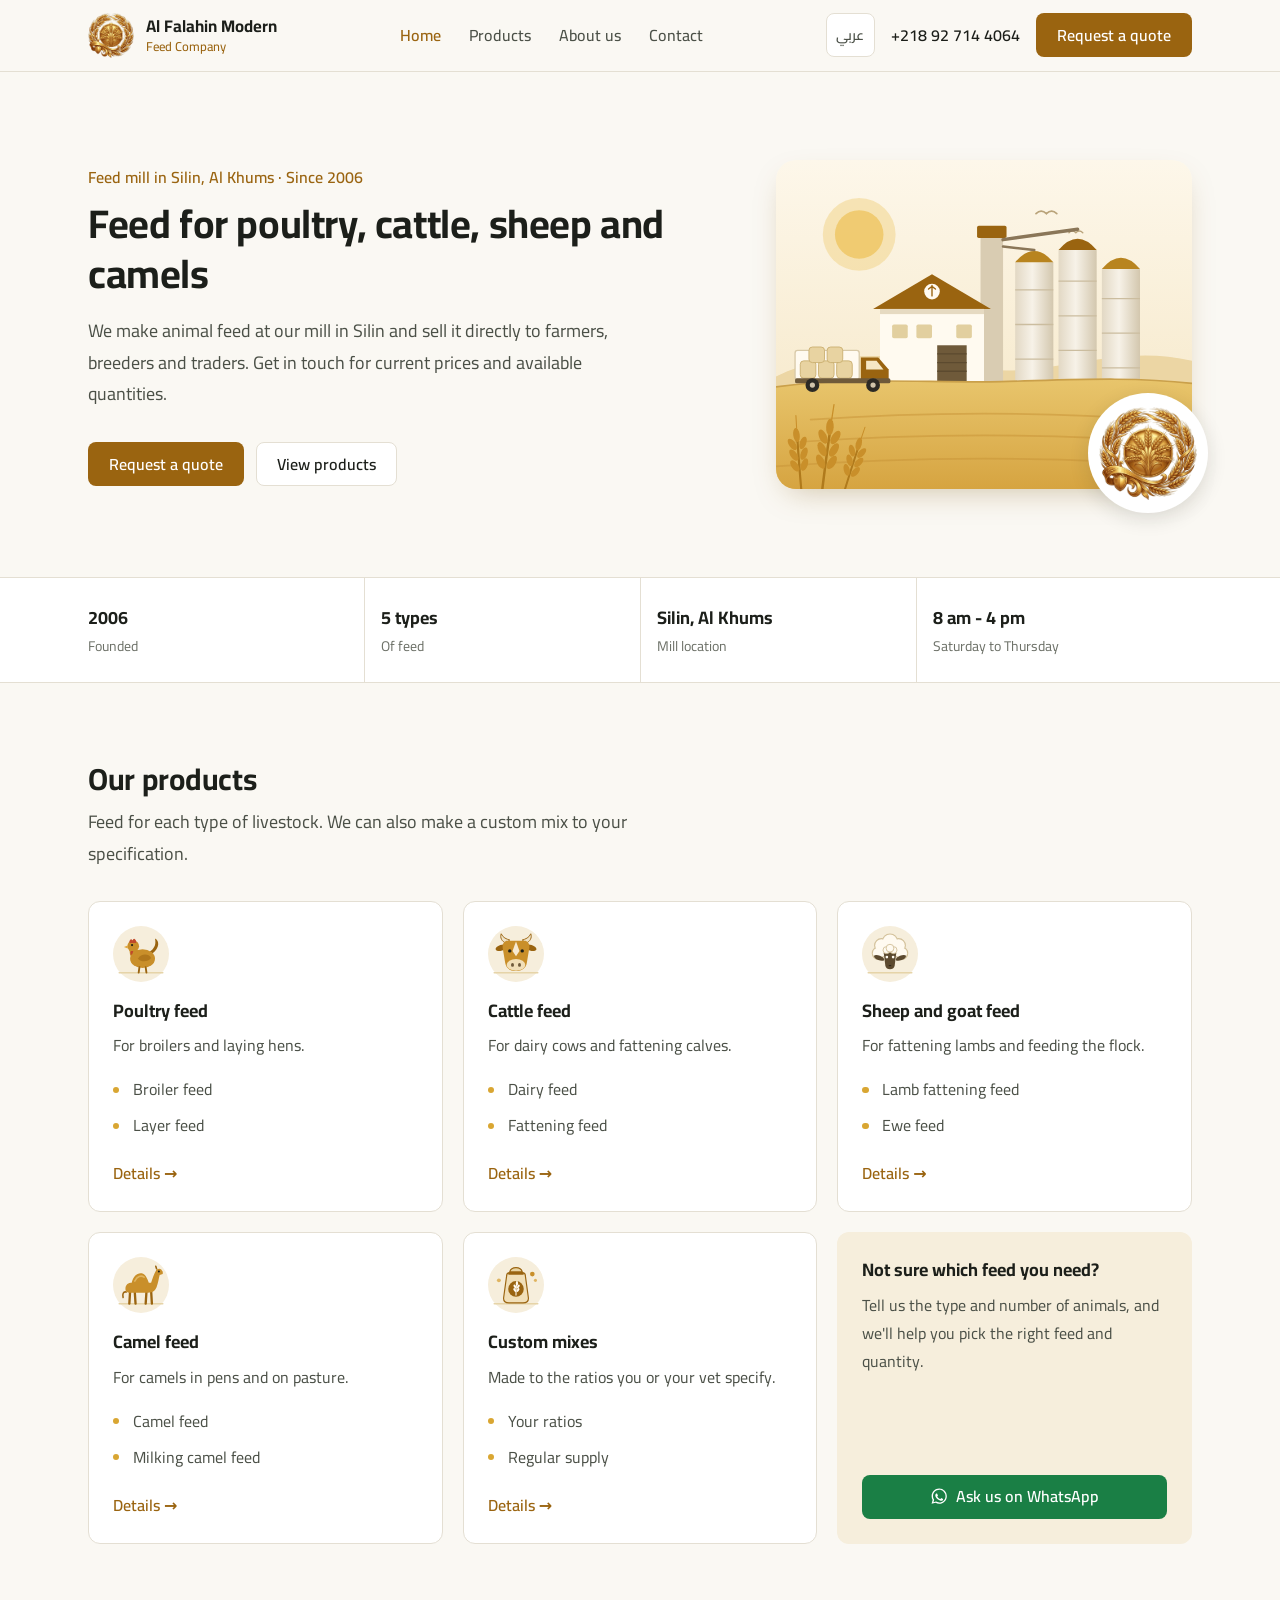
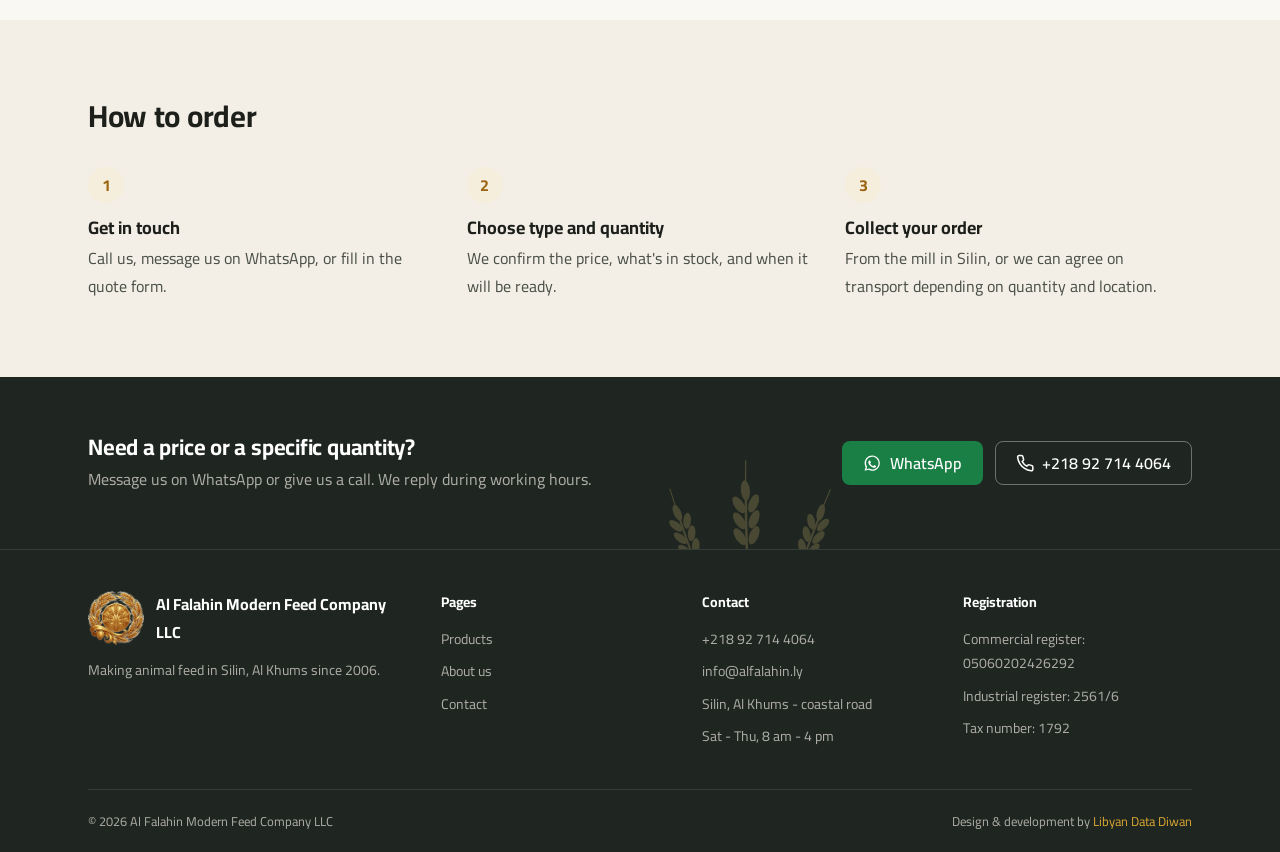
<file: index.html>
<!DOCTYPE html>
<html lang="ar" dir="rtl">
<head>
  <meta charset="UTF-8">
  <meta name="viewport" content="width=device-width, initial-scale=1, viewport-fit=cover">
  <title>شركة الفلاحين الحديثة لصناعة الأعلاف | سيلين - الخمس</title>
  <meta name="description" content="مصنع أعلاف في سيلين - الخمس منذ 2006. أعلاف للدواجن والأبقار والأغنام والإبل، وخلطات حسب الطلب">
  <script src="assets/js/language.js"></script>
  <meta name="theme-color" content="#faf8f3">
  <link rel="canonical" href="https://www.alfalahin.ly/">
  <link rel="alternate" hreflang="ar" href="https://www.alfalahin.ly/">
  <link rel="alternate" hreflang="en" href="https://www.alfalahin.ly/en/">
  <link rel="alternate" hreflang="x-default" href="https://www.alfalahin.ly/">
  <link rel="manifest" href="site.webmanifest">
  <link rel="icon" href="favicon.ico" sizes="any">
  <link rel="apple-touch-icon" href="apple-touch-icon.png">
  <meta property="og:type" content="website">
  <meta property="og:locale" content="ar_LY">
  <meta property="og:url" content="https://www.alfalahin.ly/">
  <meta property="og:title" content="شركة الفلاحين الحديثة لصناعة الأعلاف | سيلين - الخمس">
  <meta property="og:description" content="مصنع أعلاف في سيلين - الخمس منذ 2006. أعلاف للدواجن والأبقار والأغنام والإبل، وخلطات حسب الطلب">
  <meta property="og:image" content="https://www.alfalahin.ly/assets/img/icon-512.png">
  <link rel="preload" href="assets/fonts/cairo-arabic.woff2" as="font" type="font/woff2" crossorigin>
  <link rel="stylesheet" href="assets/css/base.css">
  <link rel="stylesheet" href="assets/css/components.css">
  <script type="application/ld+json">
  {
    "@context": "https://schema.org",
    "@type": "LocalBusiness",
    "name": "شركة الفلاحين الحديثة لصناعة الأعلاف ذ.م.م",
    "alternateName": "Al Falahin Modern Feed Company",
    "image": "https://www.alfalahin.ly/assets/img/icon-512.png",
    "telephone": "+218927144064",
    "email": "info@alfalahin.ly",
    "url": "https://www.alfalahin.ly/",
    "foundingDate": "2006-11-29",
    "address": {
      "@type": "PostalAddress",
      "streetAddress": "سيلين، الطريق الساحلي",
      "addressLocality": "الخمس",
      "addressCountry": "LY"
    },
    "geo": { "@type": "GeoCoordinates", "latitude": 32.638081, "longitude": 14.155843 },
    "openingHoursSpecification": {
      "@type": "OpeningHoursSpecification",
      "dayOfWeek": ["Saturday", "Sunday", "Monday", "Tuesday", "Wednesday", "Thursday"],
      "opens": "08:00",
      "closes": "16:00"
    }
  }
  </script>
</head>

<body>
  <a class="skip-link" href="#main">تخطَّ إلى المحتوى</a>

  <header class="header">
    <div class="container header__inner">
      <a class="brand" href="index.html" aria-label="شركة الفلاحين الحديثة لصناعة الأعلاف - الصفحة الرئيسية">
        <img class="brand__mark" src="assets/img/logo-128.png" alt="" width="128" height="123">
        <span class="brand__text">
          <span class="brand__name">شركة الفلاحين الحديثة</span>
          <span class="brand__sub">لصناعة الأعلاف</span>
        </span>
      </a>

      <nav class="nav" aria-label="القائمة الرئيسية">
        <ul class="nav__list">
          <li><a class="nav__link" href="index.html" aria-current="page">الرئيسية</a></li>
          <li><a class="nav__link" href="products.html">المنتجات</a></li>
          <li><a class="nav__link" href="about.html">عن الشركة</a></li>
          <li><a class="nav__link" href="contact.html">تواصل معنا</a></li>
        </ul>
      </nav>

      <div class="header__actions">
        <a class="lang-link" href="en/index.html?lang=en" hreflang="en" lang="en" title="English" aria-label="التبديل إلى الإنجليزية">EN</a>
        <a class="header__phone num" href="tel:+218927144064">092 714 4064</a>
        <a class="btn btn--primary" href="contact.html">اطلب عرض سعر</a>
        <a class="icon-btn" href="tel:+218927144064" aria-label="اتصل بنا"><svg viewBox="0 0 24 24" fill="none" stroke="currentColor" stroke-width="2" stroke-linecap="round" stroke-linejoin="round" aria-hidden="true"><path d="M22 16.92v3a2 2 0 0 1-2.18 2 19.79 19.79 0 0 1-8.63-3.07 19.5 19.5 0 0 1-6-6 19.79 19.79 0 0 1-3.07-8.67A2 2 0 0 1 4.11 2h3a2 2 0 0 1 2 1.72 12.84 12.84 0 0 0 .7 2.81 2 2 0 0 1-.45 2.11L8.09 9.91a16 16 0 0 0 6 6l1.27-1.27a2 2 0 0 1 2.11-.45 12.84 12.84 0 0 0 2.81.7A2 2 0 0 1 22 16.92z"/></svg></a>
        <a class="icon-btn icon-btn--wa" href="https://wa.me/218927144064" target="_blank" rel="noopener" aria-label="راسلنا على واتساب"><svg viewBox="0 0 24 24" fill="currentColor" aria-hidden="true"><path d="M12.04 2c-5.46 0-9.91 4.45-9.91 9.91 0 1.75.46 3.45 1.32 4.95L2.05 22l5.25-1.38c1.45.79 3.08 1.21 4.74 1.21 5.46 0 9.91-4.45 9.91-9.91 0-2.65-1.03-5.14-2.9-7.01A9.82 9.82 0 0 0 12.04 2zm.01 1.67c2.2 0 4.26.86 5.82 2.42a8.18 8.18 0 0 1 2.41 5.82c0 4.54-3.7 8.24-8.24 8.24-1.42 0-2.82-.37-4.06-1.07l-.29-.16-3.12.82.83-3.04-.19-.3a8.18 8.18 0 0 1-1.26-4.49c0-4.54 3.7-8.24 8.24-8.24zm4.52 11.66c-.25-.13-1.47-.72-1.7-.81-.23-.08-.39-.13-.56.13-.17.25-.64.81-.79.97-.14.17-.29.19-.54.06-.25-.13-1.06-.39-2.02-1.25-.75-.67-1.25-1.5-1.4-1.75-.14-.25-.02-.39.11-.51.11-.11.25-.29.38-.44.13-.14.17-.25.25-.42.08-.17.04-.31-.02-.44-.06-.13-.56-1.35-.77-1.85-.2-.49-.41-.42-.56-.43h-.48c-.17 0-.44.06-.67.31-.23.25-.88.86-.88 2.1s.9 2.44 1.03 2.61c.13.17 1.77 2.7 4.28 3.79.6.26 1.07.41 1.43.53.6.19 1.15.16 1.58.1.48-.07 1.47-.6 1.68-1.18.21-.58.21-1.07.15-1.18-.06-.1-.23-.16-.48-.28z"/></svg></a>
      </div>
    </div>
  </header>

  <main id="main">

    <section class="hero">
      <div class="container hero__inner">
        <div>
          <p class="hero__kicker">مصنع أعلاف في سيلين - الخمس، منذ 2006</p>
          <h1>أعلاف للدواجن والأبقار والأغنام والإبل</h1>
          <p class="hero__desc">نصنع الأعلاف في مصنعنا بسيلين ونبيعها مباشرة للمربين وأصحاب المزارع والتجار. تواصل معنا لمعرفة الأسعار والكميات المتوفرة</p>
          <div class="btn-group">
            <a class="btn btn--primary" href="contact.html">اطلب عرض سعر</a>
            <a class="btn btn--outline" href="products.html">تصفح المنتجات</a>
          </div>
        </div>
        <div class="hero__art">
          <img src="assets/img/hero-mill.svg" alt="" width="480" height="380">
          <div class="hero__badge">
            <img src="assets/img/logo-480.png" alt="شعار شركة الفلاحين الحديثة لصناعة الأعلاف" width="480" height="459">
          </div>
        </div>
      </div>
    </section>

    <section class="facts" aria-label="معلومات سريعة">
      <div class="container">
        <ul class="facts__list">
          <li class="facts__item"><div class="facts__value">2006</div><div class="facts__label">سنة التأسيس</div></li>
          <li class="facts__item"><div class="facts__value">5 أصناف</div><div class="facts__label">من الأعلاف</div></li>
          <li class="facts__item"><div class="facts__value">سيلين - الخمس</div><div class="facts__label">موقع المصنع</div></li>
          <li class="facts__item"><div class="facts__value">8 ص - 4 م</div><div class="facts__label">من السبت إلى الخميس</div></li>
        </ul>
      </div>
    </section>

    <section class="section">
      <div class="container">
        <div class="section-head">
          <h2>منتجاتنا</h2>
          <p>ننتج أعلاف الدواجن والأبقار والأغنام والإبل، ونوفر خلطات خاصة حسب الطلب</p>
        </div>
        <div class="cards">
          <article class="card">
            <img class="card__icon" src="assets/img/icon-poultry.svg" alt="" width="72" height="72" loading="lazy">
            <h3>أعلاف الدواجن</h3>
            <p>لدجاج اللحم والدجاج البيّاض</p>
            <ul class="ticks">
              <li>علف دجاج لاحم</li>
              <li>علف بيّاض</li>
            </ul>
            <a class="link-arrow" href="products.html#poultry">التفاصيل ←</a>
          </article>
          <article class="card">
            <img class="card__icon" src="assets/img/icon-cattle.svg" alt="" width="72" height="72" loading="lazy">
            <h3>أعلاف الأبقار</h3>
            <p>للأبقار الحلوب وعجول التسمين</p>
            <ul class="ticks">
              <li>علف حلّاب</li>
              <li>علف تسمين</li>
            </ul>
            <a class="link-arrow" href="products.html#cattle">التفاصيل ←</a>
          </article>
          <article class="card">
            <img class="card__icon" src="assets/img/icon-sheep.svg" alt="" width="72" height="72" loading="lazy">
            <h3>أعلاف الأغنام والماعز</h3>
            <p>لتسمين الخراف وتغذية القطيع</p>
            <ul class="ticks">
              <li>علف تسمين خراف</li>
              <li>علف أمهات</li>
            </ul>
            <a class="link-arrow" href="products.html#sheep">التفاصيل ←</a>
          </article>
          <article class="card">
            <img class="card__icon" src="assets/img/icon-camel.svg" alt="" width="72" height="72" loading="lazy">
            <h3>أعلاف الإبل</h3>
            <p>للإبل والنوق في الحظائر والمراعي</p>
            <ul class="ticks">
              <li>علف إبل</li>
              <li>علف نوق</li>
            </ul>
            <a class="link-arrow" href="products.html#camel">التفاصيل ←</a>
          </article>
          <article class="card">
            <img class="card__icon" src="assets/img/icon-custom.svg" alt="" width="72" height="72" loading="lazy">
            <h3>خلطات حسب الطلب</h3>
            <p>خلطة بالنسب التي تحددها أنت أو طبيبك البيطري</p>
            <ul class="ticks">
              <li>نسب تحددها أنت</li>
              <li>توريد منتظم</li>
            </ul>
            <a class="link-arrow" href="products.html#custom">التفاصيل ←</a>
          </article>
          <article class="card" style="background: var(--gold-soft); border-color: transparent;">
            <h3>لست متأكداً أي علف تحتاج؟</h3>
            <p>أخبرنا بنوع الحيوانات وعددها، ونساعدك في اختيار العلف المناسب والكمية</p>
            <a class="btn btn--wa" style="margin-top: auto;" href="https://wa.me/218927144064?text=%D8%A7%D9%84%D8%B3%D9%84%D8%A7%D9%85%20%D8%B9%D9%84%D9%8A%D9%83%D9%85%D8%8C%20%D8%A3%D8%AD%D8%AA%D8%A7%D8%AC%20%D9%85%D8%B3%D8%A7%D8%B9%D8%AF%D8%A9%20%D9%81%D9%8A%20%D8%A7%D8%AE%D8%AA%D9%8A%D8%A7%D8%B1%20%D8%A7%D9%84%D8%B9%D9%84%D9%81%20%D8%A7%D9%84%D9%85%D9%86%D8%A7%D8%B3%D8%A8" target="_blank" rel="noopener"><svg viewBox="0 0 24 24" fill="currentColor" aria-hidden="true"><path d="M12.04 2c-5.46 0-9.91 4.45-9.91 9.91 0 1.75.46 3.45 1.32 4.95L2.05 22l5.25-1.38c1.45.79 3.08 1.21 4.74 1.21 5.46 0 9.91-4.45 9.91-9.91 0-2.65-1.03-5.14-2.9-7.01A9.82 9.82 0 0 0 12.04 2zm.01 1.67c2.2 0 4.26.86 5.82 2.42a8.18 8.18 0 0 1 2.41 5.82c0 4.54-3.7 8.24-8.24 8.24-1.42 0-2.82-.37-4.06-1.07l-.29-.16-3.12.82.83-3.04-.19-.3a8.18 8.18 0 0 1-1.26-4.49c0-4.54 3.7-8.24 8.24-8.24zm4.52 11.66c-.25-.13-1.47-.72-1.7-.81-.23-.08-.39-.13-.56.13-.17.25-.64.81-.79.97-.14.17-.29.19-.54.06-.25-.13-1.06-.39-2.02-1.25-.75-.67-1.25-1.5-1.4-1.75-.14-.25-.02-.39.11-.51.11-.11.25-.29.38-.44.13-.14.17-.25.25-.42.08-.17.04-.31-.02-.44-.06-.13-.56-1.35-.77-1.85-.2-.49-.41-.42-.56-.43h-.48c-.17 0-.44.06-.67.31-.23.25-.88.86-.88 2.1s.9 2.44 1.03 2.61c.13.17 1.77 2.7 4.28 3.79.6.26 1.07.41 1.43.53.6.19 1.15.16 1.58.1.48-.07 1.47-.6 1.68-1.18.21-.58.21-1.07.15-1.18-.06-.1-.23-.16-.48-.28z"/></svg><span>اسألنا على واتساب</span></a>
          </article>
        </div>
      </div>
    </section>

    <section class="section section--sand">
      <div class="container">
        <div class="section-head">
          <h2>كيف تطلب؟</h2>
        </div>
        <ol class="steps">
          <li class="step">
            <h3>تواصل معنا</h3>
            <p>اتصل بنا أو راسلنا على واتساب، أو املأ نموذج الطلب</p>
          </li>
          <li class="step">
            <h3>حدد النوع والكمية</h3>
            <p>نؤكد لك السعر والكمية المتوفرة وموعد التجهيز</p>
          </li>
          <li class="step">
            <h3>استلم طلبك</h3>
            <p>من المصنع في سيلين، أو نتفق معك على النقل حسب الكمية والمنطقة</p>
          </li>
        </ol>
      </div>
    </section>

    <section class="cta">
      <div class="container cta__inner">
        <div>
          <h2>تحتاج سعراً أو كمية معينة؟</h2>
          <p>راسلنا على واتساب أو اتصل بنا، ونرد عليك خلال أوقات العمل</p>
        </div>
        <div class="btn-group">
          <a class="btn btn--wa" href="https://wa.me/218927144064" target="_blank" rel="noopener"><svg viewBox="0 0 24 24" fill="currentColor" aria-hidden="true"><path d="M12.04 2c-5.46 0-9.91 4.45-9.91 9.91 0 1.75.46 3.45 1.32 4.95L2.05 22l5.25-1.38c1.45.79 3.08 1.21 4.74 1.21 5.46 0 9.91-4.45 9.91-9.91 0-2.65-1.03-5.14-2.9-7.01A9.82 9.82 0 0 0 12.04 2zm.01 1.67c2.2 0 4.26.86 5.82 2.42a8.18 8.18 0 0 1 2.41 5.82c0 4.54-3.7 8.24-8.24 8.24-1.42 0-2.82-.37-4.06-1.07l-.29-.16-3.12.82.83-3.04-.19-.3a8.18 8.18 0 0 1-1.26-4.49c0-4.54 3.7-8.24 8.24-8.24zm4.52 11.66c-.25-.13-1.47-.72-1.7-.81-.23-.08-.39-.13-.56.13-.17.25-.64.81-.79.97-.14.17-.29.19-.54.06-.25-.13-1.06-.39-2.02-1.25-.75-.67-1.25-1.5-1.4-1.75-.14-.25-.02-.39.11-.51.11-.11.25-.29.38-.44.13-.14.17-.25.25-.42.08-.17.04-.31-.02-.44-.06-.13-.56-1.35-.77-1.85-.2-.49-.41-.42-.56-.43h-.48c-.17 0-.44.06-.67.31-.23.25-.88.86-.88 2.1s.9 2.44 1.03 2.61c.13.17 1.77 2.7 4.28 3.79.6.26 1.07.41 1.43.53.6.19 1.15.16 1.58.1.48-.07 1.47-.6 1.68-1.18.21-.58.21-1.07.15-1.18-.06-.1-.23-.16-.48-.28z"/></svg><span>واتساب</span></a>
          <a class="btn btn--on-dark" href="tel:+218927144064"><svg viewBox="0 0 24 24" fill="none" stroke="currentColor" stroke-width="2" stroke-linecap="round" stroke-linejoin="round" aria-hidden="true"><path d="M22 16.92v3a2 2 0 0 1-2.18 2 19.79 19.79 0 0 1-8.63-3.07 19.5 19.5 0 0 1-6-6 19.79 19.79 0 0 1-3.07-8.67A2 2 0 0 1 4.11 2h3a2 2 0 0 1 2 1.72 12.84 12.84 0 0 0 .7 2.81 2 2 0 0 1-.45 2.11L8.09 9.91a16 16 0 0 0 6 6l1.27-1.27a2 2 0 0 1 2.11-.45 12.84 12.84 0 0 0 2.81.7A2 2 0 0 1 22 16.92z"/></svg><span class="num">092 714 4064</span></a>
        </div>
      </div>
    </section>
  </main>

  <footer class="footer">
    <div class="container">
      <div class="footer__grid">
        <div>
          <div class="footer__brand">
            <img src="assets/img/logo-128.png" alt="" width="128" height="123" loading="lazy">
            <span class="footer__name">شركة الفلاحين الحديثة لصناعة الأعلاف ذ.م.م</span>
          </div>
          <p>نصنع الأعلاف في سيلين - الخمس منذ 2006</p>
        </div>

        <div>
          <div class="footer__title">الصفحات</div>
          <div class="footer__links">
            <a href="products.html">المنتجات</a>
            <a href="about.html">عن الشركة</a>
            <a href="contact.html">تواصل معنا</a>
          </div>
        </div>

        <div>
          <div class="footer__title">التواصل</div>
          <div class="footer__links">
            <a class="num" href="tel:+218927144064">092 714 4064</a>
            <a href="mailto:info@alfalahin.ly">info@alfalahin.ly</a>
            <a href="https://maps.app.goo.gl/Mk593WjEitY1s3hG9" target="_blank" rel="noopener">سيلين - الخمس، الطريق الساحلي</a>
            <span>السبت - الخميس، 8 ص - 4 م</span>
          </div>
        </div>

        <div>
          <div class="footer__title">بيانات التسجيل</div>
          <div class="footer__links">
            <span>السجل التجاري: <span class="num">05060202426292</span></span>
            <span>السجل الصناعي: <span class="num">2561/6</span></span>
            <span>الرقم الضريبي: <span class="num">1792</span></span>
          </div>
        </div>
      </div>

      <div class="footer__bottom">
        <p>© 2026 شركة الفلاحين الحديثة لصناعة الأعلاف ذ.م.م</p>
        <p>تصميم وتطوير <a href="https://ldd.ly" target="_blank" rel="noopener">ديوان البيانات الليبي</a></p>
      </div>
    </div>
  </footer>

  <nav class="tabbar" aria-label="التنقل في الهاتف">
    <div class="tabbar__inner">
      <a class="tab" href="index.html" aria-current="page">
        <svg viewBox="0 0 24 24" fill="none" stroke="currentColor" stroke-linecap="round" stroke-linejoin="round" aria-hidden="true"><path d="M3 10.5 12 3l9 7.5"/><path d="M5.5 9.5V20a1 1 0 0 0 1 1H10v-6h4v6h3.5a1 1 0 0 0 1-1V9.5"/></svg>
        <span>الرئيسية</span>
      </a>
      <a class="tab" href="products.html">
        <svg viewBox="0 0 24 24" fill="none" stroke="currentColor" stroke-linecap="round" stroke-linejoin="round" aria-hidden="true"><path d="M21 16V8a2 2 0 0 0-1-1.73l-7-4a2 2 0 0 0-2 0l-7 4A2 2 0 0 0 3 8v8a2 2 0 0 0 1 1.73l7 4a2 2 0 0 0 2 0l7-4A2 2 0 0 0 21 16z"/><path d="M3.27 6.96 12 12.01l8.73-5.05M12 22.08V12"/></svg>
        <span>المنتجات</span>
      </a>
      <a class="tab" href="about.html">
        <svg viewBox="0 0 24 24" fill="none" stroke="currentColor" stroke-linecap="round" stroke-linejoin="round" aria-hidden="true"><circle cx="12" cy="12" r="10"/><path d="M12 16v-4M12 8h.01"/></svg>
        <span>عن الشركة</span>
      </a>
      <a class="tab" href="contact.html">
        <svg viewBox="0 0 24 24" fill="none" stroke="currentColor" stroke-linecap="round" stroke-linejoin="round" aria-hidden="true"><path d="M21 12a8.5 8.5 0 0 1-12.3 7.6L3.5 21l1.4-5A8.5 8.5 0 1 1 21 12z"/></svg>
        <span>تواصل</span>
      </a>
    </div>
  </nav>

  <script src="assets/js/main.js" defer></script>
</body>
</html>
</file>
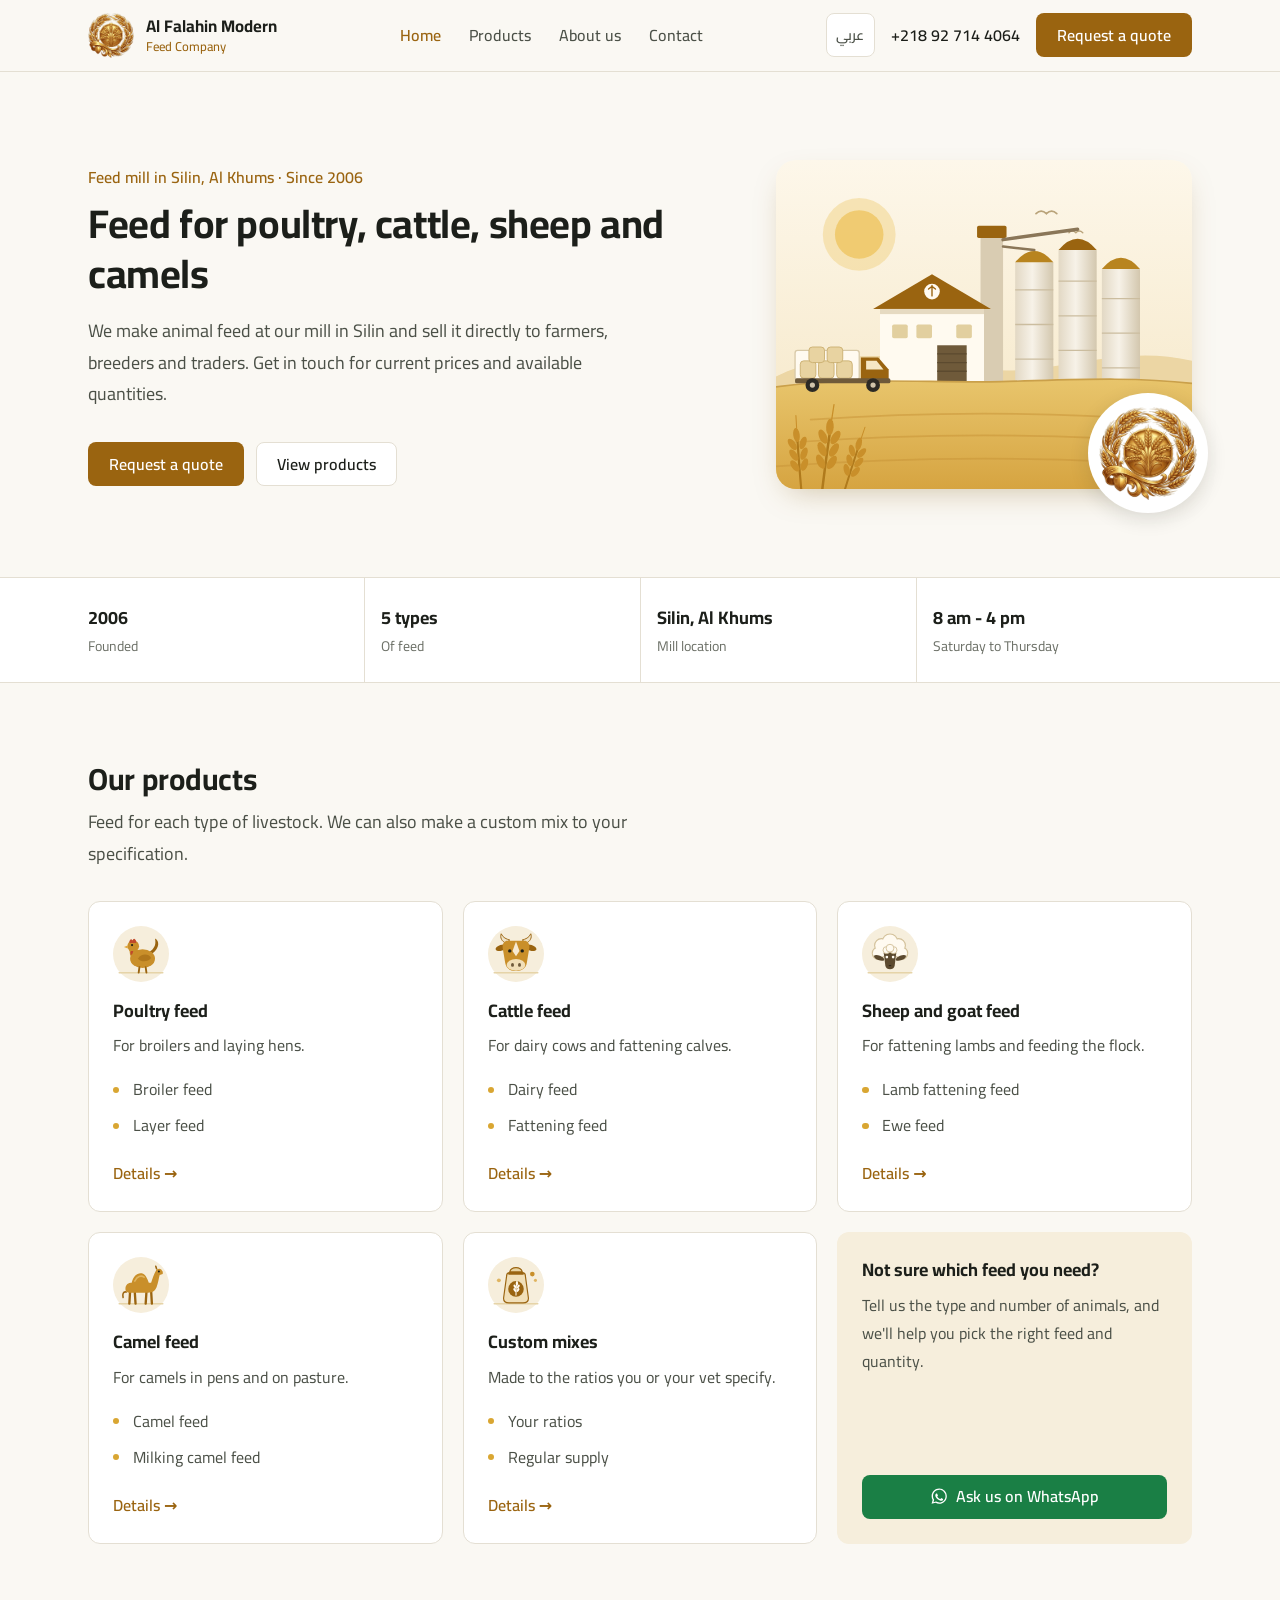
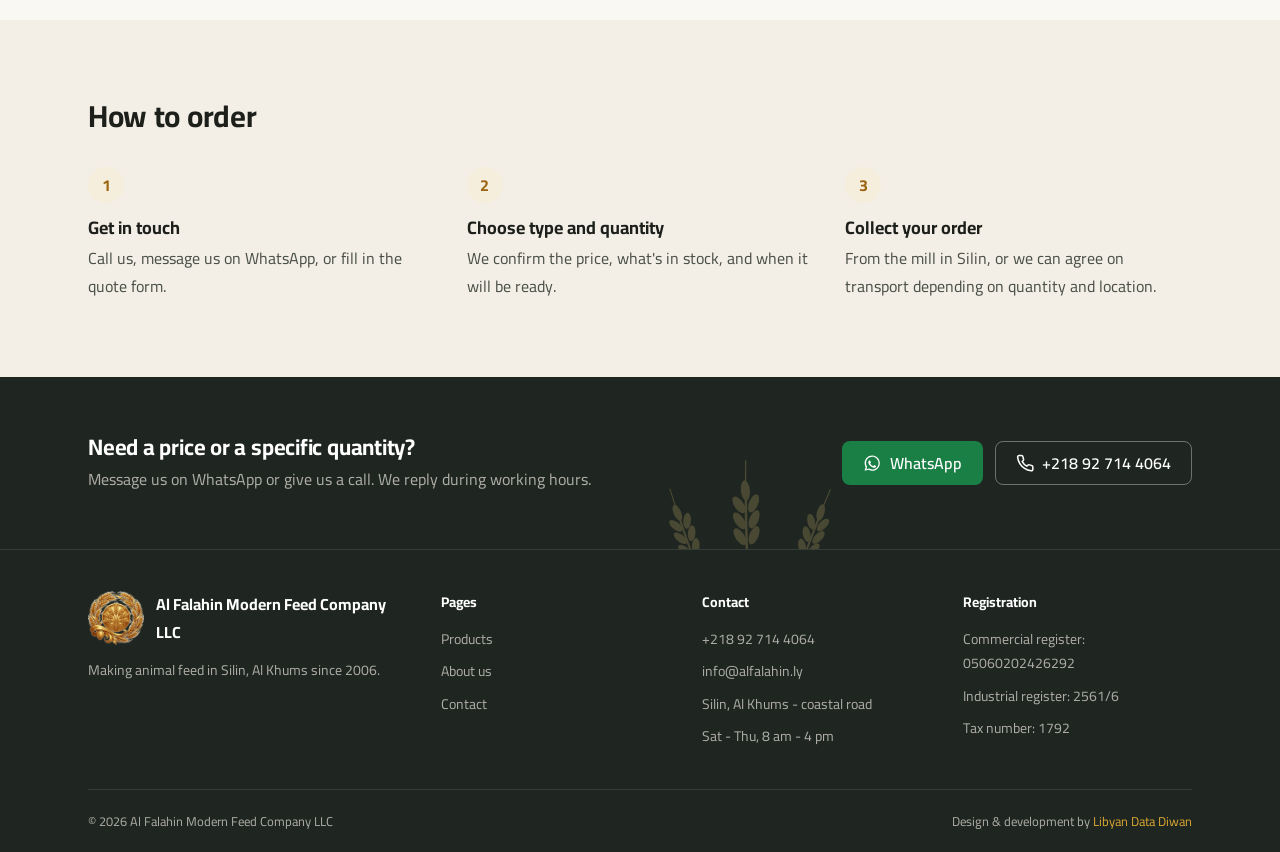
<file: en/index.html>
<!DOCTYPE html>
<html lang="en" dir="ltr">
<head>
  <meta charset="UTF-8">
  <meta name="viewport" content="width=device-width, initial-scale=1, viewport-fit=cover">
  <title>Al Falahin Modern Feed Company | Silin, Al Khums, Libya</title>
  <meta name="description" content="Feed mill in Silin, Al Khums, Libya, since 2006. Feed for poultry, cattle, sheep, goats and camels, plus custom mixes.">
  <meta name="theme-color" content="#faf8f3">
  <link rel="canonical" href="https://www.alfalahin.ly/en/">
  <link rel="alternate" hreflang="ar" href="https://www.alfalahin.ly/">
  <link rel="alternate" hreflang="en" href="https://www.alfalahin.ly/en/">
  <link rel="alternate" hreflang="x-default" href="https://www.alfalahin.ly/">
  <link rel="manifest" href="../site.webmanifest">
  <link rel="icon" href="../favicon.ico" sizes="any">
  <link rel="apple-touch-icon" href="../apple-touch-icon.png">
  <meta property="og:type" content="website">
  <meta property="og:locale" content="en_US">
  <meta property="og:url" content="https://www.alfalahin.ly/en/">
  <meta property="og:title" content="Al Falahin Modern Feed Company | Silin, Al Khums, Libya">
  <meta property="og:description" content="Feed mill in Silin, Al Khums, Libya, since 2006. Feed for poultry, cattle, sheep, goats and camels, plus custom mixes.">
  <meta property="og:image" content="https://www.alfalahin.ly/assets/img/icon-512.png">
  <link rel="preload" href="../assets/fonts/cairo-latin.woff2" as="font" type="font/woff2" crossorigin>
  <link rel="stylesheet" href="../assets/css/base.css">
  <link rel="stylesheet" href="../assets/css/components.css">
  <script type="application/ld+json">
  {
    "@context": "https://schema.org",
    "@type": "LocalBusiness",
    "name": "شركة الفلاحين الحديثة لصناعة الأعلاف ذ.م.م",
    "alternateName": "Al Falahin Modern Feed Company",
    "image": "https://www.alfalahin.ly/assets/img/icon-512.png",
    "telephone": "+218927144064",
    "email": "info@alfalahin.ly",
    "url": "https://www.alfalahin.ly/en/",
    "foundingDate": "2006-11-29",
    "address": {
      "@type": "PostalAddress",
      "streetAddress": "Silin, coastal road",
      "addressLocality": "Al Khums",
      "addressCountry": "LY"
    },
    "geo": { "@type": "GeoCoordinates", "latitude": 32.638081, "longitude": 14.155843 },
    "openingHoursSpecification": {
      "@type": "OpeningHoursSpecification",
      "dayOfWeek": ["Saturday", "Sunday", "Monday", "Tuesday", "Wednesday", "Thursday"],
      "opens": "08:00",
      "closes": "16:00"
    }
  }
  </script>
</head>

<body>
  <a class="skip-link" href="#main">Skip to content</a>

  <header class="header">
    <div class="container header__inner">
      <a class="brand" href="index.html" aria-label="Al Falahin Modern Feed Company - home">
        <img class="brand__mark" src="../assets/img/logo-128.png" alt="" width="128" height="123">
        <span class="brand__text">
          <span class="brand__name">Al Falahin Modern</span>
          <span class="brand__sub">Feed Company</span>
        </span>
      </a>

      <nav class="nav" aria-label="Main menu">
        <ul class="nav__list">
          <li><a class="nav__link" href="index.html" aria-current="page">Home</a></li>
          <li><a class="nav__link" href="products.html">Products</a></li>
          <li><a class="nav__link" href="about.html">About us</a></li>
          <li><a class="nav__link" href="contact.html">Contact</a></li>
        </ul>
      </nav>

      <div class="header__actions">
        <a class="lang-link" href="../index.html?lang=ar" hreflang="ar" lang="ar" title="العربية" aria-label="Switch to Arabic">عربي</a>
        <a class="header__phone num" href="tel:+218927144064">+218 92 714 4064</a>
        <a class="btn btn--primary" href="contact.html">Request a quote</a>
        <a class="icon-btn" href="tel:+218927144064" aria-label="Call us"><svg viewBox="0 0 24 24" fill="none" stroke="currentColor" stroke-width="2" stroke-linecap="round" stroke-linejoin="round" aria-hidden="true"><path d="M22 16.92v3a2 2 0 0 1-2.18 2 19.79 19.79 0 0 1-8.63-3.07 19.5 19.5 0 0 1-6-6 19.79 19.79 0 0 1-3.07-8.67A2 2 0 0 1 4.11 2h3a2 2 0 0 1 2 1.72 12.84 12.84 0 0 0 .7 2.81 2 2 0 0 1-.45 2.11L8.09 9.91a16 16 0 0 0 6 6l1.27-1.27a2 2 0 0 1 2.11-.45 12.84 12.84 0 0 0 2.81.7A2 2 0 0 1 22 16.92z"/></svg></a>
        <a class="icon-btn icon-btn--wa" href="https://wa.me/218927144064" target="_blank" rel="noopener" aria-label="Message us on WhatsApp"><svg viewBox="0 0 24 24" fill="currentColor" aria-hidden="true"><path d="M12.04 2c-5.46 0-9.91 4.45-9.91 9.91 0 1.75.46 3.45 1.32 4.95L2.05 22l5.25-1.38c1.45.79 3.08 1.21 4.74 1.21 5.46 0 9.91-4.45 9.91-9.91 0-2.65-1.03-5.14-2.9-7.01A9.82 9.82 0 0 0 12.04 2zm.01 1.67c2.2 0 4.26.86 5.82 2.42a8.18 8.18 0 0 1 2.41 5.82c0 4.54-3.7 8.24-8.24 8.24-1.42 0-2.82-.37-4.06-1.07l-.29-.16-3.12.82.83-3.04-.19-.3a8.18 8.18 0 0 1-1.26-4.49c0-4.54 3.7-8.24 8.24-8.24zm4.52 11.66c-.25-.13-1.47-.72-1.7-.81-.23-.08-.39-.13-.56.13-.17.25-.64.81-.79.97-.14.17-.29.19-.54.06-.25-.13-1.06-.39-2.02-1.25-.75-.67-1.25-1.5-1.4-1.75-.14-.25-.02-.39.11-.51.11-.11.25-.29.38-.44.13-.14.17-.25.25-.42.08-.17.04-.31-.02-.44-.06-.13-.56-1.35-.77-1.85-.2-.49-.41-.42-.56-.43h-.48c-.17 0-.44.06-.67.31-.23.25-.88.86-.88 2.1s.9 2.44 1.03 2.61c.13.17 1.77 2.7 4.28 3.79.6.26 1.07.41 1.43.53.6.19 1.15.16 1.58.1.48-.07 1.47-.6 1.68-1.18.21-.58.21-1.07.15-1.18-.06-.1-.23-.16-.48-.28z"/></svg></a>
      </div>
    </div>
  </header>

  <main id="main">

    <section class="hero">
      <div class="container hero__inner">
        <div>
          <p class="hero__kicker">Feed mill in Silin, Al Khums · Since 2006</p>
          <h1>Feed for poultry, cattle, sheep and camels</h1>
          <p class="hero__desc">We make animal feed at our mill in Silin and sell it directly to farmers, breeders and traders. Get in touch for current prices and available quantities.</p>
          <div class="btn-group">
            <a class="btn btn--primary" href="contact.html">Request a quote</a>
            <a class="btn btn--outline" href="products.html">View products</a>
          </div>
        </div>
        <div class="hero__art">
          <img src="../assets/img/hero-mill.svg" alt="" width="480" height="380">
          <div class="hero__badge">
            <img src="../assets/img/logo-480.png" alt="Al Falahin Modern Feed Company logo" width="480" height="459">
          </div>
        </div>
      </div>
    </section>

    <section class="facts" aria-label="Key facts">
      <div class="container">
        <ul class="facts__list">
          <li class="facts__item"><div class="facts__value">2006</div><div class="facts__label">Founded</div></li>
          <li class="facts__item"><div class="facts__value">5 types</div><div class="facts__label">Of feed</div></li>
          <li class="facts__item"><div class="facts__value">Silin, Al Khums</div><div class="facts__label">Mill location</div></li>
          <li class="facts__item"><div class="facts__value">8 am - 4 pm</div><div class="facts__label">Saturday to Thursday</div></li>
        </ul>
      </div>
    </section>

    <section class="section">
      <div class="container">
        <div class="section-head">
          <h2>Our products</h2>
          <p>Feed for each type of livestock. We can also make a custom mix to your specification.</p>
        </div>
        <div class="cards">
          <article class="card">
            <img class="card__icon" src="../assets/img/icon-poultry.svg" alt="" width="72" height="72" loading="lazy">
            <h3>Poultry feed</h3>
            <p>For broilers and laying hens.</p>
            <ul class="ticks">
              <li>Broiler feed</li>
              <li>Layer feed</li>
            </ul>
            <a class="link-arrow" href="products.html#poultry">Details →</a>
          </article>
          <article class="card">
            <img class="card__icon" src="../assets/img/icon-cattle.svg" alt="" width="72" height="72" loading="lazy">
            <h3>Cattle feed</h3>
            <p>For dairy cows and fattening calves.</p>
            <ul class="ticks">
              <li>Dairy feed</li>
              <li>Fattening feed</li>
            </ul>
            <a class="link-arrow" href="products.html#cattle">Details →</a>
          </article>
          <article class="card">
            <img class="card__icon" src="../assets/img/icon-sheep.svg" alt="" width="72" height="72" loading="lazy">
            <h3>Sheep and goat feed</h3>
            <p>For fattening lambs and feeding the flock.</p>
            <ul class="ticks">
              <li>Lamb fattening feed</li>
              <li>Ewe feed</li>
            </ul>
            <a class="link-arrow" href="products.html#sheep">Details →</a>
          </article>
          <article class="card">
            <img class="card__icon" src="../assets/img/icon-camel.svg" alt="" width="72" height="72" loading="lazy">
            <h3>Camel feed</h3>
            <p>For camels in pens and on pasture.</p>
            <ul class="ticks">
              <li>Camel feed</li>
              <li>Milking camel feed</li>
            </ul>
            <a class="link-arrow" href="products.html#camel">Details →</a>
          </article>
          <article class="card">
            <img class="card__icon" src="../assets/img/icon-custom.svg" alt="" width="72" height="72" loading="lazy">
            <h3>Custom mixes</h3>
            <p>Made to the ratios you or your vet specify.</p>
            <ul class="ticks">
              <li>Your ratios</li>
              <li>Regular supply</li>
            </ul>
            <a class="link-arrow" href="products.html#custom">Details →</a>
          </article>
          <article class="card" style="background: var(--gold-soft); border-color: transparent;">
            <h3>Not sure which feed you need?</h3>
            <p>Tell us the type and number of animals, and we'll help you pick the right feed and quantity.</p>
            <a class="btn btn--wa" style="margin-top: auto;" href="https://wa.me/218927144064?text=Hello%2C%20I%20need%20help%20choosing%20the%20right%20feed" target="_blank" rel="noopener"><svg viewBox="0 0 24 24" fill="currentColor" aria-hidden="true"><path d="M12.04 2c-5.46 0-9.91 4.45-9.91 9.91 0 1.75.46 3.45 1.32 4.95L2.05 22l5.25-1.38c1.45.79 3.08 1.21 4.74 1.21 5.46 0 9.91-4.45 9.91-9.91 0-2.65-1.03-5.14-2.9-7.01A9.82 9.82 0 0 0 12.04 2zm.01 1.67c2.2 0 4.26.86 5.82 2.42a8.18 8.18 0 0 1 2.41 5.82c0 4.54-3.7 8.24-8.24 8.24-1.42 0-2.82-.37-4.06-1.07l-.29-.16-3.12.82.83-3.04-.19-.3a8.18 8.18 0 0 1-1.26-4.49c0-4.54 3.7-8.24 8.24-8.24zm4.52 11.66c-.25-.13-1.47-.72-1.7-.81-.23-.08-.39-.13-.56.13-.17.25-.64.81-.79.97-.14.17-.29.19-.54.06-.25-.13-1.06-.39-2.02-1.25-.75-.67-1.25-1.5-1.4-1.75-.14-.25-.02-.39.11-.51.11-.11.25-.29.38-.44.13-.14.17-.25.25-.42.08-.17.04-.31-.02-.44-.06-.13-.56-1.35-.77-1.85-.2-.49-.41-.42-.56-.43h-.48c-.17 0-.44.06-.67.31-.23.25-.88.86-.88 2.1s.9 2.44 1.03 2.61c.13.17 1.77 2.7 4.28 3.79.6.26 1.07.41 1.43.53.6.19 1.15.16 1.58.1.48-.07 1.47-.6 1.68-1.18.21-.58.21-1.07.15-1.18-.06-.1-.23-.16-.48-.28z"/></svg><span>Ask us on WhatsApp</span></a>
          </article>
        </div>
      </div>
    </section>

    <section class="section section--sand">
      <div class="container">
        <div class="section-head">
          <h2>How to order</h2>
        </div>
        <ol class="steps">
          <li class="step">
            <h3>Get in touch</h3>
            <p>Call us, message us on WhatsApp, or fill in the quote form.</p>
          </li>
          <li class="step">
            <h3>Choose type and quantity</h3>
            <p>We confirm the price, what's in stock, and when it will be ready.</p>
          </li>
          <li class="step">
            <h3>Collect your order</h3>
            <p>From the mill in Silin, or we can agree on transport depending on quantity and location.</p>
          </li>
        </ol>
      </div>
    </section>

    <section class="cta">
      <div class="container cta__inner">
        <div>
          <h2>Need a price or a specific quantity?</h2>
          <p>Message us on WhatsApp or give us a call. We reply during working hours.</p>
        </div>
        <div class="btn-group">
          <a class="btn btn--wa" href="https://wa.me/218927144064" target="_blank" rel="noopener"><svg viewBox="0 0 24 24" fill="currentColor" aria-hidden="true"><path d="M12.04 2c-5.46 0-9.91 4.45-9.91 9.91 0 1.75.46 3.45 1.32 4.95L2.05 22l5.25-1.38c1.45.79 3.08 1.21 4.74 1.21 5.46 0 9.91-4.45 9.91-9.91 0-2.65-1.03-5.14-2.9-7.01A9.82 9.82 0 0 0 12.04 2zm.01 1.67c2.2 0 4.26.86 5.82 2.42a8.18 8.18 0 0 1 2.41 5.82c0 4.54-3.7 8.24-8.24 8.24-1.42 0-2.82-.37-4.06-1.07l-.29-.16-3.12.82.83-3.04-.19-.3a8.18 8.18 0 0 1-1.26-4.49c0-4.54 3.7-8.24 8.24-8.24zm4.52 11.66c-.25-.13-1.47-.72-1.7-.81-.23-.08-.39-.13-.56.13-.17.25-.64.81-.79.97-.14.17-.29.19-.54.06-.25-.13-1.06-.39-2.02-1.25-.75-.67-1.25-1.5-1.4-1.75-.14-.25-.02-.39.11-.51.11-.11.25-.29.38-.44.13-.14.17-.25.25-.42.08-.17.04-.31-.02-.44-.06-.13-.56-1.35-.77-1.85-.2-.49-.41-.42-.56-.43h-.48c-.17 0-.44.06-.67.31-.23.25-.88.86-.88 2.1s.9 2.44 1.03 2.61c.13.17 1.77 2.7 4.28 3.79.6.26 1.07.41 1.43.53.6.19 1.15.16 1.58.1.48-.07 1.47-.6 1.68-1.18.21-.58.21-1.07.15-1.18-.06-.1-.23-.16-.48-.28z"/></svg><span>WhatsApp</span></a>
          <a class="btn btn--on-dark" href="tel:+218927144064"><svg viewBox="0 0 24 24" fill="none" stroke="currentColor" stroke-width="2" stroke-linecap="round" stroke-linejoin="round" aria-hidden="true"><path d="M22 16.92v3a2 2 0 0 1-2.18 2 19.79 19.79 0 0 1-8.63-3.07 19.5 19.5 0 0 1-6-6 19.79 19.79 0 0 1-3.07-8.67A2 2 0 0 1 4.11 2h3a2 2 0 0 1 2 1.72 12.84 12.84 0 0 0 .7 2.81 2 2 0 0 1-.45 2.11L8.09 9.91a16 16 0 0 0 6 6l1.27-1.27a2 2 0 0 1 2.11-.45 12.84 12.84 0 0 0 2.81.7A2 2 0 0 1 22 16.92z"/></svg><span class="num">+218 92 714 4064</span></a>
        </div>
      </div>
    </section>
  </main>

  <footer class="footer">
    <div class="container">
      <div class="footer__grid">
        <div>
          <div class="footer__brand">
            <img src="../assets/img/logo-128.png" alt="" width="128" height="123" loading="lazy">
            <span class="footer__name">Al Falahin Modern Feed Company LLC</span>
          </div>
          <p>Making animal feed in Silin, Al Khums since 2006.</p>
        </div>

        <div>
          <div class="footer__title">Pages</div>
          <div class="footer__links">
            <a href="products.html">Products</a>
            <a href="about.html">About us</a>
            <a href="contact.html">Contact</a>
          </div>
        </div>

        <div>
          <div class="footer__title">Contact</div>
          <div class="footer__links">
            <a class="num" href="tel:+218927144064">+218 92 714 4064</a>
            <a href="mailto:info@alfalahin.ly">info@alfalahin.ly</a>
            <a href="https://maps.app.goo.gl/Mk593WjEitY1s3hG9" target="_blank" rel="noopener">Silin, Al Khums - coastal road</a>
            <span>Sat - Thu, 8 am - 4 pm</span>
          </div>
        </div>

        <div>
          <div class="footer__title">Registration</div>
          <div class="footer__links">
            <span>Commercial register: <span class="num">05060202426292</span></span>
            <span>Industrial register: <span class="num">2561/6</span></span>
            <span>Tax number: <span class="num">1792</span></span>
          </div>
        </div>
      </div>

      <div class="footer__bottom">
        <p>© 2026 Al Falahin Modern Feed Company LLC</p>
        <p>Design &amp; development by <a href="https://ldd.ly" target="_blank" rel="noopener">Libyan Data Diwan</a></p>
      </div>
    </div>
  </footer>

  <nav class="tabbar" aria-label="Mobile navigation">
    <div class="tabbar__inner">
      <a class="tab" href="index.html" aria-current="page">
        <svg viewBox="0 0 24 24" fill="none" stroke="currentColor" stroke-linecap="round" stroke-linejoin="round" aria-hidden="true"><path d="M3 10.5 12 3l9 7.5"/><path d="M5.5 9.5V20a1 1 0 0 0 1 1H10v-6h4v6h3.5a1 1 0 0 0 1-1V9.5"/></svg>
        <span>Home</span>
      </a>
      <a class="tab" href="products.html">
        <svg viewBox="0 0 24 24" fill="none" stroke="currentColor" stroke-linecap="round" stroke-linejoin="round" aria-hidden="true"><path d="M21 16V8a2 2 0 0 0-1-1.73l-7-4a2 2 0 0 0-2 0l-7 4A2 2 0 0 0 3 8v8a2 2 0 0 0 1 1.73l7 4a2 2 0 0 0 2 0l7-4A2 2 0 0 0 21 16z"/><path d="M3.27 6.96 12 12.01l8.73-5.05M12 22.08V12"/></svg>
        <span>Products</span>
      </a>
      <a class="tab" href="about.html">
        <svg viewBox="0 0 24 24" fill="none" stroke="currentColor" stroke-linecap="round" stroke-linejoin="round" aria-hidden="true"><circle cx="12" cy="12" r="10"/><path d="M12 16v-4M12 8h.01"/></svg>
        <span>About</span>
      </a>
      <a class="tab" href="contact.html">
        <svg viewBox="0 0 24 24" fill="none" stroke="currentColor" stroke-linecap="round" stroke-linejoin="round" aria-hidden="true"><path d="M21 12a8.5 8.5 0 0 1-12.3 7.6L3.5 21l1.4-5A8.5 8.5 0 1 1 21 12z"/></svg>
        <span>Contact</span>
      </a>
    </div>
  </nav>

  <script src="../assets/js/main.js" defer></script>
</body>
</html>
</file>
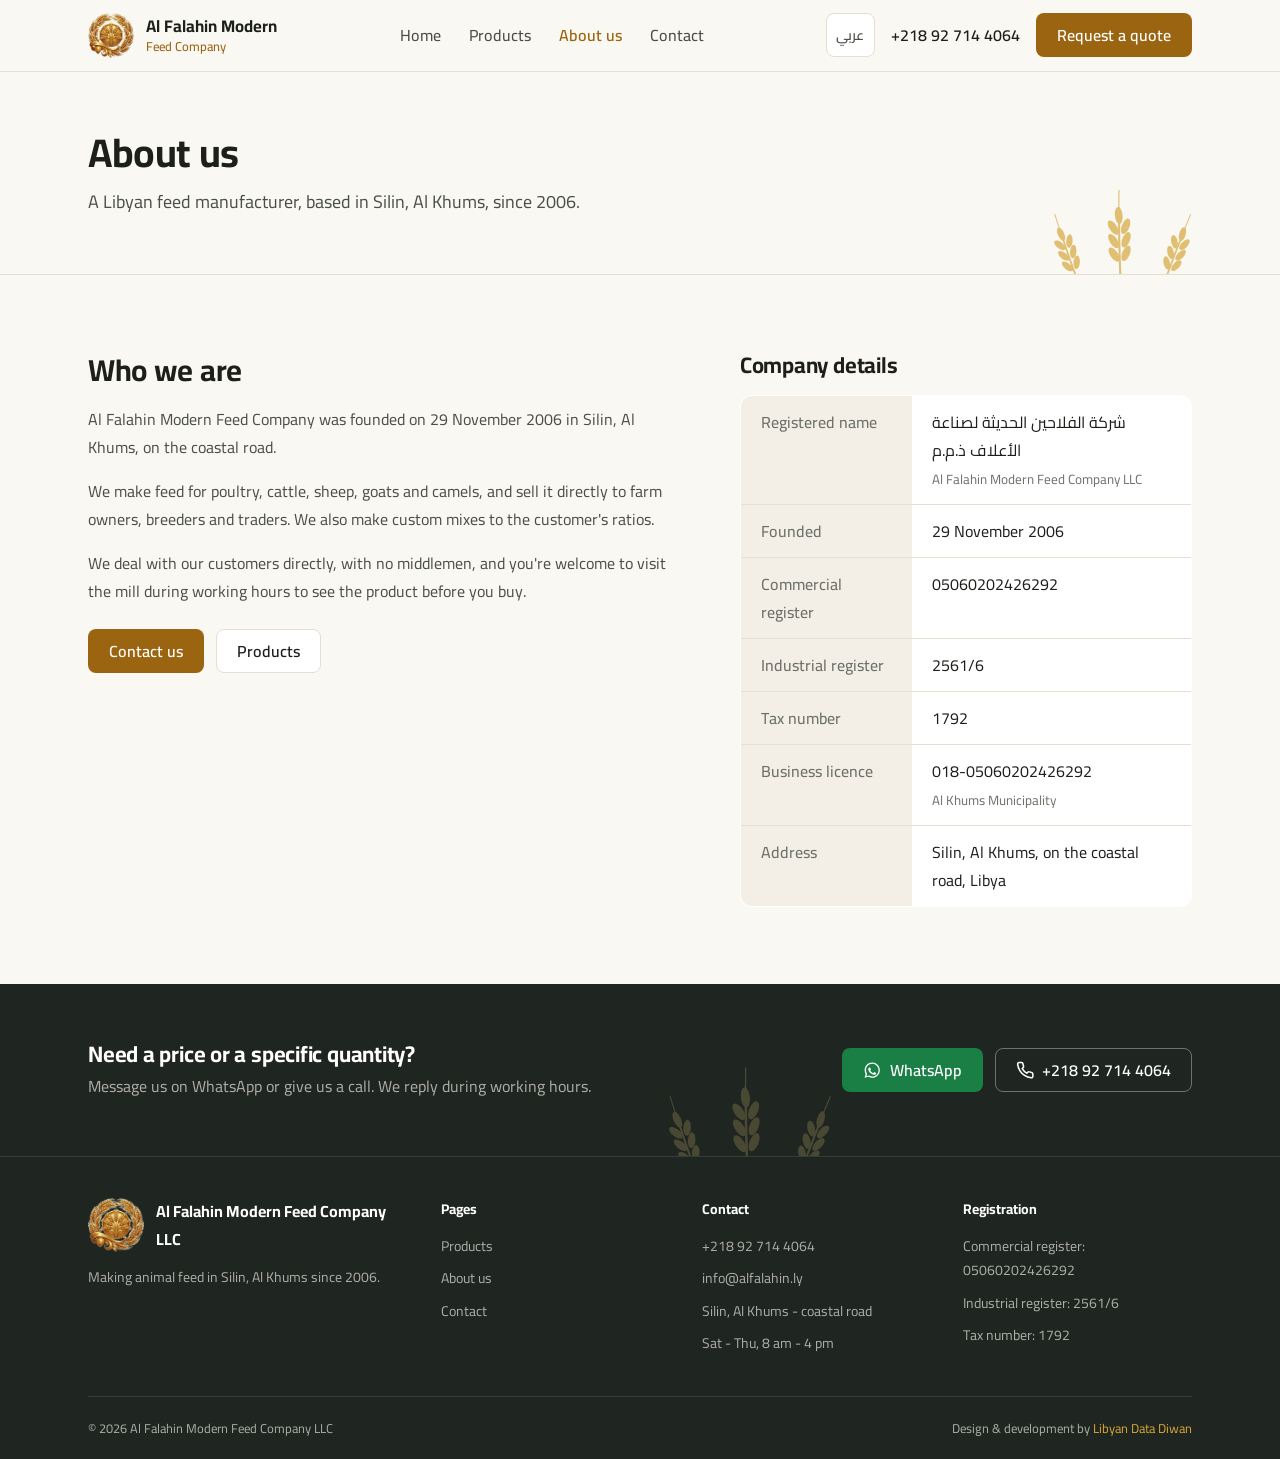
<file: about.html>
<!DOCTYPE html>
<html lang="ar" dir="rtl">
<head>
  <meta charset="UTF-8">
  <meta name="viewport" content="width=device-width, initial-scale=1, viewport-fit=cover">
  <title>عن الشركة | شركة الفلاحين الحديثة لصناعة الأعلاف</title>
  <meta name="description" content="شركة الفلاحين الحديثة لصناعة الأعلاف ذ.م.م، تأسست عام 2006 في سيلين - الخمس. بيانات الشركة والتسجيل">
  <script src="assets/js/language.js"></script>
  <meta name="theme-color" content="#faf8f3">
  <link rel="canonical" href="https://www.alfalahin.ly/about.html">
  <link rel="alternate" hreflang="ar" href="https://www.alfalahin.ly/about.html">
  <link rel="alternate" hreflang="en" href="https://www.alfalahin.ly/en/about.html">
  <link rel="alternate" hreflang="x-default" href="https://www.alfalahin.ly/about.html">
  <link rel="manifest" href="site.webmanifest">
  <link rel="icon" href="favicon.ico" sizes="any">
  <link rel="apple-touch-icon" href="apple-touch-icon.png">
  <meta property="og:type" content="website">
  <meta property="og:locale" content="ar_LY">
  <meta property="og:url" content="https://www.alfalahin.ly/about.html">
  <meta property="og:title" content="عن الشركة | شركة الفلاحين الحديثة لصناعة الأعلاف">
  <meta property="og:description" content="شركة الفلاحين الحديثة لصناعة الأعلاف ذ.م.م، تأسست عام 2006 في سيلين - الخمس. بيانات الشركة والتسجيل">
  <meta property="og:image" content="https://www.alfalahin.ly/assets/img/icon-512.png">
  <link rel="preload" href="assets/fonts/cairo-arabic.woff2" as="font" type="font/woff2" crossorigin>
  <link rel="stylesheet" href="assets/css/base.css">
  <link rel="stylesheet" href="assets/css/components.css">
</head>

<body>
  <a class="skip-link" href="#main">تخطَّ إلى المحتوى</a>

  <header class="header">
    <div class="container header__inner">
      <a class="brand" href="index.html" aria-label="شركة الفلاحين الحديثة لصناعة الأعلاف - الصفحة الرئيسية">
        <img class="brand__mark" src="assets/img/logo-128.png" alt="" width="128" height="123">
        <span class="brand__text">
          <span class="brand__name">شركة الفلاحين الحديثة</span>
          <span class="brand__sub">لصناعة الأعلاف</span>
        </span>
      </a>

      <nav class="nav" aria-label="القائمة الرئيسية">
        <ul class="nav__list">
          <li><a class="nav__link" href="index.html">الرئيسية</a></li>
          <li><a class="nav__link" href="products.html">المنتجات</a></li>
          <li><a class="nav__link" href="about.html" aria-current="page">عن الشركة</a></li>
          <li><a class="nav__link" href="contact.html">تواصل معنا</a></li>
        </ul>
      </nav>

      <div class="header__actions">
        <a class="lang-link" href="en/about.html?lang=en" hreflang="en" lang="en" title="English" aria-label="التبديل إلى الإنجليزية">EN</a>
        <a class="header__phone num" href="tel:+218927144064">092 714 4064</a>
        <a class="btn btn--primary" href="contact.html">اطلب عرض سعر</a>
        <a class="icon-btn" href="tel:+218927144064" aria-label="اتصل بنا"><svg viewBox="0 0 24 24" fill="none" stroke="currentColor" stroke-width="2" stroke-linecap="round" stroke-linejoin="round" aria-hidden="true"><path d="M22 16.92v3a2 2 0 0 1-2.18 2 19.79 19.79 0 0 1-8.63-3.07 19.5 19.5 0 0 1-6-6 19.79 19.79 0 0 1-3.07-8.67A2 2 0 0 1 4.11 2h3a2 2 0 0 1 2 1.72 12.84 12.84 0 0 0 .7 2.81 2 2 0 0 1-.45 2.11L8.09 9.91a16 16 0 0 0 6 6l1.27-1.27a2 2 0 0 1 2.11-.45 12.84 12.84 0 0 0 2.81.7A2 2 0 0 1 22 16.92z"/></svg></a>
        <a class="icon-btn icon-btn--wa" href="https://wa.me/218927144064" target="_blank" rel="noopener" aria-label="راسلنا على واتساب"><svg viewBox="0 0 24 24" fill="currentColor" aria-hidden="true"><path d="M12.04 2c-5.46 0-9.91 4.45-9.91 9.91 0 1.75.46 3.45 1.32 4.95L2.05 22l5.25-1.38c1.45.79 3.08 1.21 4.74 1.21 5.46 0 9.91-4.45 9.91-9.91 0-2.65-1.03-5.14-2.9-7.01A9.82 9.82 0 0 0 12.04 2zm.01 1.67c2.2 0 4.26.86 5.82 2.42a8.18 8.18 0 0 1 2.41 5.82c0 4.54-3.7 8.24-8.24 8.24-1.42 0-2.82-.37-4.06-1.07l-.29-.16-3.12.82.83-3.04-.19-.3a8.18 8.18 0 0 1-1.26-4.49c0-4.54 3.7-8.24 8.24-8.24zm4.52 11.66c-.25-.13-1.47-.72-1.7-.81-.23-.08-.39-.13-.56.13-.17.25-.64.81-.79.97-.14.17-.29.19-.54.06-.25-.13-1.06-.39-2.02-1.25-.75-.67-1.25-1.5-1.4-1.75-.14-.25-.02-.39.11-.51.11-.11.25-.29.38-.44.13-.14.17-.25.25-.42.08-.17.04-.31-.02-.44-.06-.13-.56-1.35-.77-1.85-.2-.49-.41-.42-.56-.43h-.48c-.17 0-.44.06-.67.31-.23.25-.88.86-.88 2.1s.9 2.44 1.03 2.61c.13.17 1.77 2.7 4.28 3.79.6.26 1.07.41 1.43.53.6.19 1.15.16 1.58.1.48-.07 1.47-.6 1.68-1.18.21-.58.21-1.07.15-1.18-.06-.1-.23-.16-.48-.28z"/></svg></a>
      </div>
    </div>
  </header>

  <main id="main">

    <section class="page-head">
      <div class="container">
        <h1>عن الشركة</h1>
        <p>شركة ليبية لصناعة الأعلاف، تأسست عام 2006</p>
      </div>
    </section>

    <section class="section">
      <div class="container two-col">
        <div class="prose">
          <h2 style="margin-bottom: var(--sp-4);">من نحن</h2>
          <p>تأسست شركة الفلاحين الحديثة لصناعة الأعلاف في 29 نوفمبر 2006، في منطقة سيلين بالخمس، على الطريق الساحلي</p>
          <p>نصنع أعلاف الدواجن والأبقار والأغنام والماعز والإبل، ونبيعها مباشرة لأصحاب المزارع والمربين والتجار. كما نوفر خلطات خاصة حسب النسب المطلوبة</p>
          <p>نتعامل مع عملائنا مباشرة دون وسطاء، ويمكنك زيارة المصنع خلال أوقات العمل لرؤية المنتج قبل الشراء</p>
          <div class="btn-group" style="margin-top: var(--sp-6);">
            <a class="btn btn--primary" href="contact.html">تواصل معنا</a>
            <a class="btn btn--outline" href="products.html">المنتجات</a>
          </div>
        </div>

        <div>
          <h2 style="font-size: var(--step-2); margin-bottom: var(--sp-4);">بيانات الشركة</h2>
          <table class="info-table">
            <tbody>
              <tr><th>الاسم المسجل</th><td>شركة الفلاحين الحديثة لصناعة الأعلاف ذ.م.م</td></tr>
              <tr><th>تاريخ التأسيس</th><td>29 نوفمبر 2006</td></tr>
              <tr><th>السجل التجاري</th><td><span class="num">05060202426292</span></td></tr>
              <tr><th>السجل الصناعي</th><td><span class="num">2561/6</span></td></tr>
              <tr><th>الرقم الضريبي</th><td><span class="num">1792</span></td></tr>
              <tr><th>رخصة مزاولة النشاط</th><td><span class="num">018-05060202426292</span><br><small style="color: var(--ink-muted);">بلدية الخمس</small></td></tr>
              <tr><th>العنوان</th><td>سيلين - الخمس، على الطريق الساحلي</td></tr>
            </tbody>
          </table>
        </div>
      </div>
    </section>

    <section class="cta">
      <div class="container cta__inner">
        <div>
          <h2>تحتاج سعراً أو كمية معينة؟</h2>
          <p>راسلنا على واتساب أو اتصل بنا، ونرد عليك خلال أوقات العمل</p>
        </div>
        <div class="btn-group">
          <a class="btn btn--wa" href="https://wa.me/218927144064" target="_blank" rel="noopener"><svg viewBox="0 0 24 24" fill="currentColor" aria-hidden="true"><path d="M12.04 2c-5.46 0-9.91 4.45-9.91 9.91 0 1.75.46 3.45 1.32 4.95L2.05 22l5.25-1.38c1.45.79 3.08 1.21 4.74 1.21 5.46 0 9.91-4.45 9.91-9.91 0-2.65-1.03-5.14-2.9-7.01A9.82 9.82 0 0 0 12.04 2zm.01 1.67c2.2 0 4.26.86 5.82 2.42a8.18 8.18 0 0 1 2.41 5.82c0 4.54-3.7 8.24-8.24 8.24-1.42 0-2.82-.37-4.06-1.07l-.29-.16-3.12.82.83-3.04-.19-.3a8.18 8.18 0 0 1-1.26-4.49c0-4.54 3.7-8.24 8.24-8.24zm4.52 11.66c-.25-.13-1.47-.72-1.7-.81-.23-.08-.39-.13-.56.13-.17.25-.64.81-.79.97-.14.17-.29.19-.54.06-.25-.13-1.06-.39-2.02-1.25-.75-.67-1.25-1.5-1.4-1.75-.14-.25-.02-.39.11-.51.11-.11.25-.29.38-.44.13-.14.17-.25.25-.42.08-.17.04-.31-.02-.44-.06-.13-.56-1.35-.77-1.85-.2-.49-.41-.42-.56-.43h-.48c-.17 0-.44.06-.67.31-.23.25-.88.86-.88 2.1s.9 2.44 1.03 2.61c.13.17 1.77 2.7 4.28 3.79.6.26 1.07.41 1.43.53.6.19 1.15.16 1.58.1.48-.07 1.47-.6 1.68-1.18.21-.58.21-1.07.15-1.18-.06-.1-.23-.16-.48-.28z"/></svg><span>واتساب</span></a>
          <a class="btn btn--on-dark" href="tel:+218927144064"><svg viewBox="0 0 24 24" fill="none" stroke="currentColor" stroke-width="2" stroke-linecap="round" stroke-linejoin="round" aria-hidden="true"><path d="M22 16.92v3a2 2 0 0 1-2.18 2 19.79 19.79 0 0 1-8.63-3.07 19.5 19.5 0 0 1-6-6 19.79 19.79 0 0 1-3.07-8.67A2 2 0 0 1 4.11 2h3a2 2 0 0 1 2 1.72 12.84 12.84 0 0 0 .7 2.81 2 2 0 0 1-.45 2.11L8.09 9.91a16 16 0 0 0 6 6l1.27-1.27a2 2 0 0 1 2.11-.45 12.84 12.84 0 0 0 2.81.7A2 2 0 0 1 22 16.92z"/></svg><span class="num">092 714 4064</span></a>
        </div>
      </div>
    </section>
  </main>

  <footer class="footer">
    <div class="container">
      <div class="footer__grid">
        <div>
          <div class="footer__brand">
            <img src="assets/img/logo-128.png" alt="" width="128" height="123" loading="lazy">
            <span class="footer__name">شركة الفلاحين الحديثة لصناعة الأعلاف ذ.م.م</span>
          </div>
          <p>نصنع الأعلاف في سيلين - الخمس منذ 2006</p>
        </div>

        <div>
          <div class="footer__title">الصفحات</div>
          <div class="footer__links">
            <a href="products.html">المنتجات</a>
            <a href="about.html">عن الشركة</a>
            <a href="contact.html">تواصل معنا</a>
          </div>
        </div>

        <div>
          <div class="footer__title">التواصل</div>
          <div class="footer__links">
            <a class="num" href="tel:+218927144064">092 714 4064</a>
            <a href="mailto:info@alfalahin.ly">info@alfalahin.ly</a>
            <a href="https://maps.app.goo.gl/Mk593WjEitY1s3hG9" target="_blank" rel="noopener">سيلين - الخمس، الطريق الساحلي</a>
            <span>السبت - الخميس، 8 ص - 4 م</span>
          </div>
        </div>

        <div>
          <div class="footer__title">بيانات التسجيل</div>
          <div class="footer__links">
            <span>السجل التجاري: <span class="num">05060202426292</span></span>
            <span>السجل الصناعي: <span class="num">2561/6</span></span>
            <span>الرقم الضريبي: <span class="num">1792</span></span>
          </div>
        </div>
      </div>

      <div class="footer__bottom">
        <p>© 2026 شركة الفلاحين الحديثة لصناعة الأعلاف ذ.م.م</p>
        <p>تصميم وتطوير <a href="https://ldd.ly" target="_blank" rel="noopener">ديوان البيانات الليبي</a></p>
      </div>
    </div>
  </footer>

  <nav class="tabbar" aria-label="التنقل في الهاتف">
    <div class="tabbar__inner">
      <a class="tab" href="index.html">
        <svg viewBox="0 0 24 24" fill="none" stroke="currentColor" stroke-linecap="round" stroke-linejoin="round" aria-hidden="true"><path d="M3 10.5 12 3l9 7.5"/><path d="M5.5 9.5V20a1 1 0 0 0 1 1H10v-6h4v6h3.5a1 1 0 0 0 1-1V9.5"/></svg>
        <span>الرئيسية</span>
      </a>
      <a class="tab" href="products.html">
        <svg viewBox="0 0 24 24" fill="none" stroke="currentColor" stroke-linecap="round" stroke-linejoin="round" aria-hidden="true"><path d="M21 16V8a2 2 0 0 0-1-1.73l-7-4a2 2 0 0 0-2 0l-7 4A2 2 0 0 0 3 8v8a2 2 0 0 0 1 1.73l7 4a2 2 0 0 0 2 0l7-4A2 2 0 0 0 21 16z"/><path d="M3.27 6.96 12 12.01l8.73-5.05M12 22.08V12"/></svg>
        <span>المنتجات</span>
      </a>
      <a class="tab" href="about.html" aria-current="page">
        <svg viewBox="0 0 24 24" fill="none" stroke="currentColor" stroke-linecap="round" stroke-linejoin="round" aria-hidden="true"><circle cx="12" cy="12" r="10"/><path d="M12 16v-4M12 8h.01"/></svg>
        <span>عن الشركة</span>
      </a>
      <a class="tab" href="contact.html">
        <svg viewBox="0 0 24 24" fill="none" stroke="currentColor" stroke-linecap="round" stroke-linejoin="round" aria-hidden="true"><path d="M21 12a8.5 8.5 0 0 1-12.3 7.6L3.5 21l1.4-5A8.5 8.5 0 1 1 21 12z"/></svg>
        <span>تواصل</span>
      </a>
    </div>
  </nav>

  <script src="assets/js/main.js" defer></script>
</body>
</html>
</file>
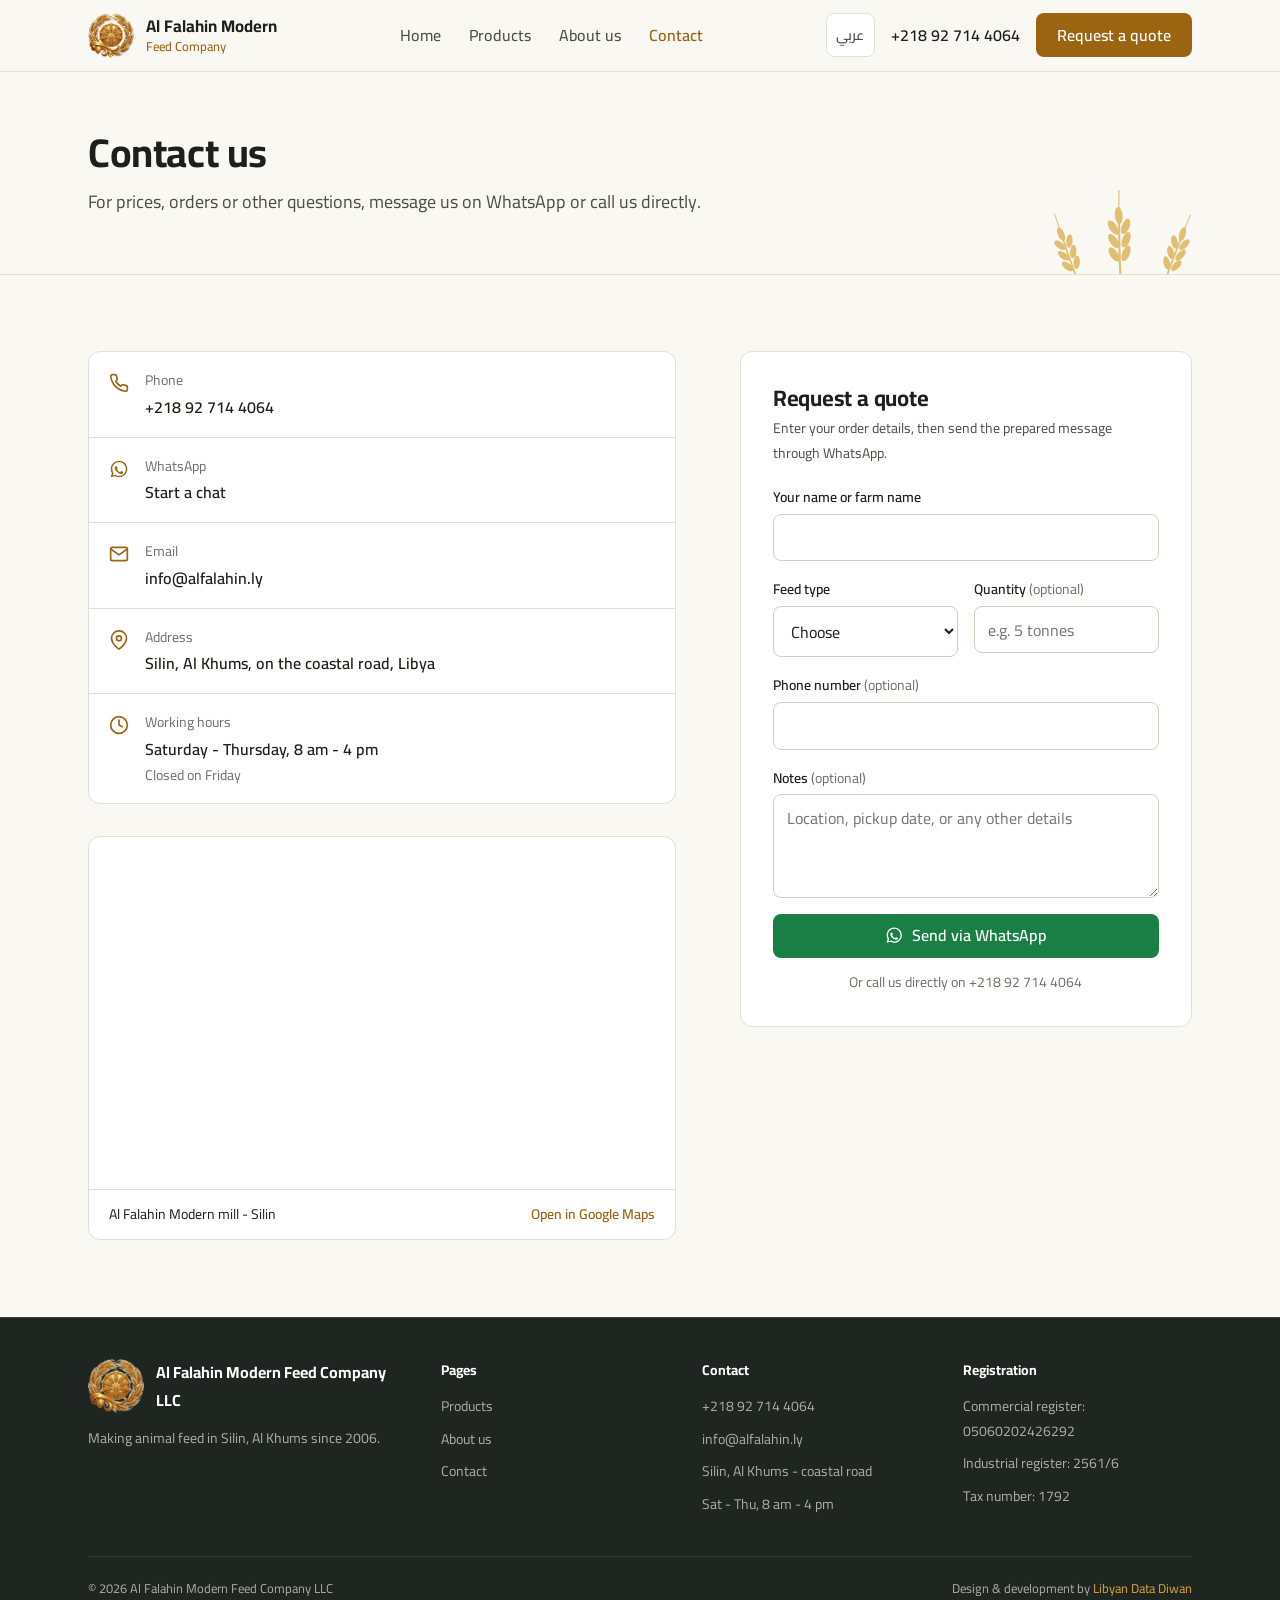
<file: contact.html>
<!DOCTYPE html>
<html lang="ar" dir="rtl">
<head>
  <meta charset="UTF-8">
  <meta name="viewport" content="width=device-width, initial-scale=1, viewport-fit=cover">
  <title>تواصل معنا | شركة الفلاحين الحديثة لصناعة الأعلاف</title>
  <meta name="description" content="هاتف وواتساب وعنوان مصنع الفلاحين الحديثة للأعلاف في سيلين - الخمس، ونموذج طلب عرض سعر">
  <script src="assets/js/language.js"></script>
  <meta name="theme-color" content="#faf8f3">
  <link rel="canonical" href="https://www.alfalahin.ly/contact.html">
  <link rel="alternate" hreflang="ar" href="https://www.alfalahin.ly/contact.html">
  <link rel="alternate" hreflang="en" href="https://www.alfalahin.ly/en/contact.html">
  <link rel="alternate" hreflang="x-default" href="https://www.alfalahin.ly/contact.html">
  <link rel="manifest" href="site.webmanifest">
  <link rel="icon" href="favicon.ico" sizes="any">
  <link rel="apple-touch-icon" href="apple-touch-icon.png">
  <meta property="og:type" content="website">
  <meta property="og:locale" content="ar_LY">
  <meta property="og:url" content="https://www.alfalahin.ly/contact.html">
  <meta property="og:title" content="تواصل معنا | شركة الفلاحين الحديثة لصناعة الأعلاف">
  <meta property="og:description" content="هاتف وواتساب وعنوان مصنع الفلاحين الحديثة للأعلاف في سيلين - الخمس، ونموذج طلب عرض سعر">
  <meta property="og:image" content="https://www.alfalahin.ly/assets/img/icon-512.png">
  <link rel="preload" href="assets/fonts/cairo-arabic.woff2" as="font" type="font/woff2" crossorigin>
  <link rel="stylesheet" href="assets/css/base.css">
  <link rel="stylesheet" href="assets/css/components.css">
</head>

<body>
  <a class="skip-link" href="#main">تخطَّ إلى المحتوى</a>

  <header class="header">
    <div class="container header__inner">
      <a class="brand" href="index.html" aria-label="شركة الفلاحين الحديثة لصناعة الأعلاف - الصفحة الرئيسية">
        <img class="brand__mark" src="assets/img/logo-128.png" alt="" width="128" height="123">
        <span class="brand__text">
          <span class="brand__name">شركة الفلاحين الحديثة</span>
          <span class="brand__sub">لصناعة الأعلاف</span>
        </span>
      </a>

      <nav class="nav" aria-label="القائمة الرئيسية">
        <ul class="nav__list">
          <li><a class="nav__link" href="index.html">الرئيسية</a></li>
          <li><a class="nav__link" href="products.html">المنتجات</a></li>
          <li><a class="nav__link" href="about.html">عن الشركة</a></li>
          <li><a class="nav__link" href="contact.html" aria-current="page">تواصل معنا</a></li>
        </ul>
      </nav>

      <div class="header__actions">
        <a class="lang-link" href="en/contact.html?lang=en" hreflang="en" lang="en" title="English" aria-label="التبديل إلى الإنجليزية">EN</a>
        <a class="header__phone num" href="tel:+218927144064">092 714 4064</a>
        <a class="btn btn--primary" href="contact.html">اطلب عرض سعر</a>
        <a class="icon-btn" href="tel:+218927144064" aria-label="اتصل بنا"><svg viewBox="0 0 24 24" fill="none" stroke="currentColor" stroke-width="2" stroke-linecap="round" stroke-linejoin="round" aria-hidden="true"><path d="M22 16.92v3a2 2 0 0 1-2.18 2 19.79 19.79 0 0 1-8.63-3.07 19.5 19.5 0 0 1-6-6 19.79 19.79 0 0 1-3.07-8.67A2 2 0 0 1 4.11 2h3a2 2 0 0 1 2 1.72 12.84 12.84 0 0 0 .7 2.81 2 2 0 0 1-.45 2.11L8.09 9.91a16 16 0 0 0 6 6l1.27-1.27a2 2 0 0 1 2.11-.45 12.84 12.84 0 0 0 2.81.7A2 2 0 0 1 22 16.92z"/></svg></a>
        <a class="icon-btn icon-btn--wa" href="https://wa.me/218927144064" target="_blank" rel="noopener" aria-label="راسلنا على واتساب"><svg viewBox="0 0 24 24" fill="currentColor" aria-hidden="true"><path d="M12.04 2c-5.46 0-9.91 4.45-9.91 9.91 0 1.75.46 3.45 1.32 4.95L2.05 22l5.25-1.38c1.45.79 3.08 1.21 4.74 1.21 5.46 0 9.91-4.45 9.91-9.91 0-2.65-1.03-5.14-2.9-7.01A9.82 9.82 0 0 0 12.04 2zm.01 1.67c2.2 0 4.26.86 5.82 2.42a8.18 8.18 0 0 1 2.41 5.82c0 4.54-3.7 8.24-8.24 8.24-1.42 0-2.82-.37-4.06-1.07l-.29-.16-3.12.82.83-3.04-.19-.3a8.18 8.18 0 0 1-1.26-4.49c0-4.54 3.7-8.24 8.24-8.24zm4.52 11.66c-.25-.13-1.47-.72-1.7-.81-.23-.08-.39-.13-.56.13-.17.25-.64.81-.79.97-.14.17-.29.19-.54.06-.25-.13-1.06-.39-2.02-1.25-.75-.67-1.25-1.5-1.4-1.75-.14-.25-.02-.39.11-.51.11-.11.25-.29.38-.44.13-.14.17-.25.25-.42.08-.17.04-.31-.02-.44-.06-.13-.56-1.35-.77-1.85-.2-.49-.41-.42-.56-.43h-.48c-.17 0-.44.06-.67.31-.23.25-.88.86-.88 2.1s.9 2.44 1.03 2.61c.13.17 1.77 2.7 4.28 3.79.6.26 1.07.41 1.43.53.6.19 1.15.16 1.58.1.48-.07 1.47-.6 1.68-1.18.21-.58.21-1.07.15-1.18-.06-.1-.23-.16-.48-.28z"/></svg></a>
      </div>
    </div>
  </header>

  <main id="main">

    <section class="page-head">
      <div class="container">
        <h1>تواصل معنا</h1>
        <p>للاستفسار عن الأسعار أو الطلبات، راسلنا على واتساب أو اتصل بنا مباشرة</p>
      </div>
    </section>

    <section class="section">
      <div class="container two-col">
        <div>
          <div class="contact-list">
            <div class="contact-item">
              <svg viewBox="0 0 24 24" fill="none" stroke="currentColor" stroke-width="2" stroke-linecap="round" stroke-linejoin="round" aria-hidden="true"><path d="M22 16.92v3a2 2 0 0 1-2.18 2 19.79 19.79 0 0 1-8.63-3.07 19.5 19.5 0 0 1-6-6 19.79 19.79 0 0 1-3.07-8.67A2 2 0 0 1 4.11 2h3a2 2 0 0 1 2 1.72 12.84 12.84 0 0 0 .7 2.81 2 2 0 0 1-.45 2.11L8.09 9.91a16 16 0 0 0 6 6l1.27-1.27a2 2 0 0 1 2.11-.45 12.84 12.84 0 0 0 2.81.7A2 2 0 0 1 22 16.92z"/></svg>
              <div>
                <div class="contact-item__label">الهاتف</div>
                <a class="contact-item__value num" href="tel:+218927144064">092 714 4064</a>
              </div>
            </div>
            <div class="contact-item">
              <svg viewBox="0 0 24 24" fill="currentColor" aria-hidden="true"><path d="M12.04 2c-5.46 0-9.91 4.45-9.91 9.91 0 1.75.46 3.45 1.32 4.95L2.05 22l5.25-1.38c1.45.79 3.08 1.21 4.74 1.21 5.46 0 9.91-4.45 9.91-9.91 0-2.65-1.03-5.14-2.9-7.01A9.82 9.82 0 0 0 12.04 2zm.01 1.67c2.2 0 4.26.86 5.82 2.42a8.18 8.18 0 0 1 2.41 5.82c0 4.54-3.7 8.24-8.24 8.24-1.42 0-2.82-.37-4.06-1.07l-.29-.16-3.12.82.83-3.04-.19-.3a8.18 8.18 0 0 1-1.26-4.49c0-4.54 3.7-8.24 8.24-8.24zm4.52 11.66c-.25-.13-1.47-.72-1.7-.81-.23-.08-.39-.13-.56.13-.17.25-.64.81-.79.97-.14.17-.29.19-.54.06-.25-.13-1.06-.39-2.02-1.25-.75-.67-1.25-1.5-1.4-1.75-.14-.25-.02-.39.11-.51.11-.11.25-.29.38-.44.13-.14.17-.25.25-.42.08-.17.04-.31-.02-.44-.06-.13-.56-1.35-.77-1.85-.2-.49-.41-.42-.56-.43h-.48c-.17 0-.44.06-.67.31-.23.25-.88.86-.88 2.1s.9 2.44 1.03 2.61c.13.17 1.77 2.7 4.28 3.79.6.26 1.07.41 1.43.53.6.19 1.15.16 1.58.1.48-.07 1.47-.6 1.68-1.18.21-.58.21-1.07.15-1.18-.06-.1-.23-.16-.48-.28z"/></svg>
              <div>
                <div class="contact-item__label">واتساب</div>
                <a class="contact-item__value" href="https://wa.me/218927144064" target="_blank" rel="noopener">ابدأ محادثة</a>
              </div>
            </div>
            <div class="contact-item">
              <svg viewBox="0 0 24 24" fill="none" stroke="currentColor" stroke-width="2" stroke-linecap="round" stroke-linejoin="round" aria-hidden="true"><rect x="2" y="4" width="20" height="16" rx="2"/><path d="m22 6-10 7L2 6"/></svg>
              <div>
                <div class="contact-item__label">البريد الإلكتروني</div>
                <a class="contact-item__value" href="mailto:info@alfalahin.ly">info@alfalahin.ly</a>
              </div>
            </div>
            <div class="contact-item">
              <svg viewBox="0 0 24 24" fill="none" stroke="currentColor" stroke-width="2" stroke-linecap="round" stroke-linejoin="round" aria-hidden="true"><path d="M21 10c0 7-9 13-9 13s-9-6-9-13a9 9 0 0 1 18 0z"/><circle cx="12" cy="10" r="3"/></svg>
              <div>
                <div class="contact-item__label">العنوان</div>
                <div class="contact-item__value">سيلين - الخمس، على الطريق الساحلي</div>
              </div>
            </div>
            <div class="contact-item">
              <svg viewBox="0 0 24 24" fill="none" stroke="currentColor" stroke-width="2" stroke-linecap="round" stroke-linejoin="round" aria-hidden="true"><circle cx="12" cy="12" r="10"/><path d="M12 6v6l4 2"/></svg>
              <div>
                <div class="contact-item__label">أوقات العمل</div>
                <div class="contact-item__value">السبت - الخميس، 8 صباحاً - 4 مساءً</div>
                <div class="contact-item__label">الجمعة عطلة</div>
              </div>
            </div>
          </div>

          <div class="map">
            <iframe src="https://maps.google.com/maps?q=32.638081,14.155843&amp;z=15&amp;hl=ar&amp;output=embed" title="موقع المصنع على الخريطة" loading="lazy" referrerpolicy="no-referrer-when-downgrade"></iframe>
            <div class="map__bar">
              <span>مصنع الفلاحين الحديثة - سيلين</span>
              <a class="link-arrow" href="https://maps.app.goo.gl/Mk593WjEitY1s3hG9" target="_blank" rel="noopener">افتح في خرائط Google</a>
            </div>
          </div>
        </div>

        <div class="form-box">
          <h2>طلب عرض سعر</h2>
          <p>أدخل بيانات الطلب، ثم أرسل الرسالة الجاهزة عبر واتساب</p>
          <form id="quoteForm">
            <div class="form-group">
              <label for="qName">الاسم أو اسم المزرعة</label>
              <input class="form-input" type="text" id="qName" required autocomplete="name">
            </div>
            <div class="form-row">
              <div class="form-group">
                <label for="qFeedType">نوع العلف</label>
                <select class="form-select" id="qFeedType" required>
                  <option value="" disabled selected>اختر</option>
                  <option value="أعلاف الدواجن">أعلاف الدواجن</option>
                  <option value="أعلاف الأبقار">أعلاف الأبقار</option>
                  <option value="أعلاف الأغنام والماعز">أعلاف الأغنام والماعز</option>
                  <option value="أعلاف الإبل">أعلاف الإبل</option>
                  <option value="خلطات حسب الطلب">خلطات حسب الطلب</option>
                  <option value="غير متأكد">غير متأكد</option>
                </select>
              </div>
              <div class="form-group">
                <label for="qQuantity">الكمية <span class="optional">(اختياري)</span></label>
                <input class="form-input" type="text" id="qQuantity" placeholder="مثلاً: 5 طن">
              </div>
            </div>
            <div class="form-group">
              <label for="qPhone">رقم الهاتف <span class="optional">(اختياري)</span></label>
              <input class="form-input" type="tel" id="qPhone" dir="ltr" autocomplete="tel" inputmode="tel">
            </div>
            <div class="form-group">
              <label for="qNotes">ملاحظات <span class="optional">(اختياري)</span></label>
              <textarea class="form-textarea" id="qNotes" rows="3" placeholder="المنطقة، موعد الاستلام، أو أي تفاصيل أخرى"></textarea>
            </div>
            <button class="btn btn--wa btn--block" type="submit"><svg viewBox="0 0 24 24" fill="currentColor" aria-hidden="true"><path d="M12.04 2c-5.46 0-9.91 4.45-9.91 9.91 0 1.75.46 3.45 1.32 4.95L2.05 22l5.25-1.38c1.45.79 3.08 1.21 4.74 1.21 5.46 0 9.91-4.45 9.91-9.91 0-2.65-1.03-5.14-2.9-7.01A9.82 9.82 0 0 0 12.04 2zm.01 1.67c2.2 0 4.26.86 5.82 2.42a8.18 8.18 0 0 1 2.41 5.82c0 4.54-3.7 8.24-8.24 8.24-1.42 0-2.82-.37-4.06-1.07l-.29-.16-3.12.82.83-3.04-.19-.3a8.18 8.18 0 0 1-1.26-4.49c0-4.54 3.7-8.24 8.24-8.24zm4.52 11.66c-.25-.13-1.47-.72-1.7-.81-.23-.08-.39-.13-.56.13-.17.25-.64.81-.79.97-.14.17-.29.19-.54.06-.25-.13-1.06-.39-2.02-1.25-.75-.67-1.25-1.5-1.4-1.75-.14-.25-.02-.39.11-.51.11-.11.25-.29.38-.44.13-.14.17-.25.25-.42.08-.17.04-.31-.02-.44-.06-.13-.56-1.35-.77-1.85-.2-.49-.41-.42-.56-.43h-.48c-.17 0-.44.06-.67.31-.23.25-.88.86-.88 2.1s.9 2.44 1.03 2.61c.13.17 1.77 2.7 4.28 3.79.6.26 1.07.41 1.43.53.6.19 1.15.16 1.58.1.48-.07 1.47-.6 1.68-1.18.21-.58.21-1.07.15-1.18-.06-.1-.23-.16-.48-.28z"/></svg><span>إرسال عبر واتساب</span></button>
            <p class="form-note">أو اتصل بنا مباشرة على <a class="num" href="tel:+218927144064">092 714 4064</a></p>
          </form>
        </div>
      </div>
    </section>
  </main>

  <footer class="footer">
    <div class="container">
      <div class="footer__grid">
        <div>
          <div class="footer__brand">
            <img src="assets/img/logo-128.png" alt="" width="128" height="123" loading="lazy">
            <span class="footer__name">شركة الفلاحين الحديثة لصناعة الأعلاف ذ.م.م</span>
          </div>
          <p>نصنع الأعلاف في سيلين - الخمس منذ 2006</p>
        </div>

        <div>
          <div class="footer__title">الصفحات</div>
          <div class="footer__links">
            <a href="products.html">المنتجات</a>
            <a href="about.html">عن الشركة</a>
            <a href="contact.html">تواصل معنا</a>
          </div>
        </div>

        <div>
          <div class="footer__title">التواصل</div>
          <div class="footer__links">
            <a class="num" href="tel:+218927144064">092 714 4064</a>
            <a href="mailto:info@alfalahin.ly">info@alfalahin.ly</a>
            <a href="https://maps.app.goo.gl/Mk593WjEitY1s3hG9" target="_blank" rel="noopener">سيلين - الخمس، الطريق الساحلي</a>
            <span>السبت - الخميس، 8 ص - 4 م</span>
          </div>
        </div>

        <div>
          <div class="footer__title">بيانات التسجيل</div>
          <div class="footer__links">
            <span>السجل التجاري: <span class="num">05060202426292</span></span>
            <span>السجل الصناعي: <span class="num">2561/6</span></span>
            <span>الرقم الضريبي: <span class="num">1792</span></span>
          </div>
        </div>
      </div>

      <div class="footer__bottom">
        <p>© 2026 شركة الفلاحين الحديثة لصناعة الأعلاف ذ.م.م</p>
        <p>تصميم وتطوير <a href="https://ldd.ly" target="_blank" rel="noopener">ديوان البيانات الليبي</a></p>
      </div>
    </div>
  </footer>

  <nav class="tabbar" aria-label="التنقل في الهاتف">
    <div class="tabbar__inner">
      <a class="tab" href="index.html">
        <svg viewBox="0 0 24 24" fill="none" stroke="currentColor" stroke-linecap="round" stroke-linejoin="round" aria-hidden="true"><path d="M3 10.5 12 3l9 7.5"/><path d="M5.5 9.5V20a1 1 0 0 0 1 1H10v-6h4v6h3.5a1 1 0 0 0 1-1V9.5"/></svg>
        <span>الرئيسية</span>
      </a>
      <a class="tab" href="products.html">
        <svg viewBox="0 0 24 24" fill="none" stroke="currentColor" stroke-linecap="round" stroke-linejoin="round" aria-hidden="true"><path d="M21 16V8a2 2 0 0 0-1-1.73l-7-4a2 2 0 0 0-2 0l-7 4A2 2 0 0 0 3 8v8a2 2 0 0 0 1 1.73l7 4a2 2 0 0 0 2 0l7-4A2 2 0 0 0 21 16z"/><path d="M3.27 6.96 12 12.01l8.73-5.05M12 22.08V12"/></svg>
        <span>المنتجات</span>
      </a>
      <a class="tab" href="about.html">
        <svg viewBox="0 0 24 24" fill="none" stroke="currentColor" stroke-linecap="round" stroke-linejoin="round" aria-hidden="true"><circle cx="12" cy="12" r="10"/><path d="M12 16v-4M12 8h.01"/></svg>
        <span>عن الشركة</span>
      </a>
      <a class="tab" href="contact.html" aria-current="page">
        <svg viewBox="0 0 24 24" fill="none" stroke="currentColor" stroke-linecap="round" stroke-linejoin="round" aria-hidden="true"><path d="M21 12a8.5 8.5 0 0 1-12.3 7.6L3.5 21l1.4-5A8.5 8.5 0 1 1 21 12z"/></svg>
        <span>تواصل</span>
      </a>
    </div>
  </nav>

  <script src="assets/js/main.js" defer></script>
</body>
</html>
</file>
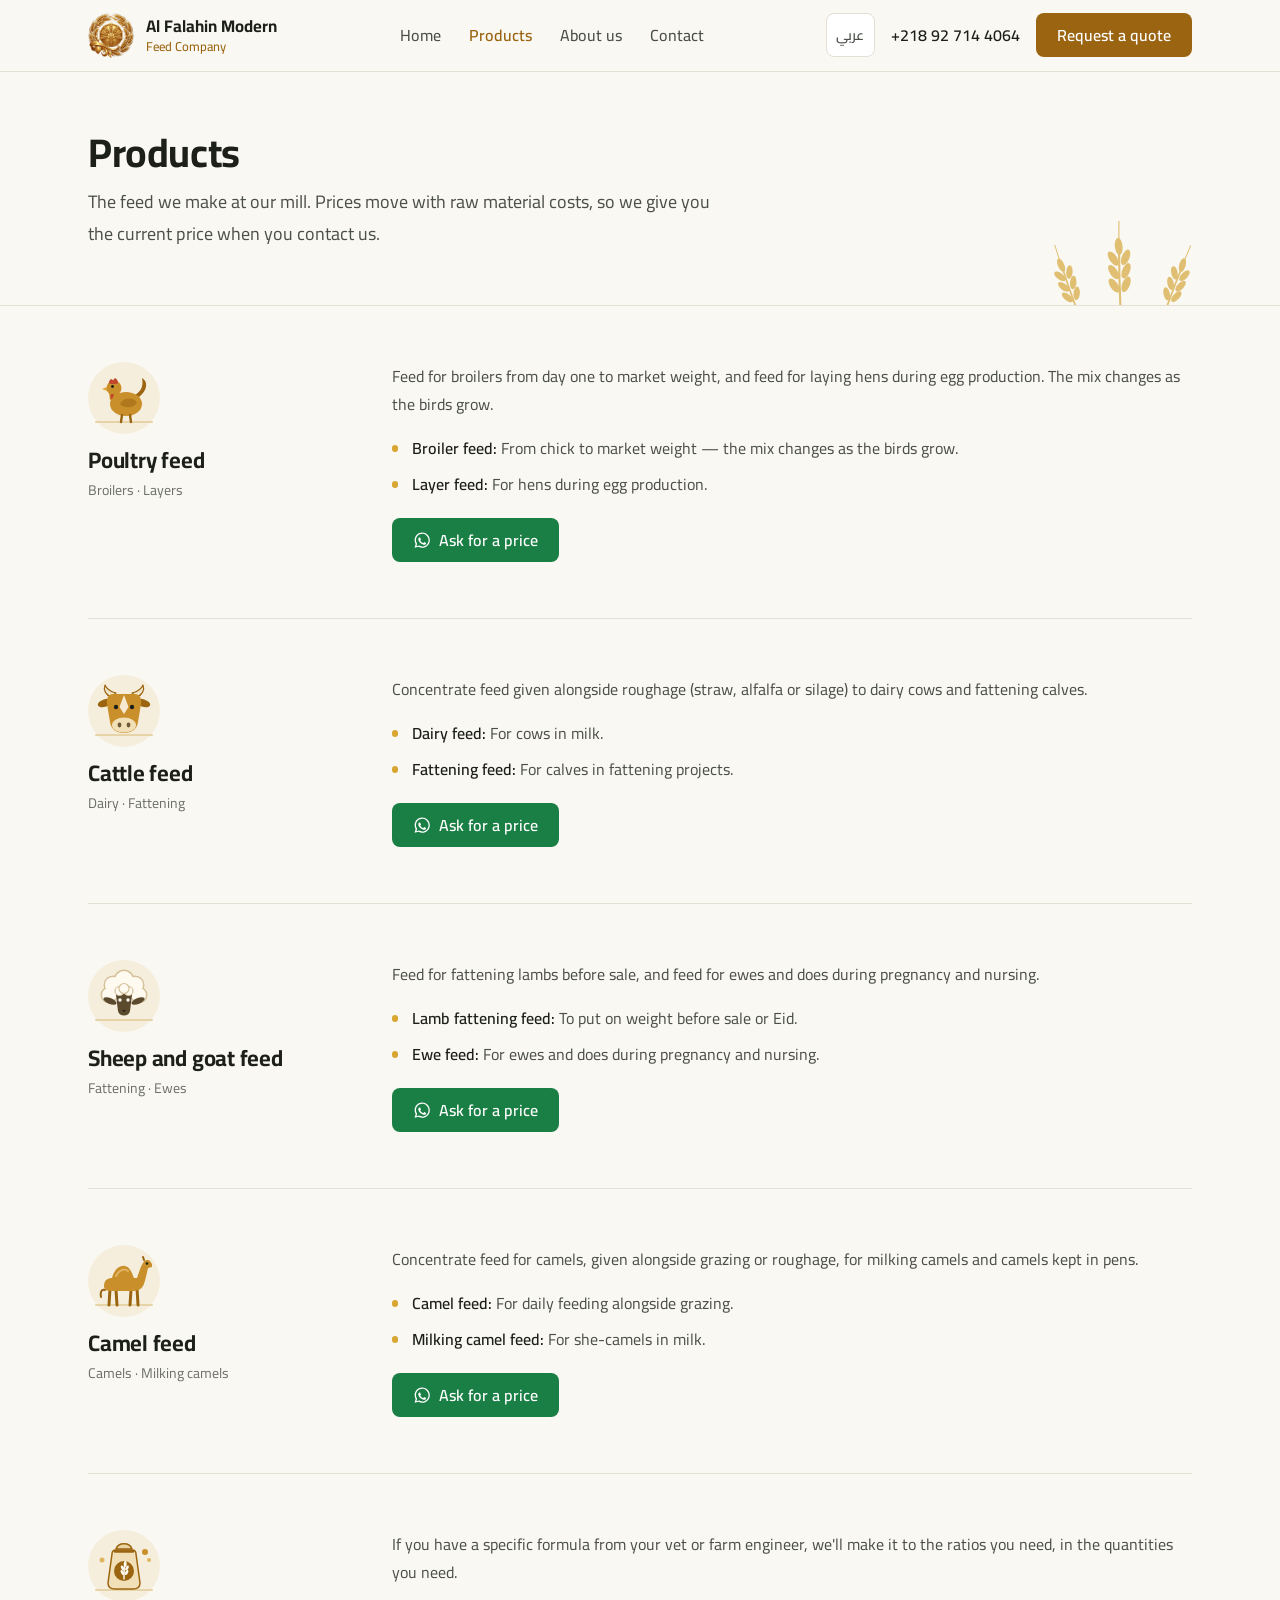
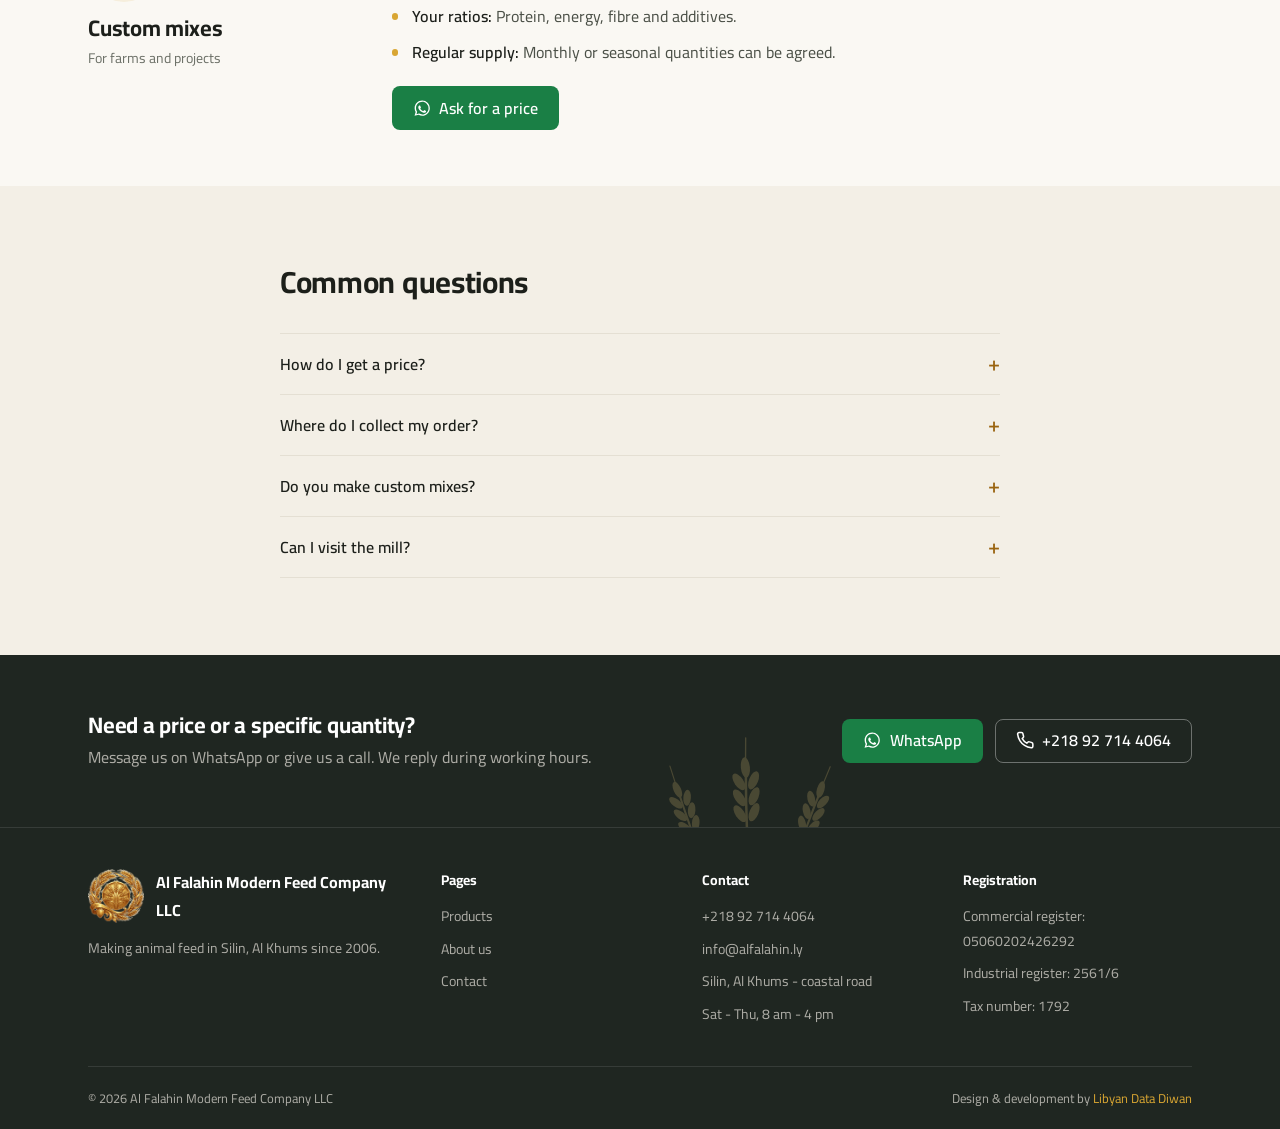
<file: products.html>
<!DOCTYPE html>
<html lang="ar" dir="rtl">
<head>
  <meta charset="UTF-8">
  <meta name="viewport" content="width=device-width, initial-scale=1, viewport-fit=cover">
  <title>المنتجات | شركة الفلاحين الحديثة لصناعة الأعلاف</title>
  <meta name="description" content="أعلاف الدواجن والأبقار والأغنام والماعز والإبل، وخلطات حسب الطلب، من مصنع الفلاحين الحديثة في سيلين - الخمس">
  <script src="assets/js/language.js"></script>
  <meta name="theme-color" content="#faf8f3">
  <link rel="canonical" href="https://www.alfalahin.ly/products.html">
  <link rel="alternate" hreflang="ar" href="https://www.alfalahin.ly/products.html">
  <link rel="alternate" hreflang="en" href="https://www.alfalahin.ly/en/products.html">
  <link rel="alternate" hreflang="x-default" href="https://www.alfalahin.ly/products.html">
  <link rel="manifest" href="site.webmanifest">
  <link rel="icon" href="favicon.ico" sizes="any">
  <link rel="apple-touch-icon" href="apple-touch-icon.png">
  <meta property="og:type" content="website">
  <meta property="og:locale" content="ar_LY">
  <meta property="og:url" content="https://www.alfalahin.ly/products.html">
  <meta property="og:title" content="المنتجات | شركة الفلاحين الحديثة لصناعة الأعلاف">
  <meta property="og:description" content="أعلاف الدواجن والأبقار والأغنام والماعز والإبل، وخلطات حسب الطلب، من مصنع الفلاحين الحديثة في سيلين - الخمس">
  <meta property="og:image" content="https://www.alfalahin.ly/assets/img/icon-512.png">
  <link rel="preload" href="assets/fonts/cairo-arabic.woff2" as="font" type="font/woff2" crossorigin>
  <link rel="stylesheet" href="assets/css/base.css">
  <link rel="stylesheet" href="assets/css/components.css">
</head>

<body>
  <a class="skip-link" href="#main">تخطَّ إلى المحتوى</a>

  <header class="header">
    <div class="container header__inner">
      <a class="brand" href="index.html" aria-label="شركة الفلاحين الحديثة لصناعة الأعلاف - الصفحة الرئيسية">
        <img class="brand__mark" src="assets/img/logo-128.png" alt="" width="128" height="123">
        <span class="brand__text">
          <span class="brand__name">شركة الفلاحين الحديثة</span>
          <span class="brand__sub">لصناعة الأعلاف</span>
        </span>
      </a>

      <nav class="nav" aria-label="القائمة الرئيسية">
        <ul class="nav__list">
          <li><a class="nav__link" href="index.html">الرئيسية</a></li>
          <li><a class="nav__link" href="products.html" aria-current="page">المنتجات</a></li>
          <li><a class="nav__link" href="about.html">عن الشركة</a></li>
          <li><a class="nav__link" href="contact.html">تواصل معنا</a></li>
        </ul>
      </nav>

      <div class="header__actions">
        <a class="lang-link" href="en/products.html?lang=en" hreflang="en" lang="en" title="English" aria-label="التبديل إلى الإنجليزية">EN</a>
        <a class="header__phone num" href="tel:+218927144064">092 714 4064</a>
        <a class="btn btn--primary" href="contact.html">اطلب عرض سعر</a>
        <a class="icon-btn" href="tel:+218927144064" aria-label="اتصل بنا"><svg viewBox="0 0 24 24" fill="none" stroke="currentColor" stroke-width="2" stroke-linecap="round" stroke-linejoin="round" aria-hidden="true"><path d="M22 16.92v3a2 2 0 0 1-2.18 2 19.79 19.79 0 0 1-8.63-3.07 19.5 19.5 0 0 1-6-6 19.79 19.79 0 0 1-3.07-8.67A2 2 0 0 1 4.11 2h3a2 2 0 0 1 2 1.72 12.84 12.84 0 0 0 .7 2.81 2 2 0 0 1-.45 2.11L8.09 9.91a16 16 0 0 0 6 6l1.27-1.27a2 2 0 0 1 2.11-.45 12.84 12.84 0 0 0 2.81.7A2 2 0 0 1 22 16.92z"/></svg></a>
        <a class="icon-btn icon-btn--wa" href="https://wa.me/218927144064" target="_blank" rel="noopener" aria-label="راسلنا على واتساب"><svg viewBox="0 0 24 24" fill="currentColor" aria-hidden="true"><path d="M12.04 2c-5.46 0-9.91 4.45-9.91 9.91 0 1.75.46 3.45 1.32 4.95L2.05 22l5.25-1.38c1.45.79 3.08 1.21 4.74 1.21 5.46 0 9.91-4.45 9.91-9.91 0-2.65-1.03-5.14-2.9-7.01A9.82 9.82 0 0 0 12.04 2zm.01 1.67c2.2 0 4.26.86 5.82 2.42a8.18 8.18 0 0 1 2.41 5.82c0 4.54-3.7 8.24-8.24 8.24-1.42 0-2.82-.37-4.06-1.07l-.29-.16-3.12.82.83-3.04-.19-.3a8.18 8.18 0 0 1-1.26-4.49c0-4.54 3.7-8.24 8.24-8.24zm4.52 11.66c-.25-.13-1.47-.72-1.7-.81-.23-.08-.39-.13-.56.13-.17.25-.64.81-.79.97-.14.17-.29.19-.54.06-.25-.13-1.06-.39-2.02-1.25-.75-.67-1.25-1.5-1.4-1.75-.14-.25-.02-.39.11-.51.11-.11.25-.29.38-.44.13-.14.17-.25.25-.42.08-.17.04-.31-.02-.44-.06-.13-.56-1.35-.77-1.85-.2-.49-.41-.42-.56-.43h-.48c-.17 0-.44.06-.67.31-.23.25-.88.86-.88 2.1s.9 2.44 1.03 2.61c.13.17 1.77 2.7 4.28 3.79.6.26 1.07.41 1.43.53.6.19 1.15.16 1.58.1.48-.07 1.47-.6 1.68-1.18.21-.58.21-1.07.15-1.18-.06-.1-.23-.16-.48-.28z"/></svg></a>
      </div>
    </div>
  </header>

  <main id="main">

    <section class="page-head">
      <div class="container">
        <h1>المنتجات</h1>
        <p>نصنع الأنواع التالية من الأعلاف، وتختلف الأسعار بحسب أسعار المواد الخام. تواصل معنا لمعرفة السعر الحالي</p>
      </div>
    </section>

    <section>
      <div class="container">
        <article class="product" id="poultry">
          <div class="product__aside">
            <img class="product__icon" src="assets/img/icon-poultry.svg" alt="" width="72" height="72" loading="lazy">
            <h2>أعلاف الدواجن</h2>
            <p>دجاج لاحم · دجاج بيّاض</p>
          </div>
          <div class="product__body">
            <p>أعلاف لدجاج اللحم من أول التربية حتى البيع، وأعلاف للدجاج البيّاض في فترة إنتاج البيض. الخلطة تتغيّر مع عمر الدجاج</p>
            <ul class="ticks">
              <li><strong>علف دجاج لاحم:</strong> من أول التربية حتى وقت البيع، والخلطة تتغيّر مع نمو الدجاج</li>
              <li><strong>علف بيّاض:</strong> للدجاج في فترة إنتاج البيض</li>
            </ul>
            <a class="btn btn--wa" href="https://wa.me/218927144064?text=%D8%A7%D9%84%D8%B3%D9%84%D8%A7%D9%85%20%D8%B9%D9%84%D9%8A%D9%83%D9%85%D8%8C%20%D8%A3%D8%B1%D9%8A%D8%AF%20%D8%A7%D9%84%D8%A7%D8%B3%D8%AA%D9%81%D8%B3%D8%A7%D8%B1%20%D8%B9%D9%86%20%D8%B3%D8%B9%D8%B1%20%D8%A3%D8%B9%D9%84%D8%A7%D9%81%20%D8%A7%D9%84%D8%AF%D9%88%D8%A7%D8%AC%D9%86" target="_blank" rel="noopener"><svg viewBox="0 0 24 24" fill="currentColor" aria-hidden="true"><path d="M12.04 2c-5.46 0-9.91 4.45-9.91 9.91 0 1.75.46 3.45 1.32 4.95L2.05 22l5.25-1.38c1.45.79 3.08 1.21 4.74 1.21 5.46 0 9.91-4.45 9.91-9.91 0-2.65-1.03-5.14-2.9-7.01A9.82 9.82 0 0 0 12.04 2zm.01 1.67c2.2 0 4.26.86 5.82 2.42a8.18 8.18 0 0 1 2.41 5.82c0 4.54-3.7 8.24-8.24 8.24-1.42 0-2.82-.37-4.06-1.07l-.29-.16-3.12.82.83-3.04-.19-.3a8.18 8.18 0 0 1-1.26-4.49c0-4.54 3.7-8.24 8.24-8.24zm4.52 11.66c-.25-.13-1.47-.72-1.7-.81-.23-.08-.39-.13-.56.13-.17.25-.64.81-.79.97-.14.17-.29.19-.54.06-.25-.13-1.06-.39-2.02-1.25-.75-.67-1.25-1.5-1.4-1.75-.14-.25-.02-.39.11-.51.11-.11.25-.29.38-.44.13-.14.17-.25.25-.42.08-.17.04-.31-.02-.44-.06-.13-.56-1.35-.77-1.85-.2-.49-.41-.42-.56-.43h-.48c-.17 0-.44.06-.67.31-.23.25-.88.86-.88 2.1s.9 2.44 1.03 2.61c.13.17 1.77 2.7 4.28 3.79.6.26 1.07.41 1.43.53.6.19 1.15.16 1.58.1.48-.07 1.47-.6 1.68-1.18.21-.58.21-1.07.15-1.18-.06-.1-.23-.16-.48-.28z"/></svg><span>اسأل عن السعر</span></a>
          </div>
        </article>
        <article class="product" id="cattle">
          <div class="product__aside">
            <img class="product__icon" src="assets/img/icon-cattle.svg" alt="" width="72" height="72" loading="lazy">
            <h2>أعلاف الأبقار</h2>
            <p>حلّاب · تسمين</p>
          </div>
          <div class="product__body">
            <p>أعلاف مركزة تُقدَّم مع العلف الخشن (التبن أو البرسيم أو السيلاج) للأبقار الحلوب وعجول التسمين</p>
            <ul class="ticks">
              <li><strong>علف حلّاب:</strong> للأبقار في فترة الحليب</li>
              <li><strong>علف تسمين:</strong> للعجول في مشاريع التسمين</li>
            </ul>
            <a class="btn btn--wa" href="https://wa.me/218927144064?text=%D8%A7%D9%84%D8%B3%D9%84%D8%A7%D9%85%20%D8%B9%D9%84%D9%8A%D9%83%D9%85%D8%8C%20%D8%A3%D8%B1%D9%8A%D8%AF%20%D8%A7%D9%84%D8%A7%D8%B3%D8%AA%D9%81%D8%B3%D8%A7%D8%B1%20%D8%B9%D9%86%20%D8%B3%D8%B9%D8%B1%20%D8%A3%D8%B9%D9%84%D8%A7%D9%81%20%D8%A7%D9%84%D8%A3%D8%A8%D9%82%D8%A7%D8%B1" target="_blank" rel="noopener"><svg viewBox="0 0 24 24" fill="currentColor" aria-hidden="true"><path d="M12.04 2c-5.46 0-9.91 4.45-9.91 9.91 0 1.75.46 3.45 1.32 4.95L2.05 22l5.25-1.38c1.45.79 3.08 1.21 4.74 1.21 5.46 0 9.91-4.45 9.91-9.91 0-2.65-1.03-5.14-2.9-7.01A9.82 9.82 0 0 0 12.04 2zm.01 1.67c2.2 0 4.26.86 5.82 2.42a8.18 8.18 0 0 1 2.41 5.82c0 4.54-3.7 8.24-8.24 8.24-1.42 0-2.82-.37-4.06-1.07l-.29-.16-3.12.82.83-3.04-.19-.3a8.18 8.18 0 0 1-1.26-4.49c0-4.54 3.7-8.24 8.24-8.24zm4.52 11.66c-.25-.13-1.47-.72-1.7-.81-.23-.08-.39-.13-.56.13-.17.25-.64.81-.79.97-.14.17-.29.19-.54.06-.25-.13-1.06-.39-2.02-1.25-.75-.67-1.25-1.5-1.4-1.75-.14-.25-.02-.39.11-.51.11-.11.25-.29.38-.44.13-.14.17-.25.25-.42.08-.17.04-.31-.02-.44-.06-.13-.56-1.35-.77-1.85-.2-.49-.41-.42-.56-.43h-.48c-.17 0-.44.06-.67.31-.23.25-.88.86-.88 2.1s.9 2.44 1.03 2.61c.13.17 1.77 2.7 4.28 3.79.6.26 1.07.41 1.43.53.6.19 1.15.16 1.58.1.48-.07 1.47-.6 1.68-1.18.21-.58.21-1.07.15-1.18-.06-.1-.23-.16-.48-.28z"/></svg><span>اسأل عن السعر</span></a>
          </div>
        </article>
        <article class="product" id="sheep">
          <div class="product__aside">
            <img class="product__icon" src="assets/img/icon-sheep.svg" alt="" width="72" height="72" loading="lazy">
            <h2>أعلاف الأغنام والماعز</h2>
            <p>تسمين · أمهات</p>
          </div>
          <div class="product__body">
            <p>أعلاف لتسمين الخراف قبل البيع، وأعلاف للنعاج والماعز في فترات الحمل والرضاعة</p>
            <ul class="ticks">
              <li><strong>علف تسمين خراف:</strong> لزيادة الوزن قبل البيع أو العيد</li>
              <li><strong>علف أمهات:</strong> للنعاج والماعز أثناء الحمل والرضاعة</li>
            </ul>
            <a class="btn btn--wa" href="https://wa.me/218927144064?text=%D8%A7%D9%84%D8%B3%D9%84%D8%A7%D9%85%20%D8%B9%D9%84%D9%8A%D9%83%D9%85%D8%8C%20%D8%A3%D8%B1%D9%8A%D8%AF%20%D8%A7%D9%84%D8%A7%D8%B3%D8%AA%D9%81%D8%B3%D8%A7%D8%B1%20%D8%B9%D9%86%20%D8%B3%D8%B9%D8%B1%20%D8%A3%D8%B9%D9%84%D8%A7%D9%81%20%D8%A7%D9%84%D8%A3%D8%BA%D9%86%D8%A7%D9%85%20%D9%88%D8%A7%D9%84%D9%85%D8%A7%D8%B9%D8%B2" target="_blank" rel="noopener"><svg viewBox="0 0 24 24" fill="currentColor" aria-hidden="true"><path d="M12.04 2c-5.46 0-9.91 4.45-9.91 9.91 0 1.75.46 3.45 1.32 4.95L2.05 22l5.25-1.38c1.45.79 3.08 1.21 4.74 1.21 5.46 0 9.91-4.45 9.91-9.91 0-2.65-1.03-5.14-2.9-7.01A9.82 9.82 0 0 0 12.04 2zm.01 1.67c2.2 0 4.26.86 5.82 2.42a8.18 8.18 0 0 1 2.41 5.82c0 4.54-3.7 8.24-8.24 8.24-1.42 0-2.82-.37-4.06-1.07l-.29-.16-3.12.82.83-3.04-.19-.3a8.18 8.18 0 0 1-1.26-4.49c0-4.54 3.7-8.24 8.24-8.24zm4.52 11.66c-.25-.13-1.47-.72-1.7-.81-.23-.08-.39-.13-.56.13-.17.25-.64.81-.79.97-.14.17-.29.19-.54.06-.25-.13-1.06-.39-2.02-1.25-.75-.67-1.25-1.5-1.4-1.75-.14-.25-.02-.39.11-.51.11-.11.25-.29.38-.44.13-.14.17-.25.25-.42.08-.17.04-.31-.02-.44-.06-.13-.56-1.35-.77-1.85-.2-.49-.41-.42-.56-.43h-.48c-.17 0-.44.06-.67.31-.23.25-.88.86-.88 2.1s.9 2.44 1.03 2.61c.13.17 1.77 2.7 4.28 3.79.6.26 1.07.41 1.43.53.6.19 1.15.16 1.58.1.48-.07 1.47-.6 1.68-1.18.21-.58.21-1.07.15-1.18-.06-.1-.23-.16-.48-.28z"/></svg><span>اسأل عن السعر</span></a>
          </div>
        </article>
        <article class="product" id="camel">
          <div class="product__aside">
            <img class="product__icon" src="assets/img/icon-camel.svg" alt="" width="72" height="72" loading="lazy">
            <h2>أعلاف الإبل</h2>
            <p>إبل · نوق</p>
          </div>
          <div class="product__body">
            <p>أعلاف مركزة للإبل تُقدَّم إلى جانب الرعي أو العلف الخشن، للنوق الحلوب والإبل في الحظائر</p>
            <ul class="ticks">
              <li><strong>علف إبل:</strong> للتغذية اليومية إلى جانب الرعي</li>
              <li><strong>علف نوق:</strong> للنوق في فترة الحليب</li>
            </ul>
            <a class="btn btn--wa" href="https://wa.me/218927144064?text=%D8%A7%D9%84%D8%B3%D9%84%D8%A7%D9%85%20%D8%B9%D9%84%D9%8A%D9%83%D9%85%D8%8C%20%D8%A3%D8%B1%D9%8A%D8%AF%20%D8%A7%D9%84%D8%A7%D8%B3%D8%AA%D9%81%D8%B3%D8%A7%D8%B1%20%D8%B9%D9%86%20%D8%B3%D8%B9%D8%B1%20%D8%A3%D8%B9%D9%84%D8%A7%D9%81%20%D8%A7%D9%84%D8%A5%D8%A8%D9%84" target="_blank" rel="noopener"><svg viewBox="0 0 24 24" fill="currentColor" aria-hidden="true"><path d="M12.04 2c-5.46 0-9.91 4.45-9.91 9.91 0 1.75.46 3.45 1.32 4.95L2.05 22l5.25-1.38c1.45.79 3.08 1.21 4.74 1.21 5.46 0 9.91-4.45 9.91-9.91 0-2.65-1.03-5.14-2.9-7.01A9.82 9.82 0 0 0 12.04 2zm.01 1.67c2.2 0 4.26.86 5.82 2.42a8.18 8.18 0 0 1 2.41 5.82c0 4.54-3.7 8.24-8.24 8.24-1.42 0-2.82-.37-4.06-1.07l-.29-.16-3.12.82.83-3.04-.19-.3a8.18 8.18 0 0 1-1.26-4.49c0-4.54 3.7-8.24 8.24-8.24zm4.52 11.66c-.25-.13-1.47-.72-1.7-.81-.23-.08-.39-.13-.56.13-.17.25-.64.81-.79.97-.14.17-.29.19-.54.06-.25-.13-1.06-.39-2.02-1.25-.75-.67-1.25-1.5-1.4-1.75-.14-.25-.02-.39.11-.51.11-.11.25-.29.38-.44.13-.14.17-.25.25-.42.08-.17.04-.31-.02-.44-.06-.13-.56-1.35-.77-1.85-.2-.49-.41-.42-.56-.43h-.48c-.17 0-.44.06-.67.31-.23.25-.88.86-.88 2.1s.9 2.44 1.03 2.61c.13.17 1.77 2.7 4.28 3.79.6.26 1.07.41 1.43.53.6.19 1.15.16 1.58.1.48-.07 1.47-.6 1.68-1.18.21-.58.21-1.07.15-1.18-.06-.1-.23-.16-.48-.28z"/></svg><span>اسأل عن السعر</span></a>
          </div>
        </article>
        <article class="product" id="custom">
          <div class="product__aside">
            <img class="product__icon" src="assets/img/icon-custom.svg" alt="" width="72" height="72" loading="lazy">
            <h2>خلطات حسب الطلب</h2>
            <p>للمزارع والمشاريع</p>
          </div>
          <div class="product__body">
            <p>إذا كانت لديك تركيبة محددة من طبيبك البيطري أو مهندس المزرعة، نصنعها لك بالنسب المطلوبة وبالكميات التي تحتاجها</p>
            <ul class="ticks">
              <li><strong>نسب تحددها أنت:</strong> البروتين والطاقة والألياف والإضافات</li>
              <li><strong>توريد منتظم:</strong> يمكن الاتفاق على كميات شهرية أو موسمية</li>
            </ul>
            <a class="btn btn--wa" href="https://wa.me/218927144064?text=%D8%A7%D9%84%D8%B3%D9%84%D8%A7%D9%85%20%D8%B9%D9%84%D9%8A%D9%83%D9%85%D8%8C%20%D8%A3%D8%B1%D9%8A%D8%AF%20%D8%A7%D9%84%D8%A7%D8%B3%D8%AA%D9%81%D8%B3%D8%A7%D8%B1%20%D8%B9%D9%86%20%D8%B3%D8%B9%D8%B1%20%D8%AE%D9%84%D8%B7%D8%A9%20%D8%AD%D8%B3%D8%A8%20%D8%A7%D9%84%D8%B7%D9%84%D8%A8" target="_blank" rel="noopener"><svg viewBox="0 0 24 24" fill="currentColor" aria-hidden="true"><path d="M12.04 2c-5.46 0-9.91 4.45-9.91 9.91 0 1.75.46 3.45 1.32 4.95L2.05 22l5.25-1.38c1.45.79 3.08 1.21 4.74 1.21 5.46 0 9.91-4.45 9.91-9.91 0-2.65-1.03-5.14-2.9-7.01A9.82 9.82 0 0 0 12.04 2zm.01 1.67c2.2 0 4.26.86 5.82 2.42a8.18 8.18 0 0 1 2.41 5.82c0 4.54-3.7 8.24-8.24 8.24-1.42 0-2.82-.37-4.06-1.07l-.29-.16-3.12.82.83-3.04-.19-.3a8.18 8.18 0 0 1-1.26-4.49c0-4.54 3.7-8.24 8.24-8.24zm4.52 11.66c-.25-.13-1.47-.72-1.7-.81-.23-.08-.39-.13-.56.13-.17.25-.64.81-.79.97-.14.17-.29.19-.54.06-.25-.13-1.06-.39-2.02-1.25-.75-.67-1.25-1.5-1.4-1.75-.14-.25-.02-.39.11-.51.11-.11.25-.29.38-.44.13-.14.17-.25.25-.42.08-.17.04-.31-.02-.44-.06-.13-.56-1.35-.77-1.85-.2-.49-.41-.42-.56-.43h-.48c-.17 0-.44.06-.67.31-.23.25-.88.86-.88 2.1s.9 2.44 1.03 2.61c.13.17 1.77 2.7 4.28 3.79.6.26 1.07.41 1.43.53.6.19 1.15.16 1.58.1.48-.07 1.47-.6 1.68-1.18.21-.58.21-1.07.15-1.18-.06-.1-.23-.16-.48-.28z"/></svg><span>اسأل عن السعر</span></a>
          </div>
        </article>
      </div>
    </section>

    <section class="section section--sand">
      <div class="container container--narrow">
        <div class="section-head">
          <h2>أسئلة متكررة</h2>
        </div>
        <div class="faq">
          <details>
            <summary>كيف أعرف السعر؟</summary>
            <p>راسلنا على واتساب أو اتصل بنا واذكر نوع العلف والكمية، ونرد عليك بالسعر الحالي</p>
          </details>
          <details>
            <summary>أين أستلم الطلب؟</summary>
            <p>من المصنع في سيلين - الخمس، على الطريق الساحلي. إذا كنت تحتاج نقلاً، أخبرنا بالمنطقة والكمية ونتفق معك</p>
          </details>
          <details>
            <summary>هل تصنعون خلطة بمواصفات خاصة؟</summary>
            <p>نعم. أرسل لنا النسب المطلوبة أو التركيبة من طبيبك البيطري، ونخبرك بالسعر والحد الأدنى للكمية</p>
          </details>
          <details>
            <summary>هل يمكنني زيارة المصنع؟</summary>
            <p>نعم، خلال أوقات العمل من السبت إلى الخميس. يفضل أن تتصل بنا قبل الزيارة</p>
          </details>
        </div>
      </div>
    </section>

    <section class="cta">
      <div class="container cta__inner">
        <div>
          <h2>تحتاج سعراً أو كمية معينة؟</h2>
          <p>راسلنا على واتساب أو اتصل بنا، ونرد عليك خلال أوقات العمل</p>
        </div>
        <div class="btn-group">
          <a class="btn btn--wa" href="https://wa.me/218927144064" target="_blank" rel="noopener"><svg viewBox="0 0 24 24" fill="currentColor" aria-hidden="true"><path d="M12.04 2c-5.46 0-9.91 4.45-9.91 9.91 0 1.75.46 3.45 1.32 4.95L2.05 22l5.25-1.38c1.45.79 3.08 1.21 4.74 1.21 5.46 0 9.91-4.45 9.91-9.91 0-2.65-1.03-5.14-2.9-7.01A9.82 9.82 0 0 0 12.04 2zm.01 1.67c2.2 0 4.26.86 5.82 2.42a8.18 8.18 0 0 1 2.41 5.82c0 4.54-3.7 8.24-8.24 8.24-1.42 0-2.82-.37-4.06-1.07l-.29-.16-3.12.82.83-3.04-.19-.3a8.18 8.18 0 0 1-1.26-4.49c0-4.54 3.7-8.24 8.24-8.24zm4.52 11.66c-.25-.13-1.47-.72-1.7-.81-.23-.08-.39-.13-.56.13-.17.25-.64.81-.79.97-.14.17-.29.19-.54.06-.25-.13-1.06-.39-2.02-1.25-.75-.67-1.25-1.5-1.4-1.75-.14-.25-.02-.39.11-.51.11-.11.25-.29.38-.44.13-.14.17-.25.25-.42.08-.17.04-.31-.02-.44-.06-.13-.56-1.35-.77-1.85-.2-.49-.41-.42-.56-.43h-.48c-.17 0-.44.06-.67.31-.23.25-.88.86-.88 2.1s.9 2.44 1.03 2.61c.13.17 1.77 2.7 4.28 3.79.6.26 1.07.41 1.43.53.6.19 1.15.16 1.58.1.48-.07 1.47-.6 1.68-1.18.21-.58.21-1.07.15-1.18-.06-.1-.23-.16-.48-.28z"/></svg><span>واتساب</span></a>
          <a class="btn btn--on-dark" href="tel:+218927144064"><svg viewBox="0 0 24 24" fill="none" stroke="currentColor" stroke-width="2" stroke-linecap="round" stroke-linejoin="round" aria-hidden="true"><path d="M22 16.92v3a2 2 0 0 1-2.18 2 19.79 19.79 0 0 1-8.63-3.07 19.5 19.5 0 0 1-6-6 19.79 19.79 0 0 1-3.07-8.67A2 2 0 0 1 4.11 2h3a2 2 0 0 1 2 1.72 12.84 12.84 0 0 0 .7 2.81 2 2 0 0 1-.45 2.11L8.09 9.91a16 16 0 0 0 6 6l1.27-1.27a2 2 0 0 1 2.11-.45 12.84 12.84 0 0 0 2.81.7A2 2 0 0 1 22 16.92z"/></svg><span class="num">092 714 4064</span></a>
        </div>
      </div>
    </section>
  </main>

  <footer class="footer">
    <div class="container">
      <div class="footer__grid">
        <div>
          <div class="footer__brand">
            <img src="assets/img/logo-128.png" alt="" width="128" height="123" loading="lazy">
            <span class="footer__name">شركة الفلاحين الحديثة لصناعة الأعلاف ذ.م.م</span>
          </div>
          <p>نصنع الأعلاف في سيلين - الخمس منذ 2006</p>
        </div>

        <div>
          <div class="footer__title">الصفحات</div>
          <div class="footer__links">
            <a href="products.html">المنتجات</a>
            <a href="about.html">عن الشركة</a>
            <a href="contact.html">تواصل معنا</a>
          </div>
        </div>

        <div>
          <div class="footer__title">التواصل</div>
          <div class="footer__links">
            <a class="num" href="tel:+218927144064">092 714 4064</a>
            <a href="mailto:info@alfalahin.ly">info@alfalahin.ly</a>
            <a href="https://maps.app.goo.gl/Mk593WjEitY1s3hG9" target="_blank" rel="noopener">سيلين - الخمس، الطريق الساحلي</a>
            <span>السبت - الخميس، 8 ص - 4 م</span>
          </div>
        </div>

        <div>
          <div class="footer__title">بيانات التسجيل</div>
          <div class="footer__links">
            <span>السجل التجاري: <span class="num">05060202426292</span></span>
            <span>السجل الصناعي: <span class="num">2561/6</span></span>
            <span>الرقم الضريبي: <span class="num">1792</span></span>
          </div>
        </div>
      </div>

      <div class="footer__bottom">
        <p>© 2026 شركة الفلاحين الحديثة لصناعة الأعلاف ذ.م.م</p>
        <p>تصميم وتطوير <a href="https://ldd.ly" target="_blank" rel="noopener">ديوان البيانات الليبي</a></p>
      </div>
    </div>
  </footer>

  <nav class="tabbar" aria-label="التنقل في الهاتف">
    <div class="tabbar__inner">
      <a class="tab" href="index.html">
        <svg viewBox="0 0 24 24" fill="none" stroke="currentColor" stroke-linecap="round" stroke-linejoin="round" aria-hidden="true"><path d="M3 10.5 12 3l9 7.5"/><path d="M5.5 9.5V20a1 1 0 0 0 1 1H10v-6h4v6h3.5a1 1 0 0 0 1-1V9.5"/></svg>
        <span>الرئيسية</span>
      </a>
      <a class="tab" href="products.html" aria-current="page">
        <svg viewBox="0 0 24 24" fill="none" stroke="currentColor" stroke-linecap="round" stroke-linejoin="round" aria-hidden="true"><path d="M21 16V8a2 2 0 0 0-1-1.73l-7-4a2 2 0 0 0-2 0l-7 4A2 2 0 0 0 3 8v8a2 2 0 0 0 1 1.73l7 4a2 2 0 0 0 2 0l7-4A2 2 0 0 0 21 16z"/><path d="M3.27 6.96 12 12.01l8.73-5.05M12 22.08V12"/></svg>
        <span>المنتجات</span>
      </a>
      <a class="tab" href="about.html">
        <svg viewBox="0 0 24 24" fill="none" stroke="currentColor" stroke-linecap="round" stroke-linejoin="round" aria-hidden="true"><circle cx="12" cy="12" r="10"/><path d="M12 16v-4M12 8h.01"/></svg>
        <span>عن الشركة</span>
      </a>
      <a class="tab" href="contact.html">
        <svg viewBox="0 0 24 24" fill="none" stroke="currentColor" stroke-linecap="round" stroke-linejoin="round" aria-hidden="true"><path d="M21 12a8.5 8.5 0 0 1-12.3 7.6L3.5 21l1.4-5A8.5 8.5 0 1 1 21 12z"/></svg>
        <span>تواصل</span>
      </a>
    </div>
  </nav>

  <script src="assets/js/main.js" defer></script>
</body>
</html>
</file>
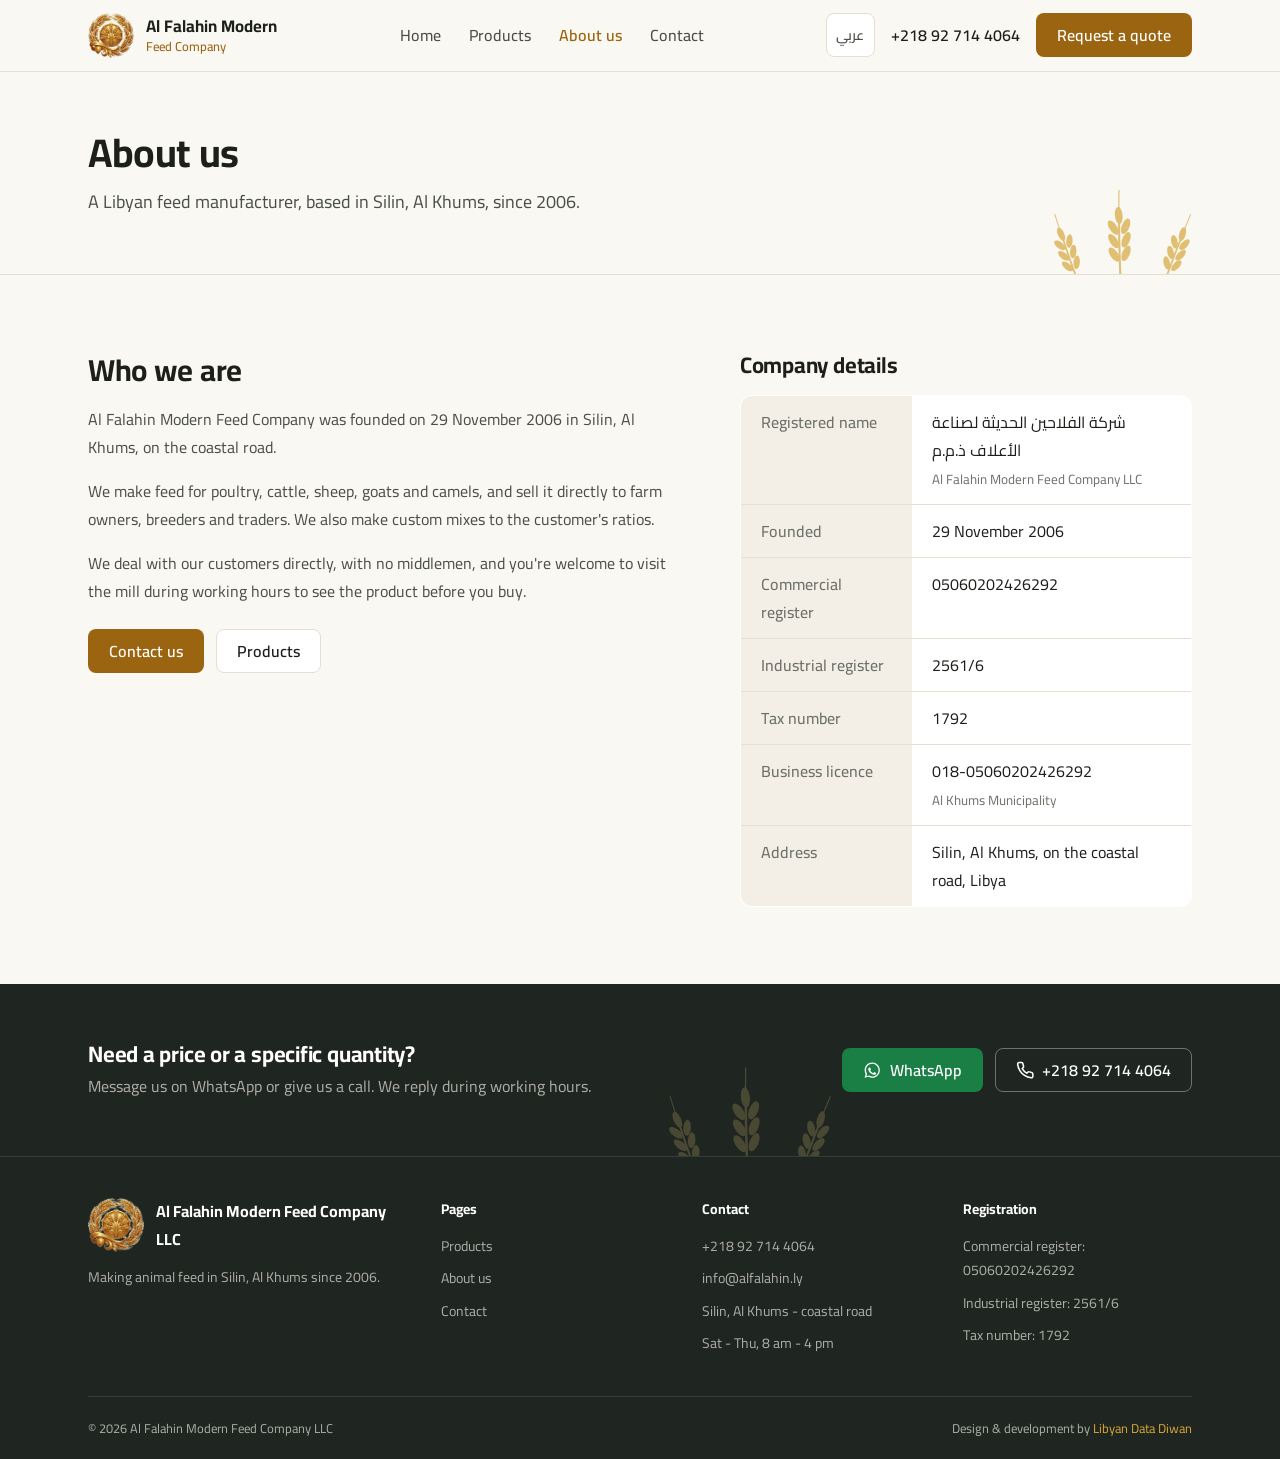
<file: en/about.html>
<!DOCTYPE html>
<html lang="en" dir="ltr">
<head>
  <meta charset="UTF-8">
  <meta name="viewport" content="width=device-width, initial-scale=1, viewport-fit=cover">
  <title>About us | Al Falahin Modern Feed Company</title>
  <meta name="description" content="Al Falahin Modern Feed Company LLC was founded in 2006 in Silin, Al Khums, Libya. Company and registration details.">
  <meta name="theme-color" content="#faf8f3">
  <link rel="canonical" href="https://www.alfalahin.ly/en/about.html">
  <link rel="alternate" hreflang="ar" href="https://www.alfalahin.ly/about.html">
  <link rel="alternate" hreflang="en" href="https://www.alfalahin.ly/en/about.html">
  <link rel="alternate" hreflang="x-default" href="https://www.alfalahin.ly/about.html">
  <link rel="manifest" href="../site.webmanifest">
  <link rel="icon" href="../favicon.ico" sizes="any">
  <link rel="apple-touch-icon" href="../apple-touch-icon.png">
  <meta property="og:type" content="website">
  <meta property="og:locale" content="en_US">
  <meta property="og:url" content="https://www.alfalahin.ly/en/about.html">
  <meta property="og:title" content="About us | Al Falahin Modern Feed Company">
  <meta property="og:description" content="Al Falahin Modern Feed Company LLC was founded in 2006 in Silin, Al Khums, Libya. Company and registration details.">
  <meta property="og:image" content="https://www.alfalahin.ly/assets/img/icon-512.png">
  <link rel="preload" href="../assets/fonts/cairo-latin.woff2" as="font" type="font/woff2" crossorigin>
  <link rel="stylesheet" href="../assets/css/base.css">
  <link rel="stylesheet" href="../assets/css/components.css">
</head>

<body>
  <a class="skip-link" href="#main">Skip to content</a>

  <header class="header">
    <div class="container header__inner">
      <a class="brand" href="index.html" aria-label="Al Falahin Modern Feed Company - home">
        <img class="brand__mark" src="../assets/img/logo-128.png" alt="" width="128" height="123">
        <span class="brand__text">
          <span class="brand__name">Al Falahin Modern</span>
          <span class="brand__sub">Feed Company</span>
        </span>
      </a>

      <nav class="nav" aria-label="Main menu">
        <ul class="nav__list">
          <li><a class="nav__link" href="index.html">Home</a></li>
          <li><a class="nav__link" href="products.html">Products</a></li>
          <li><a class="nav__link" href="about.html" aria-current="page">About us</a></li>
          <li><a class="nav__link" href="contact.html">Contact</a></li>
        </ul>
      </nav>

      <div class="header__actions">
        <a class="lang-link" href="../about.html?lang=ar" hreflang="ar" lang="ar" title="العربية" aria-label="Switch to Arabic">عربي</a>
        <a class="header__phone num" href="tel:+218927144064">+218 92 714 4064</a>
        <a class="btn btn--primary" href="contact.html">Request a quote</a>
        <a class="icon-btn" href="tel:+218927144064" aria-label="Call us"><svg viewBox="0 0 24 24" fill="none" stroke="currentColor" stroke-width="2" stroke-linecap="round" stroke-linejoin="round" aria-hidden="true"><path d="M22 16.92v3a2 2 0 0 1-2.18 2 19.79 19.79 0 0 1-8.63-3.07 19.5 19.5 0 0 1-6-6 19.79 19.79 0 0 1-3.07-8.67A2 2 0 0 1 4.11 2h3a2 2 0 0 1 2 1.72 12.84 12.84 0 0 0 .7 2.81 2 2 0 0 1-.45 2.11L8.09 9.91a16 16 0 0 0 6 6l1.27-1.27a2 2 0 0 1 2.11-.45 12.84 12.84 0 0 0 2.81.7A2 2 0 0 1 22 16.92z"/></svg></a>
        <a class="icon-btn icon-btn--wa" href="https://wa.me/218927144064" target="_blank" rel="noopener" aria-label="Message us on WhatsApp"><svg viewBox="0 0 24 24" fill="currentColor" aria-hidden="true"><path d="M12.04 2c-5.46 0-9.91 4.45-9.91 9.91 0 1.75.46 3.45 1.32 4.95L2.05 22l5.25-1.38c1.45.79 3.08 1.21 4.74 1.21 5.46 0 9.91-4.45 9.91-9.91 0-2.65-1.03-5.14-2.9-7.01A9.82 9.82 0 0 0 12.04 2zm.01 1.67c2.2 0 4.26.86 5.82 2.42a8.18 8.18 0 0 1 2.41 5.82c0 4.54-3.7 8.24-8.24 8.24-1.42 0-2.82-.37-4.06-1.07l-.29-.16-3.12.82.83-3.04-.19-.3a8.18 8.18 0 0 1-1.26-4.49c0-4.54 3.7-8.24 8.24-8.24zm4.52 11.66c-.25-.13-1.47-.72-1.7-.81-.23-.08-.39-.13-.56.13-.17.25-.64.81-.79.97-.14.17-.29.19-.54.06-.25-.13-1.06-.39-2.02-1.25-.75-.67-1.25-1.5-1.4-1.75-.14-.25-.02-.39.11-.51.11-.11.25-.29.38-.44.13-.14.17-.25.25-.42.08-.17.04-.31-.02-.44-.06-.13-.56-1.35-.77-1.85-.2-.49-.41-.42-.56-.43h-.48c-.17 0-.44.06-.67.31-.23.25-.88.86-.88 2.1s.9 2.44 1.03 2.61c.13.17 1.77 2.7 4.28 3.79.6.26 1.07.41 1.43.53.6.19 1.15.16 1.58.1.48-.07 1.47-.6 1.68-1.18.21-.58.21-1.07.15-1.18-.06-.1-.23-.16-.48-.28z"/></svg></a>
      </div>
    </div>
  </header>

  <main id="main">

    <section class="page-head">
      <div class="container">
        <h1>About us</h1>
        <p>A Libyan feed manufacturer, based in Silin, Al Khums, since 2006.</p>
      </div>
    </section>

    <section class="section">
      <div class="container two-col">
        <div class="prose">
          <h2 style="margin-bottom: var(--sp-4);">Who we are</h2>
          <p>Al Falahin Modern Feed Company was founded on 29 November 2006 in Silin, Al Khums, on the coastal road.</p>
          <p>We make feed for poultry, cattle, sheep, goats and camels, and sell it directly to farm owners, breeders and traders. We also make custom mixes to the customer's ratios.</p>
          <p>We deal with our customers directly, with no middlemen, and you're welcome to visit the mill during working hours to see the product before you buy.</p>
          <div class="btn-group" style="margin-top: var(--sp-6);">
            <a class="btn btn--primary" href="contact.html">Contact us</a>
            <a class="btn btn--outline" href="products.html">Products</a>
          </div>
        </div>

        <div>
          <h2 style="font-size: var(--step-2); margin-bottom: var(--sp-4);">Company details</h2>
          <table class="info-table">
            <tbody>
              <tr><th>Registered name</th><td><span lang="ar" dir="rtl">شركة الفلاحين الحديثة لصناعة الأعلاف ذ.م.م</span><br><small style="color: var(--ink-muted);">Al Falahin Modern Feed Company LLC</small></td></tr>
              <tr><th>Founded</th><td>29 November 2006</td></tr>
              <tr><th>Commercial register</th><td><span class="num">05060202426292</span></td></tr>
              <tr><th>Industrial register</th><td><span class="num">2561/6</span></td></tr>
              <tr><th>Tax number</th><td><span class="num">1792</span></td></tr>
              <tr><th>Business licence</th><td><span class="num">018-05060202426292</span><br><small style="color: var(--ink-muted);">Al Khums Municipality</small></td></tr>
              <tr><th>Address</th><td>Silin, Al Khums, on the coastal road, Libya</td></tr>
            </tbody>
          </table>
        </div>
      </div>
    </section>

    <section class="cta">
      <div class="container cta__inner">
        <div>
          <h2>Need a price or a specific quantity?</h2>
          <p>Message us on WhatsApp or give us a call. We reply during working hours.</p>
        </div>
        <div class="btn-group">
          <a class="btn btn--wa" href="https://wa.me/218927144064" target="_blank" rel="noopener"><svg viewBox="0 0 24 24" fill="currentColor" aria-hidden="true"><path d="M12.04 2c-5.46 0-9.91 4.45-9.91 9.91 0 1.75.46 3.45 1.32 4.95L2.05 22l5.25-1.38c1.45.79 3.08 1.21 4.74 1.21 5.46 0 9.91-4.45 9.91-9.91 0-2.65-1.03-5.14-2.9-7.01A9.82 9.82 0 0 0 12.04 2zm.01 1.67c2.2 0 4.26.86 5.82 2.42a8.18 8.18 0 0 1 2.41 5.82c0 4.54-3.7 8.24-8.24 8.24-1.42 0-2.82-.37-4.06-1.07l-.29-.16-3.12.82.83-3.04-.19-.3a8.18 8.18 0 0 1-1.26-4.49c0-4.54 3.7-8.24 8.24-8.24zm4.52 11.66c-.25-.13-1.47-.72-1.7-.81-.23-.08-.39-.13-.56.13-.17.25-.64.81-.79.97-.14.17-.29.19-.54.06-.25-.13-1.06-.39-2.02-1.25-.75-.67-1.25-1.5-1.4-1.75-.14-.25-.02-.39.11-.51.11-.11.25-.29.38-.44.13-.14.17-.25.25-.42.08-.17.04-.31-.02-.44-.06-.13-.56-1.35-.77-1.85-.2-.49-.41-.42-.56-.43h-.48c-.17 0-.44.06-.67.31-.23.25-.88.86-.88 2.1s.9 2.44 1.03 2.61c.13.17 1.77 2.7 4.28 3.79.6.26 1.07.41 1.43.53.6.19 1.15.16 1.58.1.48-.07 1.47-.6 1.68-1.18.21-.58.21-1.07.15-1.18-.06-.1-.23-.16-.48-.28z"/></svg><span>WhatsApp</span></a>
          <a class="btn btn--on-dark" href="tel:+218927144064"><svg viewBox="0 0 24 24" fill="none" stroke="currentColor" stroke-width="2" stroke-linecap="round" stroke-linejoin="round" aria-hidden="true"><path d="M22 16.92v3a2 2 0 0 1-2.18 2 19.79 19.79 0 0 1-8.63-3.07 19.5 19.5 0 0 1-6-6 19.79 19.79 0 0 1-3.07-8.67A2 2 0 0 1 4.11 2h3a2 2 0 0 1 2 1.72 12.84 12.84 0 0 0 .7 2.81 2 2 0 0 1-.45 2.11L8.09 9.91a16 16 0 0 0 6 6l1.27-1.27a2 2 0 0 1 2.11-.45 12.84 12.84 0 0 0 2.81.7A2 2 0 0 1 22 16.92z"/></svg><span class="num">+218 92 714 4064</span></a>
        </div>
      </div>
    </section>
  </main>

  <footer class="footer">
    <div class="container">
      <div class="footer__grid">
        <div>
          <div class="footer__brand">
            <img src="../assets/img/logo-128.png" alt="" width="128" height="123" loading="lazy">
            <span class="footer__name">Al Falahin Modern Feed Company LLC</span>
          </div>
          <p>Making animal feed in Silin, Al Khums since 2006.</p>
        </div>

        <div>
          <div class="footer__title">Pages</div>
          <div class="footer__links">
            <a href="products.html">Products</a>
            <a href="about.html">About us</a>
            <a href="contact.html">Contact</a>
          </div>
        </div>

        <div>
          <div class="footer__title">Contact</div>
          <div class="footer__links">
            <a class="num" href="tel:+218927144064">+218 92 714 4064</a>
            <a href="mailto:info@alfalahin.ly">info@alfalahin.ly</a>
            <a href="https://maps.app.goo.gl/Mk593WjEitY1s3hG9" target="_blank" rel="noopener">Silin, Al Khums - coastal road</a>
            <span>Sat - Thu, 8 am - 4 pm</span>
          </div>
        </div>

        <div>
          <div class="footer__title">Registration</div>
          <div class="footer__links">
            <span>Commercial register: <span class="num">05060202426292</span></span>
            <span>Industrial register: <span class="num">2561/6</span></span>
            <span>Tax number: <span class="num">1792</span></span>
          </div>
        </div>
      </div>

      <div class="footer__bottom">
        <p>© 2026 Al Falahin Modern Feed Company LLC</p>
        <p>Design &amp; development by <a href="https://ldd.ly" target="_blank" rel="noopener">Libyan Data Diwan</a></p>
      </div>
    </div>
  </footer>

  <nav class="tabbar" aria-label="Mobile navigation">
    <div class="tabbar__inner">
      <a class="tab" href="index.html">
        <svg viewBox="0 0 24 24" fill="none" stroke="currentColor" stroke-linecap="round" stroke-linejoin="round" aria-hidden="true"><path d="M3 10.5 12 3l9 7.5"/><path d="M5.5 9.5V20a1 1 0 0 0 1 1H10v-6h4v6h3.5a1 1 0 0 0 1-1V9.5"/></svg>
        <span>Home</span>
      </a>
      <a class="tab" href="products.html">
        <svg viewBox="0 0 24 24" fill="none" stroke="currentColor" stroke-linecap="round" stroke-linejoin="round" aria-hidden="true"><path d="M21 16V8a2 2 0 0 0-1-1.73l-7-4a2 2 0 0 0-2 0l-7 4A2 2 0 0 0 3 8v8a2 2 0 0 0 1 1.73l7 4a2 2 0 0 0 2 0l7-4A2 2 0 0 0 21 16z"/><path d="M3.27 6.96 12 12.01l8.73-5.05M12 22.08V12"/></svg>
        <span>Products</span>
      </a>
      <a class="tab" href="about.html" aria-current="page">
        <svg viewBox="0 0 24 24" fill="none" stroke="currentColor" stroke-linecap="round" stroke-linejoin="round" aria-hidden="true"><circle cx="12" cy="12" r="10"/><path d="M12 16v-4M12 8h.01"/></svg>
        <span>About</span>
      </a>
      <a class="tab" href="contact.html">
        <svg viewBox="0 0 24 24" fill="none" stroke="currentColor" stroke-linecap="round" stroke-linejoin="round" aria-hidden="true"><path d="M21 12a8.5 8.5 0 0 1-12.3 7.6L3.5 21l1.4-5A8.5 8.5 0 1 1 21 12z"/></svg>
        <span>Contact</span>
      </a>
    </div>
  </nav>

  <script src="../assets/js/main.js" defer></script>
</body>
</html>
</file>
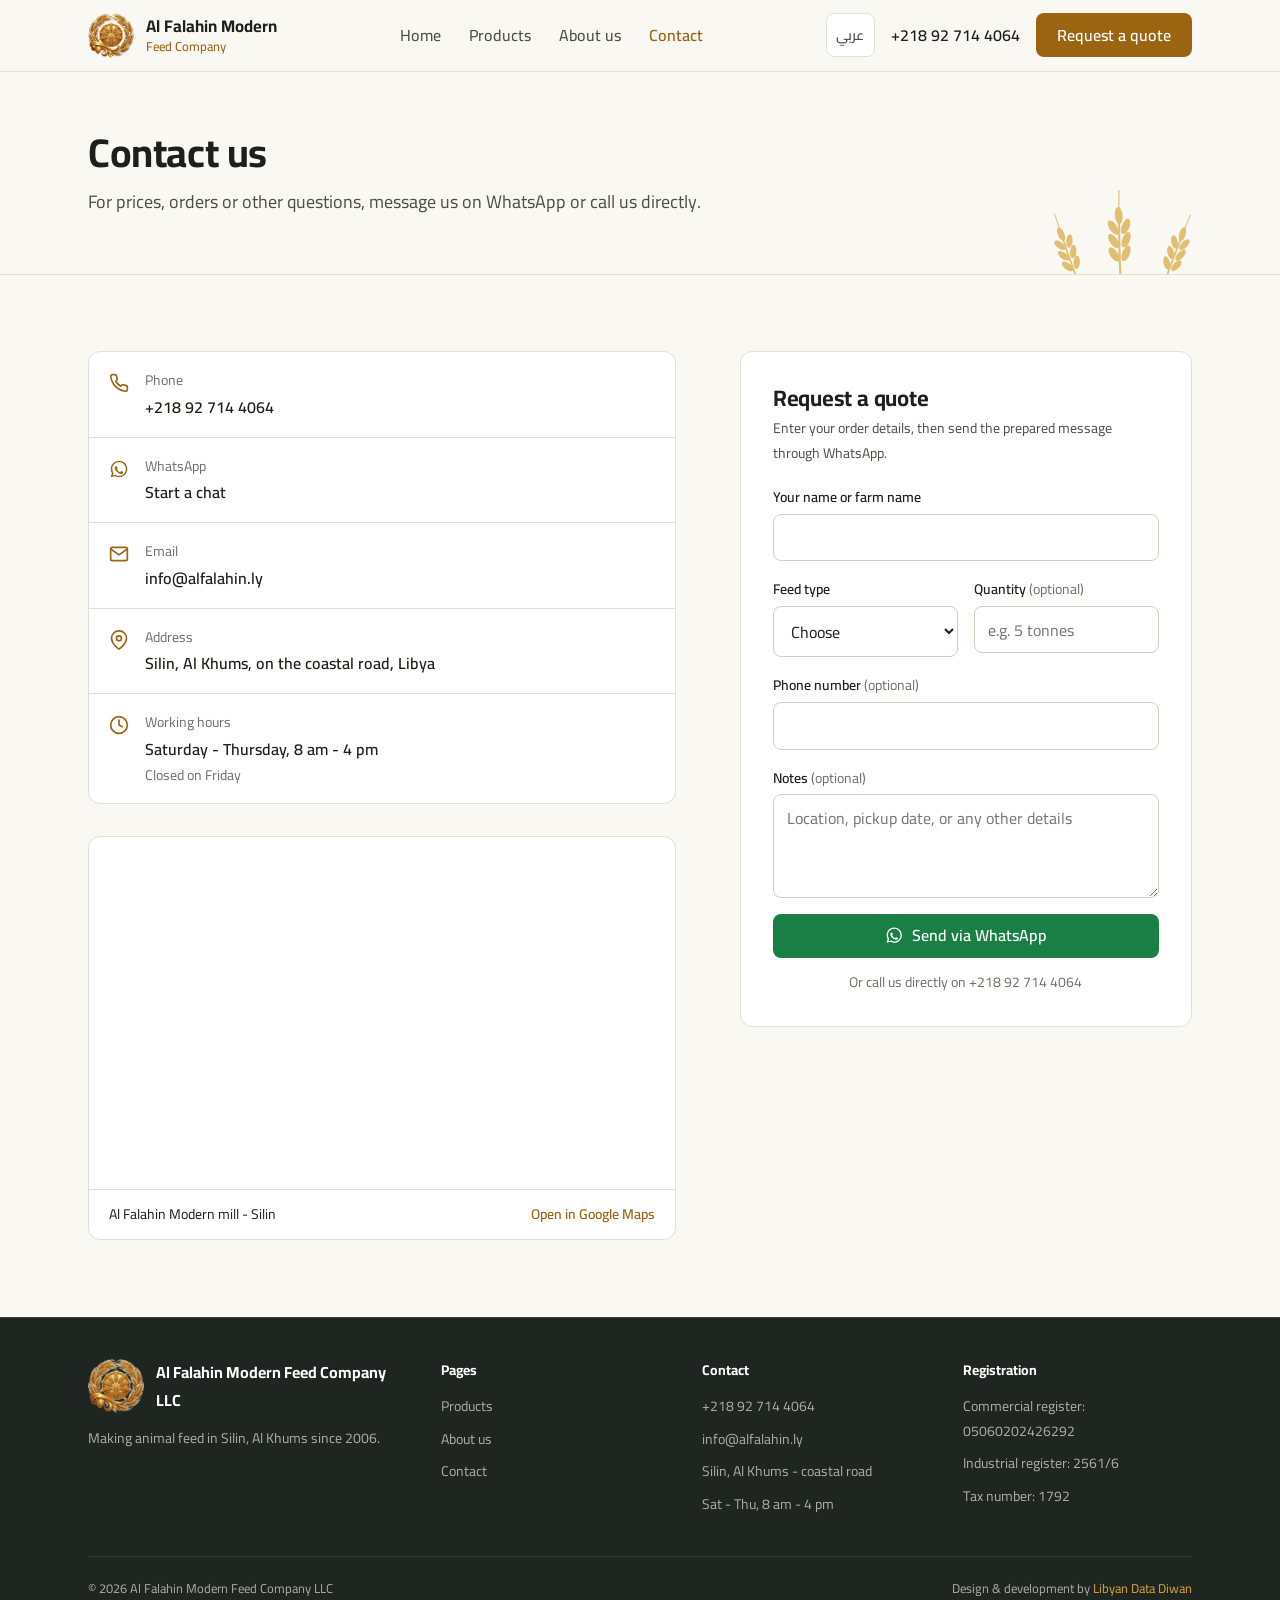
<file: en/contact.html>
<!DOCTYPE html>
<html lang="en" dir="ltr">
<head>
  <meta charset="UTF-8">
  <meta name="viewport" content="width=device-width, initial-scale=1, viewport-fit=cover">
  <title>Contact | Al Falahin Modern Feed Company</title>
  <meta name="description" content="Phone, WhatsApp and address of Al Falahin Modern Feed Company in Silin, Al Khums, Libya, plus a quote request form.">
  <meta name="theme-color" content="#faf8f3">
  <link rel="canonical" href="https://www.alfalahin.ly/en/contact.html">
  <link rel="alternate" hreflang="ar" href="https://www.alfalahin.ly/contact.html">
  <link rel="alternate" hreflang="en" href="https://www.alfalahin.ly/en/contact.html">
  <link rel="alternate" hreflang="x-default" href="https://www.alfalahin.ly/contact.html">
  <link rel="manifest" href="../site.webmanifest">
  <link rel="icon" href="../favicon.ico" sizes="any">
  <link rel="apple-touch-icon" href="../apple-touch-icon.png">
  <meta property="og:type" content="website">
  <meta property="og:locale" content="en_US">
  <meta property="og:url" content="https://www.alfalahin.ly/en/contact.html">
  <meta property="og:title" content="Contact | Al Falahin Modern Feed Company">
  <meta property="og:description" content="Phone, WhatsApp and address of Al Falahin Modern Feed Company in Silin, Al Khums, Libya, plus a quote request form.">
  <meta property="og:image" content="https://www.alfalahin.ly/assets/img/icon-512.png">
  <link rel="preload" href="../assets/fonts/cairo-latin.woff2" as="font" type="font/woff2" crossorigin>
  <link rel="stylesheet" href="../assets/css/base.css">
  <link rel="stylesheet" href="../assets/css/components.css">
</head>

<body>
  <a class="skip-link" href="#main">Skip to content</a>

  <header class="header">
    <div class="container header__inner">
      <a class="brand" href="index.html" aria-label="Al Falahin Modern Feed Company - home">
        <img class="brand__mark" src="../assets/img/logo-128.png" alt="" width="128" height="123">
        <span class="brand__text">
          <span class="brand__name">Al Falahin Modern</span>
          <span class="brand__sub">Feed Company</span>
        </span>
      </a>

      <nav class="nav" aria-label="Main menu">
        <ul class="nav__list">
          <li><a class="nav__link" href="index.html">Home</a></li>
          <li><a class="nav__link" href="products.html">Products</a></li>
          <li><a class="nav__link" href="about.html">About us</a></li>
          <li><a class="nav__link" href="contact.html" aria-current="page">Contact</a></li>
        </ul>
      </nav>

      <div class="header__actions">
        <a class="lang-link" href="../contact.html?lang=ar" hreflang="ar" lang="ar" title="العربية" aria-label="Switch to Arabic">عربي</a>
        <a class="header__phone num" href="tel:+218927144064">+218 92 714 4064</a>
        <a class="btn btn--primary" href="contact.html">Request a quote</a>
        <a class="icon-btn" href="tel:+218927144064" aria-label="Call us"><svg viewBox="0 0 24 24" fill="none" stroke="currentColor" stroke-width="2" stroke-linecap="round" stroke-linejoin="round" aria-hidden="true"><path d="M22 16.92v3a2 2 0 0 1-2.18 2 19.79 19.79 0 0 1-8.63-3.07 19.5 19.5 0 0 1-6-6 19.79 19.79 0 0 1-3.07-8.67A2 2 0 0 1 4.11 2h3a2 2 0 0 1 2 1.72 12.84 12.84 0 0 0 .7 2.81 2 2 0 0 1-.45 2.11L8.09 9.91a16 16 0 0 0 6 6l1.27-1.27a2 2 0 0 1 2.11-.45 12.84 12.84 0 0 0 2.81.7A2 2 0 0 1 22 16.92z"/></svg></a>
        <a class="icon-btn icon-btn--wa" href="https://wa.me/218927144064" target="_blank" rel="noopener" aria-label="Message us on WhatsApp"><svg viewBox="0 0 24 24" fill="currentColor" aria-hidden="true"><path d="M12.04 2c-5.46 0-9.91 4.45-9.91 9.91 0 1.75.46 3.45 1.32 4.95L2.05 22l5.25-1.38c1.45.79 3.08 1.21 4.74 1.21 5.46 0 9.91-4.45 9.91-9.91 0-2.65-1.03-5.14-2.9-7.01A9.82 9.82 0 0 0 12.04 2zm.01 1.67c2.2 0 4.26.86 5.82 2.42a8.18 8.18 0 0 1 2.41 5.82c0 4.54-3.7 8.24-8.24 8.24-1.42 0-2.82-.37-4.06-1.07l-.29-.16-3.12.82.83-3.04-.19-.3a8.18 8.18 0 0 1-1.26-4.49c0-4.54 3.7-8.24 8.24-8.24zm4.52 11.66c-.25-.13-1.47-.72-1.7-.81-.23-.08-.39-.13-.56.13-.17.25-.64.81-.79.97-.14.17-.29.19-.54.06-.25-.13-1.06-.39-2.02-1.25-.75-.67-1.25-1.5-1.4-1.75-.14-.25-.02-.39.11-.51.11-.11.25-.29.38-.44.13-.14.17-.25.25-.42.08-.17.04-.31-.02-.44-.06-.13-.56-1.35-.77-1.85-.2-.49-.41-.42-.56-.43h-.48c-.17 0-.44.06-.67.31-.23.25-.88.86-.88 2.1s.9 2.44 1.03 2.61c.13.17 1.77 2.7 4.28 3.79.6.26 1.07.41 1.43.53.6.19 1.15.16 1.58.1.48-.07 1.47-.6 1.68-1.18.21-.58.21-1.07.15-1.18-.06-.1-.23-.16-.48-.28z"/></svg></a>
      </div>
    </div>
  </header>

  <main id="main">

    <section class="page-head">
      <div class="container">
        <h1>Contact us</h1>
        <p>For prices, orders or other questions, message us on WhatsApp or call us directly.</p>
      </div>
    </section>

    <section class="section">
      <div class="container two-col">
        <div>
          <div class="contact-list">
            <div class="contact-item">
              <svg viewBox="0 0 24 24" fill="none" stroke="currentColor" stroke-width="2" stroke-linecap="round" stroke-linejoin="round" aria-hidden="true"><path d="M22 16.92v3a2 2 0 0 1-2.18 2 19.79 19.79 0 0 1-8.63-3.07 19.5 19.5 0 0 1-6-6 19.79 19.79 0 0 1-3.07-8.67A2 2 0 0 1 4.11 2h3a2 2 0 0 1 2 1.72 12.84 12.84 0 0 0 .7 2.81 2 2 0 0 1-.45 2.11L8.09 9.91a16 16 0 0 0 6 6l1.27-1.27a2 2 0 0 1 2.11-.45 12.84 12.84 0 0 0 2.81.7A2 2 0 0 1 22 16.92z"/></svg>
              <div>
                <div class="contact-item__label">Phone</div>
                <a class="contact-item__value num" href="tel:+218927144064">+218 92 714 4064</a>
              </div>
            </div>
            <div class="contact-item">
              <svg viewBox="0 0 24 24" fill="currentColor" aria-hidden="true"><path d="M12.04 2c-5.46 0-9.91 4.45-9.91 9.91 0 1.75.46 3.45 1.32 4.95L2.05 22l5.25-1.38c1.45.79 3.08 1.21 4.74 1.21 5.46 0 9.91-4.45 9.91-9.91 0-2.65-1.03-5.14-2.9-7.01A9.82 9.82 0 0 0 12.04 2zm.01 1.67c2.2 0 4.26.86 5.82 2.42a8.18 8.18 0 0 1 2.41 5.82c0 4.54-3.7 8.24-8.24 8.24-1.42 0-2.82-.37-4.06-1.07l-.29-.16-3.12.82.83-3.04-.19-.3a8.18 8.18 0 0 1-1.26-4.49c0-4.54 3.7-8.24 8.24-8.24zm4.52 11.66c-.25-.13-1.47-.72-1.7-.81-.23-.08-.39-.13-.56.13-.17.25-.64.81-.79.97-.14.17-.29.19-.54.06-.25-.13-1.06-.39-2.02-1.25-.75-.67-1.25-1.5-1.4-1.75-.14-.25-.02-.39.11-.51.11-.11.25-.29.38-.44.13-.14.17-.25.25-.42.08-.17.04-.31-.02-.44-.06-.13-.56-1.35-.77-1.85-.2-.49-.41-.42-.56-.43h-.48c-.17 0-.44.06-.67.31-.23.25-.88.86-.88 2.1s.9 2.44 1.03 2.61c.13.17 1.77 2.7 4.28 3.79.6.26 1.07.41 1.43.53.6.19 1.15.16 1.58.1.48-.07 1.47-.6 1.68-1.18.21-.58.21-1.07.15-1.18-.06-.1-.23-.16-.48-.28z"/></svg>
              <div>
                <div class="contact-item__label">WhatsApp</div>
                <a class="contact-item__value" href="https://wa.me/218927144064" target="_blank" rel="noopener">Start a chat</a>
              </div>
            </div>
            <div class="contact-item">
              <svg viewBox="0 0 24 24" fill="none" stroke="currentColor" stroke-width="2" stroke-linecap="round" stroke-linejoin="round" aria-hidden="true"><rect x="2" y="4" width="20" height="16" rx="2"/><path d="m22 6-10 7L2 6"/></svg>
              <div>
                <div class="contact-item__label">Email</div>
                <a class="contact-item__value" href="mailto:info@alfalahin.ly">info@alfalahin.ly</a>
              </div>
            </div>
            <div class="contact-item">
              <svg viewBox="0 0 24 24" fill="none" stroke="currentColor" stroke-width="2" stroke-linecap="round" stroke-linejoin="round" aria-hidden="true"><path d="M21 10c0 7-9 13-9 13s-9-6-9-13a9 9 0 0 1 18 0z"/><circle cx="12" cy="10" r="3"/></svg>
              <div>
                <div class="contact-item__label">Address</div>
                <div class="contact-item__value">Silin, Al Khums, on the coastal road, Libya</div>
              </div>
            </div>
            <div class="contact-item">
              <svg viewBox="0 0 24 24" fill="none" stroke="currentColor" stroke-width="2" stroke-linecap="round" stroke-linejoin="round" aria-hidden="true"><circle cx="12" cy="12" r="10"/><path d="M12 6v6l4 2"/></svg>
              <div>
                <div class="contact-item__label">Working hours</div>
                <div class="contact-item__value">Saturday - Thursday, 8 am - 4 pm</div>
                <div class="contact-item__label">Closed on Friday</div>
              </div>
            </div>
          </div>

          <div class="map">
            <iframe src="https://maps.google.com/maps?q=32.638081,14.155843&amp;z=15&amp;hl=en&amp;output=embed" title="Mill location on the map" loading="lazy" referrerpolicy="no-referrer-when-downgrade"></iframe>
            <div class="map__bar">
              <span>Al Falahin Modern mill - Silin</span>
              <a class="link-arrow" href="https://maps.app.goo.gl/Mk593WjEitY1s3hG9" target="_blank" rel="noopener">Open in Google Maps</a>
            </div>
          </div>
        </div>

        <div class="form-box">
          <h2>Request a quote</h2>
          <p>Enter your order details, then send the prepared message through WhatsApp.</p>
          <form id="quoteForm">
            <div class="form-group">
              <label for="qName">Your name or farm name</label>
              <input class="form-input" type="text" id="qName" required autocomplete="name">
            </div>
            <div class="form-row">
              <div class="form-group">
                <label for="qFeedType">Feed type</label>
                <select class="form-select" id="qFeedType" required>
                  <option value="" disabled selected>Choose</option>
                  <option value="Poultry feed">Poultry feed</option>
                  <option value="Cattle feed">Cattle feed</option>
                  <option value="Sheep and goat feed">Sheep and goat feed</option>
                  <option value="Camel feed">Camel feed</option>
                  <option value="Custom mixes">Custom mixes</option>
                  <option value="Not sure">Not sure</option>
                </select>
              </div>
              <div class="form-group">
                <label for="qQuantity">Quantity <span class="optional">(optional)</span></label>
                <input class="form-input" type="text" id="qQuantity" placeholder="e.g. 5 tonnes">
              </div>
            </div>
            <div class="form-group">
              <label for="qPhone">Phone number <span class="optional">(optional)</span></label>
              <input class="form-input" type="tel" id="qPhone" dir="ltr" autocomplete="tel" inputmode="tel">
            </div>
            <div class="form-group">
              <label for="qNotes">Notes <span class="optional">(optional)</span></label>
              <textarea class="form-textarea" id="qNotes" rows="3" placeholder="Location, pickup date, or any other details"></textarea>
            </div>
            <button class="btn btn--wa btn--block" type="submit"><svg viewBox="0 0 24 24" fill="currentColor" aria-hidden="true"><path d="M12.04 2c-5.46 0-9.91 4.45-9.91 9.91 0 1.75.46 3.45 1.32 4.95L2.05 22l5.25-1.38c1.45.79 3.08 1.21 4.74 1.21 5.46 0 9.91-4.45 9.91-9.91 0-2.65-1.03-5.14-2.9-7.01A9.82 9.82 0 0 0 12.04 2zm.01 1.67c2.2 0 4.26.86 5.82 2.42a8.18 8.18 0 0 1 2.41 5.82c0 4.54-3.7 8.24-8.24 8.24-1.42 0-2.82-.37-4.06-1.07l-.29-.16-3.12.82.83-3.04-.19-.3a8.18 8.18 0 0 1-1.26-4.49c0-4.54 3.7-8.24 8.24-8.24zm4.52 11.66c-.25-.13-1.47-.72-1.7-.81-.23-.08-.39-.13-.56.13-.17.25-.64.81-.79.97-.14.17-.29.19-.54.06-.25-.13-1.06-.39-2.02-1.25-.75-.67-1.25-1.5-1.4-1.75-.14-.25-.02-.39.11-.51.11-.11.25-.29.38-.44.13-.14.17-.25.25-.42.08-.17.04-.31-.02-.44-.06-.13-.56-1.35-.77-1.85-.2-.49-.41-.42-.56-.43h-.48c-.17 0-.44.06-.67.31-.23.25-.88.86-.88 2.1s.9 2.44 1.03 2.61c.13.17 1.77 2.7 4.28 3.79.6.26 1.07.41 1.43.53.6.19 1.15.16 1.58.1.48-.07 1.47-.6 1.68-1.18.21-.58.21-1.07.15-1.18-.06-.1-.23-.16-.48-.28z"/></svg><span>Send via WhatsApp</span></button>
            <p class="form-note">Or call us directly on <a class="num" href="tel:+218927144064">+218 92 714 4064</a></p>
          </form>
        </div>
      </div>
    </section>
  </main>

  <footer class="footer">
    <div class="container">
      <div class="footer__grid">
        <div>
          <div class="footer__brand">
            <img src="../assets/img/logo-128.png" alt="" width="128" height="123" loading="lazy">
            <span class="footer__name">Al Falahin Modern Feed Company LLC</span>
          </div>
          <p>Making animal feed in Silin, Al Khums since 2006.</p>
        </div>

        <div>
          <div class="footer__title">Pages</div>
          <div class="footer__links">
            <a href="products.html">Products</a>
            <a href="about.html">About us</a>
            <a href="contact.html">Contact</a>
          </div>
        </div>

        <div>
          <div class="footer__title">Contact</div>
          <div class="footer__links">
            <a class="num" href="tel:+218927144064">+218 92 714 4064</a>
            <a href="mailto:info@alfalahin.ly">info@alfalahin.ly</a>
            <a href="https://maps.app.goo.gl/Mk593WjEitY1s3hG9" target="_blank" rel="noopener">Silin, Al Khums - coastal road</a>
            <span>Sat - Thu, 8 am - 4 pm</span>
          </div>
        </div>

        <div>
          <div class="footer__title">Registration</div>
          <div class="footer__links">
            <span>Commercial register: <span class="num">05060202426292</span></span>
            <span>Industrial register: <span class="num">2561/6</span></span>
            <span>Tax number: <span class="num">1792</span></span>
          </div>
        </div>
      </div>

      <div class="footer__bottom">
        <p>© 2026 Al Falahin Modern Feed Company LLC</p>
        <p>Design &amp; development by <a href="https://ldd.ly" target="_blank" rel="noopener">Libyan Data Diwan</a></p>
      </div>
    </div>
  </footer>

  <nav class="tabbar" aria-label="Mobile navigation">
    <div class="tabbar__inner">
      <a class="tab" href="index.html">
        <svg viewBox="0 0 24 24" fill="none" stroke="currentColor" stroke-linecap="round" stroke-linejoin="round" aria-hidden="true"><path d="M3 10.5 12 3l9 7.5"/><path d="M5.5 9.5V20a1 1 0 0 0 1 1H10v-6h4v6h3.5a1 1 0 0 0 1-1V9.5"/></svg>
        <span>Home</span>
      </a>
      <a class="tab" href="products.html">
        <svg viewBox="0 0 24 24" fill="none" stroke="currentColor" stroke-linecap="round" stroke-linejoin="round" aria-hidden="true"><path d="M21 16V8a2 2 0 0 0-1-1.73l-7-4a2 2 0 0 0-2 0l-7 4A2 2 0 0 0 3 8v8a2 2 0 0 0 1 1.73l7 4a2 2 0 0 0 2 0l7-4A2 2 0 0 0 21 16z"/><path d="M3.27 6.96 12 12.01l8.73-5.05M12 22.08V12"/></svg>
        <span>Products</span>
      </a>
      <a class="tab" href="about.html">
        <svg viewBox="0 0 24 24" fill="none" stroke="currentColor" stroke-linecap="round" stroke-linejoin="round" aria-hidden="true"><circle cx="12" cy="12" r="10"/><path d="M12 16v-4M12 8h.01"/></svg>
        <span>About</span>
      </a>
      <a class="tab" href="contact.html" aria-current="page">
        <svg viewBox="0 0 24 24" fill="none" stroke="currentColor" stroke-linecap="round" stroke-linejoin="round" aria-hidden="true"><path d="M21 12a8.5 8.5 0 0 1-12.3 7.6L3.5 21l1.4-5A8.5 8.5 0 1 1 21 12z"/></svg>
        <span>Contact</span>
      </a>
    </div>
  </nav>

  <script src="../assets/js/main.js" defer></script>
</body>
</html>
</file>
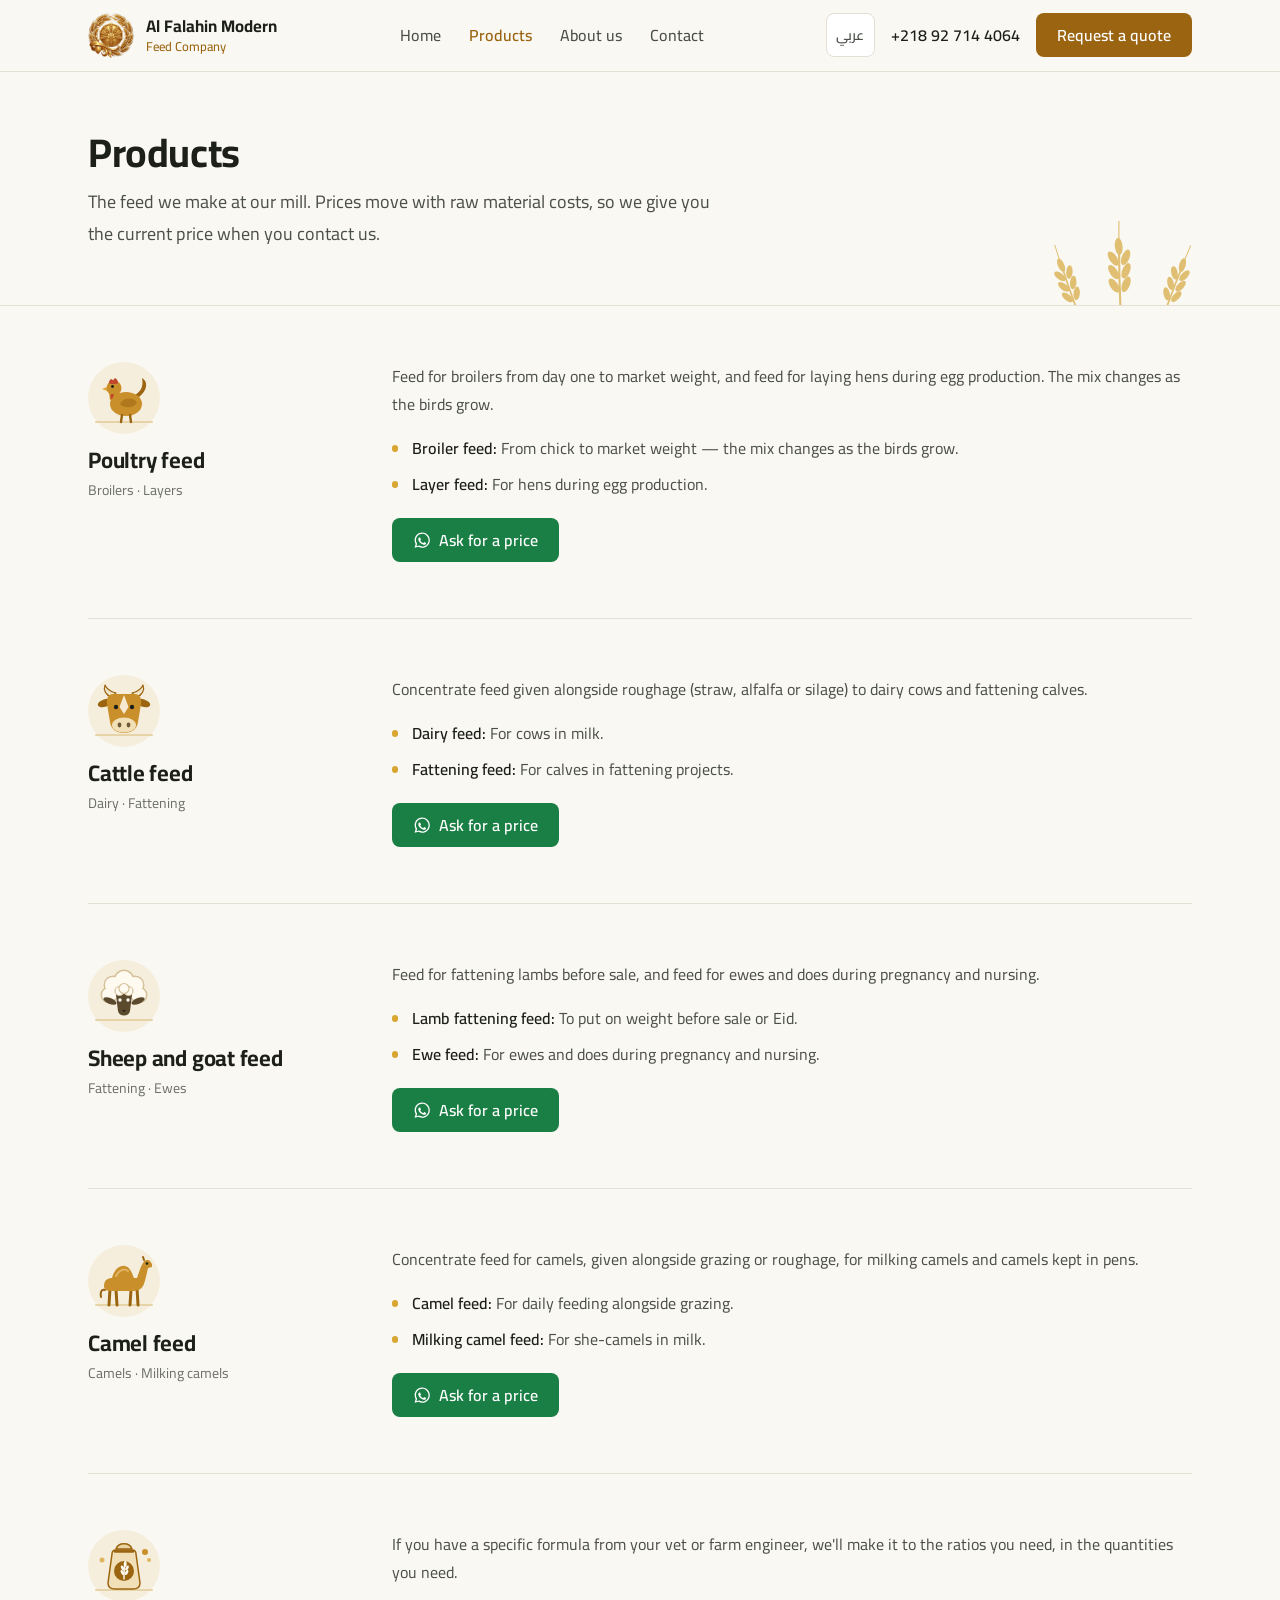
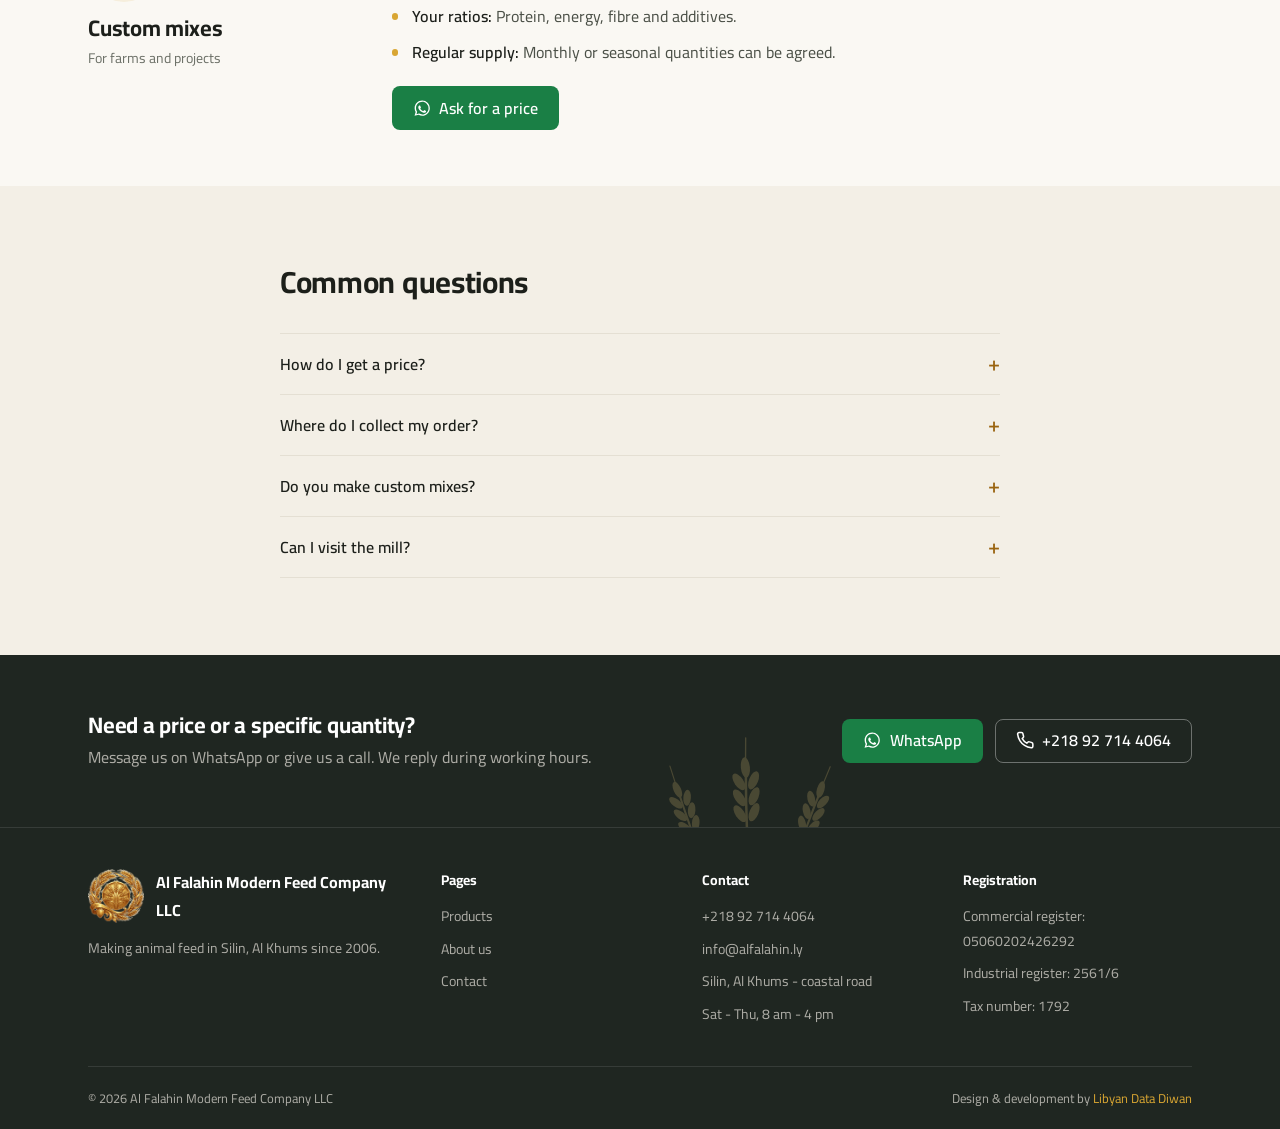
<file: en/products.html>
<!DOCTYPE html>
<html lang="en" dir="ltr">
<head>
  <meta charset="UTF-8">
  <meta name="viewport" content="width=device-width, initial-scale=1, viewport-fit=cover">
  <title>Products | Al Falahin Modern Feed Company</title>
  <meta name="description" content="Poultry, cattle, sheep, goat and camel feed, plus custom mixes, from Al Falahin Modern Feed Company in Silin, Al Khums, Libya.">
  <meta name="theme-color" content="#faf8f3">
  <link rel="canonical" href="https://www.alfalahin.ly/en/products.html">
  <link rel="alternate" hreflang="ar" href="https://www.alfalahin.ly/products.html">
  <link rel="alternate" hreflang="en" href="https://www.alfalahin.ly/en/products.html">
  <link rel="alternate" hreflang="x-default" href="https://www.alfalahin.ly/products.html">
  <link rel="manifest" href="../site.webmanifest">
  <link rel="icon" href="../favicon.ico" sizes="any">
  <link rel="apple-touch-icon" href="../apple-touch-icon.png">
  <meta property="og:type" content="website">
  <meta property="og:locale" content="en_US">
  <meta property="og:url" content="https://www.alfalahin.ly/en/products.html">
  <meta property="og:title" content="Products | Al Falahin Modern Feed Company">
  <meta property="og:description" content="Poultry, cattle, sheep, goat and camel feed, plus custom mixes, from Al Falahin Modern Feed Company in Silin, Al Khums, Libya.">
  <meta property="og:image" content="https://www.alfalahin.ly/assets/img/icon-512.png">
  <link rel="preload" href="../assets/fonts/cairo-latin.woff2" as="font" type="font/woff2" crossorigin>
  <link rel="stylesheet" href="../assets/css/base.css">
  <link rel="stylesheet" href="../assets/css/components.css">
</head>

<body>
  <a class="skip-link" href="#main">Skip to content</a>

  <header class="header">
    <div class="container header__inner">
      <a class="brand" href="index.html" aria-label="Al Falahin Modern Feed Company - home">
        <img class="brand__mark" src="../assets/img/logo-128.png" alt="" width="128" height="123">
        <span class="brand__text">
          <span class="brand__name">Al Falahin Modern</span>
          <span class="brand__sub">Feed Company</span>
        </span>
      </a>

      <nav class="nav" aria-label="Main menu">
        <ul class="nav__list">
          <li><a class="nav__link" href="index.html">Home</a></li>
          <li><a class="nav__link" href="products.html" aria-current="page">Products</a></li>
          <li><a class="nav__link" href="about.html">About us</a></li>
          <li><a class="nav__link" href="contact.html">Contact</a></li>
        </ul>
      </nav>

      <div class="header__actions">
        <a class="lang-link" href="../products.html?lang=ar" hreflang="ar" lang="ar" title="العربية" aria-label="Switch to Arabic">عربي</a>
        <a class="header__phone num" href="tel:+218927144064">+218 92 714 4064</a>
        <a class="btn btn--primary" href="contact.html">Request a quote</a>
        <a class="icon-btn" href="tel:+218927144064" aria-label="Call us"><svg viewBox="0 0 24 24" fill="none" stroke="currentColor" stroke-width="2" stroke-linecap="round" stroke-linejoin="round" aria-hidden="true"><path d="M22 16.92v3a2 2 0 0 1-2.18 2 19.79 19.79 0 0 1-8.63-3.07 19.5 19.5 0 0 1-6-6 19.79 19.79 0 0 1-3.07-8.67A2 2 0 0 1 4.11 2h3a2 2 0 0 1 2 1.72 12.84 12.84 0 0 0 .7 2.81 2 2 0 0 1-.45 2.11L8.09 9.91a16 16 0 0 0 6 6l1.27-1.27a2 2 0 0 1 2.11-.45 12.84 12.84 0 0 0 2.81.7A2 2 0 0 1 22 16.92z"/></svg></a>
        <a class="icon-btn icon-btn--wa" href="https://wa.me/218927144064" target="_blank" rel="noopener" aria-label="Message us on WhatsApp"><svg viewBox="0 0 24 24" fill="currentColor" aria-hidden="true"><path d="M12.04 2c-5.46 0-9.91 4.45-9.91 9.91 0 1.75.46 3.45 1.32 4.95L2.05 22l5.25-1.38c1.45.79 3.08 1.21 4.74 1.21 5.46 0 9.91-4.45 9.91-9.91 0-2.65-1.03-5.14-2.9-7.01A9.82 9.82 0 0 0 12.04 2zm.01 1.67c2.2 0 4.26.86 5.82 2.42a8.18 8.18 0 0 1 2.41 5.82c0 4.54-3.7 8.24-8.24 8.24-1.42 0-2.82-.37-4.06-1.07l-.29-.16-3.12.82.83-3.04-.19-.3a8.18 8.18 0 0 1-1.26-4.49c0-4.54 3.7-8.24 8.24-8.24zm4.52 11.66c-.25-.13-1.47-.72-1.7-.81-.23-.08-.39-.13-.56.13-.17.25-.64.81-.79.97-.14.17-.29.19-.54.06-.25-.13-1.06-.39-2.02-1.25-.75-.67-1.25-1.5-1.4-1.75-.14-.25-.02-.39.11-.51.11-.11.25-.29.38-.44.13-.14.17-.25.25-.42.08-.17.04-.31-.02-.44-.06-.13-.56-1.35-.77-1.85-.2-.49-.41-.42-.56-.43h-.48c-.17 0-.44.06-.67.31-.23.25-.88.86-.88 2.1s.9 2.44 1.03 2.61c.13.17 1.77 2.7 4.28 3.79.6.26 1.07.41 1.43.53.6.19 1.15.16 1.58.1.48-.07 1.47-.6 1.68-1.18.21-.58.21-1.07.15-1.18-.06-.1-.23-.16-.48-.28z"/></svg></a>
      </div>
    </div>
  </header>

  <main id="main">

    <section class="page-head">
      <div class="container">
        <h1>Products</h1>
        <p>The feed we make at our mill. Prices move with raw material costs, so we give you the current price when you contact us.</p>
      </div>
    </section>

    <section>
      <div class="container">
        <article class="product" id="poultry">
          <div class="product__aside">
            <img class="product__icon" src="../assets/img/icon-poultry.svg" alt="" width="72" height="72" loading="lazy">
            <h2>Poultry feed</h2>
            <p>Broilers · Layers</p>
          </div>
          <div class="product__body">
            <p>Feed for broilers from day one to market weight, and feed for laying hens during egg production. The mix changes as the birds grow.</p>
            <ul class="ticks">
              <li><strong>Broiler feed:</strong> From chick to market weight — the mix changes as the birds grow.</li>
              <li><strong>Layer feed:</strong> For hens during egg production.</li>
            </ul>
            <a class="btn btn--wa" href="https://wa.me/218927144064?text=Hello%2C%20I%27d%20like%20to%20ask%20about%20the%20price%20of%20poultry%20feed" target="_blank" rel="noopener"><svg viewBox="0 0 24 24" fill="currentColor" aria-hidden="true"><path d="M12.04 2c-5.46 0-9.91 4.45-9.91 9.91 0 1.75.46 3.45 1.32 4.95L2.05 22l5.25-1.38c1.45.79 3.08 1.21 4.74 1.21 5.46 0 9.91-4.45 9.91-9.91 0-2.65-1.03-5.14-2.9-7.01A9.82 9.82 0 0 0 12.04 2zm.01 1.67c2.2 0 4.26.86 5.82 2.42a8.18 8.18 0 0 1 2.41 5.82c0 4.54-3.7 8.24-8.24 8.24-1.42 0-2.82-.37-4.06-1.07l-.29-.16-3.12.82.83-3.04-.19-.3a8.18 8.18 0 0 1-1.26-4.49c0-4.54 3.7-8.24 8.24-8.24zm4.52 11.66c-.25-.13-1.47-.72-1.7-.81-.23-.08-.39-.13-.56.13-.17.25-.64.81-.79.97-.14.17-.29.19-.54.06-.25-.13-1.06-.39-2.02-1.25-.75-.67-1.25-1.5-1.4-1.75-.14-.25-.02-.39.11-.51.11-.11.25-.29.38-.44.13-.14.17-.25.25-.42.08-.17.04-.31-.02-.44-.06-.13-.56-1.35-.77-1.85-.2-.49-.41-.42-.56-.43h-.48c-.17 0-.44.06-.67.31-.23.25-.88.86-.88 2.1s.9 2.44 1.03 2.61c.13.17 1.77 2.7 4.28 3.79.6.26 1.07.41 1.43.53.6.19 1.15.16 1.58.1.48-.07 1.47-.6 1.68-1.18.21-.58.21-1.07.15-1.18-.06-.1-.23-.16-.48-.28z"/></svg><span>Ask for a price</span></a>
          </div>
        </article>
        <article class="product" id="cattle">
          <div class="product__aside">
            <img class="product__icon" src="../assets/img/icon-cattle.svg" alt="" width="72" height="72" loading="lazy">
            <h2>Cattle feed</h2>
            <p>Dairy · Fattening</p>
          </div>
          <div class="product__body">
            <p>Concentrate feed given alongside roughage (straw, alfalfa or silage) to dairy cows and fattening calves.</p>
            <ul class="ticks">
              <li><strong>Dairy feed:</strong> For cows in milk.</li>
              <li><strong>Fattening feed:</strong> For calves in fattening projects.</li>
            </ul>
            <a class="btn btn--wa" href="https://wa.me/218927144064?text=Hello%2C%20I%27d%20like%20to%20ask%20about%20the%20price%20of%20cattle%20feed" target="_blank" rel="noopener"><svg viewBox="0 0 24 24" fill="currentColor" aria-hidden="true"><path d="M12.04 2c-5.46 0-9.91 4.45-9.91 9.91 0 1.75.46 3.45 1.32 4.95L2.05 22l5.25-1.38c1.45.79 3.08 1.21 4.74 1.21 5.46 0 9.91-4.45 9.91-9.91 0-2.65-1.03-5.14-2.9-7.01A9.82 9.82 0 0 0 12.04 2zm.01 1.67c2.2 0 4.26.86 5.82 2.42a8.18 8.18 0 0 1 2.41 5.82c0 4.54-3.7 8.24-8.24 8.24-1.42 0-2.82-.37-4.06-1.07l-.29-.16-3.12.82.83-3.04-.19-.3a8.18 8.18 0 0 1-1.26-4.49c0-4.54 3.7-8.24 8.24-8.24zm4.52 11.66c-.25-.13-1.47-.72-1.7-.81-.23-.08-.39-.13-.56.13-.17.25-.64.81-.79.97-.14.17-.29.19-.54.06-.25-.13-1.06-.39-2.02-1.25-.75-.67-1.25-1.5-1.4-1.75-.14-.25-.02-.39.11-.51.11-.11.25-.29.38-.44.13-.14.17-.25.25-.42.08-.17.04-.31-.02-.44-.06-.13-.56-1.35-.77-1.85-.2-.49-.41-.42-.56-.43h-.48c-.17 0-.44.06-.67.31-.23.25-.88.86-.88 2.1s.9 2.44 1.03 2.61c.13.17 1.77 2.7 4.28 3.79.6.26 1.07.41 1.43.53.6.19 1.15.16 1.58.1.48-.07 1.47-.6 1.68-1.18.21-.58.21-1.07.15-1.18-.06-.1-.23-.16-.48-.28z"/></svg><span>Ask for a price</span></a>
          </div>
        </article>
        <article class="product" id="sheep">
          <div class="product__aside">
            <img class="product__icon" src="../assets/img/icon-sheep.svg" alt="" width="72" height="72" loading="lazy">
            <h2>Sheep and goat feed</h2>
            <p>Fattening · Ewes</p>
          </div>
          <div class="product__body">
            <p>Feed for fattening lambs before sale, and feed for ewes and does during pregnancy and nursing.</p>
            <ul class="ticks">
              <li><strong>Lamb fattening feed:</strong> To put on weight before sale or Eid.</li>
              <li><strong>Ewe feed:</strong> For ewes and does during pregnancy and nursing.</li>
            </ul>
            <a class="btn btn--wa" href="https://wa.me/218927144064?text=Hello%2C%20I%27d%20like%20to%20ask%20about%20the%20price%20of%20sheep%20and%20goat%20feed" target="_blank" rel="noopener"><svg viewBox="0 0 24 24" fill="currentColor" aria-hidden="true"><path d="M12.04 2c-5.46 0-9.91 4.45-9.91 9.91 0 1.75.46 3.45 1.32 4.95L2.05 22l5.25-1.38c1.45.79 3.08 1.21 4.74 1.21 5.46 0 9.91-4.45 9.91-9.91 0-2.65-1.03-5.14-2.9-7.01A9.82 9.82 0 0 0 12.04 2zm.01 1.67c2.2 0 4.26.86 5.82 2.42a8.18 8.18 0 0 1 2.41 5.82c0 4.54-3.7 8.24-8.24 8.24-1.42 0-2.82-.37-4.06-1.07l-.29-.16-3.12.82.83-3.04-.19-.3a8.18 8.18 0 0 1-1.26-4.49c0-4.54 3.7-8.24 8.24-8.24zm4.52 11.66c-.25-.13-1.47-.72-1.7-.81-.23-.08-.39-.13-.56.13-.17.25-.64.81-.79.97-.14.17-.29.19-.54.06-.25-.13-1.06-.39-2.02-1.25-.75-.67-1.25-1.5-1.4-1.75-.14-.25-.02-.39.11-.51.11-.11.25-.29.38-.44.13-.14.17-.25.25-.42.08-.17.04-.31-.02-.44-.06-.13-.56-1.35-.77-1.85-.2-.49-.41-.42-.56-.43h-.48c-.17 0-.44.06-.67.31-.23.25-.88.86-.88 2.1s.9 2.44 1.03 2.61c.13.17 1.77 2.7 4.28 3.79.6.26 1.07.41 1.43.53.6.19 1.15.16 1.58.1.48-.07 1.47-.6 1.68-1.18.21-.58.21-1.07.15-1.18-.06-.1-.23-.16-.48-.28z"/></svg><span>Ask for a price</span></a>
          </div>
        </article>
        <article class="product" id="camel">
          <div class="product__aside">
            <img class="product__icon" src="../assets/img/icon-camel.svg" alt="" width="72" height="72" loading="lazy">
            <h2>Camel feed</h2>
            <p>Camels · Milking camels</p>
          </div>
          <div class="product__body">
            <p>Concentrate feed for camels, given alongside grazing or roughage, for milking camels and camels kept in pens.</p>
            <ul class="ticks">
              <li><strong>Camel feed:</strong> For daily feeding alongside grazing.</li>
              <li><strong>Milking camel feed:</strong> For she-camels in milk.</li>
            </ul>
            <a class="btn btn--wa" href="https://wa.me/218927144064?text=Hello%2C%20I%27d%20like%20to%20ask%20about%20the%20price%20of%20camel%20feed" target="_blank" rel="noopener"><svg viewBox="0 0 24 24" fill="currentColor" aria-hidden="true"><path d="M12.04 2c-5.46 0-9.91 4.45-9.91 9.91 0 1.75.46 3.45 1.32 4.95L2.05 22l5.25-1.38c1.45.79 3.08 1.21 4.74 1.21 5.46 0 9.91-4.45 9.91-9.91 0-2.65-1.03-5.14-2.9-7.01A9.82 9.82 0 0 0 12.04 2zm.01 1.67c2.2 0 4.26.86 5.82 2.42a8.18 8.18 0 0 1 2.41 5.82c0 4.54-3.7 8.24-8.24 8.24-1.42 0-2.82-.37-4.06-1.07l-.29-.16-3.12.82.83-3.04-.19-.3a8.18 8.18 0 0 1-1.26-4.49c0-4.54 3.7-8.24 8.24-8.24zm4.52 11.66c-.25-.13-1.47-.72-1.7-.81-.23-.08-.39-.13-.56.13-.17.25-.64.81-.79.97-.14.17-.29.19-.54.06-.25-.13-1.06-.39-2.02-1.25-.75-.67-1.25-1.5-1.4-1.75-.14-.25-.02-.39.11-.51.11-.11.25-.29.38-.44.13-.14.17-.25.25-.42.08-.17.04-.31-.02-.44-.06-.13-.56-1.35-.77-1.85-.2-.49-.41-.42-.56-.43h-.48c-.17 0-.44.06-.67.31-.23.25-.88.86-.88 2.1s.9 2.44 1.03 2.61c.13.17 1.77 2.7 4.28 3.79.6.26 1.07.41 1.43.53.6.19 1.15.16 1.58.1.48-.07 1.47-.6 1.68-1.18.21-.58.21-1.07.15-1.18-.06-.1-.23-.16-.48-.28z"/></svg><span>Ask for a price</span></a>
          </div>
        </article>
        <article class="product" id="custom">
          <div class="product__aside">
            <img class="product__icon" src="../assets/img/icon-custom.svg" alt="" width="72" height="72" loading="lazy">
            <h2>Custom mixes</h2>
            <p>For farms and projects</p>
          </div>
          <div class="product__body">
            <p>If you have a specific formula from your vet or farm engineer, we'll make it to the ratios you need, in the quantities you need.</p>
            <ul class="ticks">
              <li><strong>Your ratios:</strong> Protein, energy, fibre and additives.</li>
              <li><strong>Regular supply:</strong> Monthly or seasonal quantities can be agreed.</li>
            </ul>
            <a class="btn btn--wa" href="https://wa.me/218927144064?text=Hello%2C%20I%27d%20like%20to%20ask%20about%20the%20price%20of%20a%20custom%20mix" target="_blank" rel="noopener"><svg viewBox="0 0 24 24" fill="currentColor" aria-hidden="true"><path d="M12.04 2c-5.46 0-9.91 4.45-9.91 9.91 0 1.75.46 3.45 1.32 4.95L2.05 22l5.25-1.38c1.45.79 3.08 1.21 4.74 1.21 5.46 0 9.91-4.45 9.91-9.91 0-2.65-1.03-5.14-2.9-7.01A9.82 9.82 0 0 0 12.04 2zm.01 1.67c2.2 0 4.26.86 5.82 2.42a8.18 8.18 0 0 1 2.41 5.82c0 4.54-3.7 8.24-8.24 8.24-1.42 0-2.82-.37-4.06-1.07l-.29-.16-3.12.82.83-3.04-.19-.3a8.18 8.18 0 0 1-1.26-4.49c0-4.54 3.7-8.24 8.24-8.24zm4.52 11.66c-.25-.13-1.47-.72-1.7-.81-.23-.08-.39-.13-.56.13-.17.25-.64.81-.79.97-.14.17-.29.19-.54.06-.25-.13-1.06-.39-2.02-1.25-.75-.67-1.25-1.5-1.4-1.75-.14-.25-.02-.39.11-.51.11-.11.25-.29.38-.44.13-.14.17-.25.25-.42.08-.17.04-.31-.02-.44-.06-.13-.56-1.35-.77-1.85-.2-.49-.41-.42-.56-.43h-.48c-.17 0-.44.06-.67.31-.23.25-.88.86-.88 2.1s.9 2.44 1.03 2.61c.13.17 1.77 2.7 4.28 3.79.6.26 1.07.41 1.43.53.6.19 1.15.16 1.58.1.48-.07 1.47-.6 1.68-1.18.21-.58.21-1.07.15-1.18-.06-.1-.23-.16-.48-.28z"/></svg><span>Ask for a price</span></a>
          </div>
        </article>
      </div>
    </section>

    <section class="section section--sand">
      <div class="container container--narrow">
        <div class="section-head">
          <h2>Common questions</h2>
        </div>
        <div class="faq">
          <details>
            <summary>How do I get a price?</summary>
            <p>Message us on WhatsApp or call us with the feed type and quantity, and we'll reply with the current price.</p>
          </details>
          <details>
            <summary>Where do I collect my order?</summary>
            <p>From the mill in Silin, Al Khums, on the coastal road. If you need transport, tell us the location and quantity and we'll work it out with you.</p>
          </details>
          <details>
            <summary>Do you make custom mixes?</summary>
            <p>Yes. Send us the ratios you need or your vet's formula, and we'll tell you the price and the minimum quantity.</p>
          </details>
          <details>
            <summary>Can I visit the mill?</summary>
            <p>Yes, during working hours from Saturday to Thursday. Please call us before you come.</p>
          </details>
        </div>
      </div>
    </section>

    <section class="cta">
      <div class="container cta__inner">
        <div>
          <h2>Need a price or a specific quantity?</h2>
          <p>Message us on WhatsApp or give us a call. We reply during working hours.</p>
        </div>
        <div class="btn-group">
          <a class="btn btn--wa" href="https://wa.me/218927144064" target="_blank" rel="noopener"><svg viewBox="0 0 24 24" fill="currentColor" aria-hidden="true"><path d="M12.04 2c-5.46 0-9.91 4.45-9.91 9.91 0 1.75.46 3.45 1.32 4.95L2.05 22l5.25-1.38c1.45.79 3.08 1.21 4.74 1.21 5.46 0 9.91-4.45 9.91-9.91 0-2.65-1.03-5.14-2.9-7.01A9.82 9.82 0 0 0 12.04 2zm.01 1.67c2.2 0 4.26.86 5.82 2.42a8.18 8.18 0 0 1 2.41 5.82c0 4.54-3.7 8.24-8.24 8.24-1.42 0-2.82-.37-4.06-1.07l-.29-.16-3.12.82.83-3.04-.19-.3a8.18 8.18 0 0 1-1.26-4.49c0-4.54 3.7-8.24 8.24-8.24zm4.52 11.66c-.25-.13-1.47-.72-1.7-.81-.23-.08-.39-.13-.56.13-.17.25-.64.81-.79.97-.14.17-.29.19-.54.06-.25-.13-1.06-.39-2.02-1.25-.75-.67-1.25-1.5-1.4-1.75-.14-.25-.02-.39.11-.51.11-.11.25-.29.38-.44.13-.14.17-.25.25-.42.08-.17.04-.31-.02-.44-.06-.13-.56-1.35-.77-1.85-.2-.49-.41-.42-.56-.43h-.48c-.17 0-.44.06-.67.31-.23.25-.88.86-.88 2.1s.9 2.44 1.03 2.61c.13.17 1.77 2.7 4.28 3.79.6.26 1.07.41 1.43.53.6.19 1.15.16 1.58.1.48-.07 1.47-.6 1.68-1.18.21-.58.21-1.07.15-1.18-.06-.1-.23-.16-.48-.28z"/></svg><span>WhatsApp</span></a>
          <a class="btn btn--on-dark" href="tel:+218927144064"><svg viewBox="0 0 24 24" fill="none" stroke="currentColor" stroke-width="2" stroke-linecap="round" stroke-linejoin="round" aria-hidden="true"><path d="M22 16.92v3a2 2 0 0 1-2.18 2 19.79 19.79 0 0 1-8.63-3.07 19.5 19.5 0 0 1-6-6 19.79 19.79 0 0 1-3.07-8.67A2 2 0 0 1 4.11 2h3a2 2 0 0 1 2 1.72 12.84 12.84 0 0 0 .7 2.81 2 2 0 0 1-.45 2.11L8.09 9.91a16 16 0 0 0 6 6l1.27-1.27a2 2 0 0 1 2.11-.45 12.84 12.84 0 0 0 2.81.7A2 2 0 0 1 22 16.92z"/></svg><span class="num">+218 92 714 4064</span></a>
        </div>
      </div>
    </section>
  </main>

  <footer class="footer">
    <div class="container">
      <div class="footer__grid">
        <div>
          <div class="footer__brand">
            <img src="../assets/img/logo-128.png" alt="" width="128" height="123" loading="lazy">
            <span class="footer__name">Al Falahin Modern Feed Company LLC</span>
          </div>
          <p>Making animal feed in Silin, Al Khums since 2006.</p>
        </div>

        <div>
          <div class="footer__title">Pages</div>
          <div class="footer__links">
            <a href="products.html">Products</a>
            <a href="about.html">About us</a>
            <a href="contact.html">Contact</a>
          </div>
        </div>

        <div>
          <div class="footer__title">Contact</div>
          <div class="footer__links">
            <a class="num" href="tel:+218927144064">+218 92 714 4064</a>
            <a href="mailto:info@alfalahin.ly">info@alfalahin.ly</a>
            <a href="https://maps.app.goo.gl/Mk593WjEitY1s3hG9" target="_blank" rel="noopener">Silin, Al Khums - coastal road</a>
            <span>Sat - Thu, 8 am - 4 pm</span>
          </div>
        </div>

        <div>
          <div class="footer__title">Registration</div>
          <div class="footer__links">
            <span>Commercial register: <span class="num">05060202426292</span></span>
            <span>Industrial register: <span class="num">2561/6</span></span>
            <span>Tax number: <span class="num">1792</span></span>
          </div>
        </div>
      </div>

      <div class="footer__bottom">
        <p>© 2026 Al Falahin Modern Feed Company LLC</p>
        <p>Design &amp; development by <a href="https://ldd.ly" target="_blank" rel="noopener">Libyan Data Diwan</a></p>
      </div>
    </div>
  </footer>

  <nav class="tabbar" aria-label="Mobile navigation">
    <div class="tabbar__inner">
      <a class="tab" href="index.html">
        <svg viewBox="0 0 24 24" fill="none" stroke="currentColor" stroke-linecap="round" stroke-linejoin="round" aria-hidden="true"><path d="M3 10.5 12 3l9 7.5"/><path d="M5.5 9.5V20a1 1 0 0 0 1 1H10v-6h4v6h3.5a1 1 0 0 0 1-1V9.5"/></svg>
        <span>Home</span>
      </a>
      <a class="tab" href="products.html" aria-current="page">
        <svg viewBox="0 0 24 24" fill="none" stroke="currentColor" stroke-linecap="round" stroke-linejoin="round" aria-hidden="true"><path d="M21 16V8a2 2 0 0 0-1-1.73l-7-4a2 2 0 0 0-2 0l-7 4A2 2 0 0 0 3 8v8a2 2 0 0 0 1 1.73l7 4a2 2 0 0 0 2 0l7-4A2 2 0 0 0 21 16z"/><path d="M3.27 6.96 12 12.01l8.73-5.05M12 22.08V12"/></svg>
        <span>Products</span>
      </a>
      <a class="tab" href="about.html">
        <svg viewBox="0 0 24 24" fill="none" stroke="currentColor" stroke-linecap="round" stroke-linejoin="round" aria-hidden="true"><circle cx="12" cy="12" r="10"/><path d="M12 16v-4M12 8h.01"/></svg>
        <span>About</span>
      </a>
      <a class="tab" href="contact.html">
        <svg viewBox="0 0 24 24" fill="none" stroke="currentColor" stroke-linecap="round" stroke-linejoin="round" aria-hidden="true"><path d="M21 12a8.5 8.5 0 0 1-12.3 7.6L3.5 21l1.4-5A8.5 8.5 0 1 1 21 12z"/></svg>
        <span>Contact</span>
      </a>
    </div>
  </nav>

  <script src="../assets/js/main.js" defer></script>
</body>
</html>
</file>
<file: assets/css/base.css>
@charset "UTF-8";
@import url("fonts.css");

/* ==========================================================================
   شركة الفلاحين الحديثة لصناعة الأعلاف — الأساسيات
   ========================================================================== */

:root {
  color-scheme: light;

  /* الألوان: ذهبي القمح من الشعار + فحمي دافئ للنص */
  --gold: #9a6410;          /* الأزرار والروابط (تباين كافٍ مع الأبيض) */
  --gold-hover: #7f520c;
  --gold-bright: #d9a632;   /* على الخلفيات الداكنة فقط */
  --gold-soft: #f6eedc;

  --ink: #1c1f1a;
  --ink-soft: #4b5047;
  --ink-muted: #6d7168;

  --bg: #faf8f3;
  --surface: #ffffff;
  --sand: #f3efe6;
  --line: #e4dfd3;

  --dark: #1f2621;
  --on-dark: #e9e6de;
  --on-dark-soft: rgba(233, 230, 222, 0.7);
  --line-dark: rgba(255, 255, 255, 0.1);

  --wa: #1a7f45;
  --wa-hover: #146838;

  --font-head: "Cairo", system-ui, sans-serif;
  --font-body: "Cairo", system-ui, -apple-system, "Segoe UI", sans-serif;

  --sp-1: 0.25rem;
  --sp-2: 0.5rem;
  --sp-3: 0.75rem;
  --sp-4: 1rem;
  --sp-5: 1.25rem;
  --sp-6: 1.5rem;
  --sp-8: 2rem;
  --sp-10: 2.5rem;
  --sp-12: 3rem;

  --step--1: 0.875rem;
  --step-0: 1rem;
  --step-1: 1.125rem;
  --step-2: clamp(1.25rem, 1.15rem + 0.4vw, 1.4rem);
  --step-3: clamp(1.5rem, 1.3rem + 0.9vw, 1.9rem);
  --step-4: clamp(1.75rem, 1.4rem + 1.6vw, 2.5rem);

  --container-max: 72rem;
  --header-h: 4.5rem;
  --tabbar-h: 4rem;
  --radius: 0.5rem;
  --radius-lg: 0.75rem;

  --shadow: 0 1px 2px rgba(28, 31, 26, 0.06), 0 2px 8px rgba(28, 31, 26, 0.04);
}

*, *::before, *::after {
  box-sizing: border-box;
  margin: 0;
  padding: 0;
}

html {
  -webkit-text-size-adjust: 100%;
  scroll-behavior: smooth;
  scroll-padding-top: calc(var(--header-h) + 1rem);
}

body {
  font-family: var(--font-body);
  font-size: var(--step-0);
  line-height: 1.75;
  color: var(--ink);
  background: var(--bg);
  -webkit-font-smoothing: antialiased;
  overflow-x: hidden;
}

img, svg {
  display: block;
  max-width: 100%;
  height: auto;
}

input, button, textarea, select {
  font: inherit;
  color: inherit;
}

button {
  background: none;
  border: 0;
  cursor: pointer;
}

a {
  color: inherit;
  text-decoration: none;
}

ul, ol {
  list-style: none;
}

h1, h2, h3, h4 {
  font-family: var(--font-head);
  font-weight: 700;
  line-height: 1.4;
  color: var(--ink);
}

h1 { font-size: var(--step-4); }
h2 { font-size: var(--step-3); }
h3 { font-size: var(--step-1); }

p {
  color: var(--ink-soft);
}

html[lang="en"] h1,
html[lang="en"] h2 {
  line-height: 1.25;
  letter-spacing: -0.01em;
}

:focus-visible {
  outline: 2px solid var(--gold);
  outline-offset: 2px;
}

.container {
  width: 100%;
  max-width: var(--container-max);
  margin-inline: auto;
  padding-inline: var(--sp-6);
}

.container--narrow {
  max-width: 48rem;
}

.skip-link {
  position: absolute;
  top: -10rem;
  right: var(--sp-4);
  z-index: 999;
  background: var(--ink);
  color: #fff;
  padding: var(--sp-2) var(--sp-4);
  border-radius: var(--radius);
}

.skip-link:focus {
  top: var(--sp-4);
}

/* ------------------------------------------------------------ الأقسام */
.section {
  padding-block: clamp(3rem, 6vw, 5rem);
}

.section--sand {
  background: var(--sand);
}

.section-head {
  max-width: 40rem;
  margin-bottom: var(--sp-8);
}

.section-head p {
  margin-top: var(--sp-2);
  font-size: var(--step-1);
}

@media (max-width: 640px) {
  .container {
    padding-inline: var(--sp-4);
  }
}
</file>
<file: assets/css/components.css>
@charset "UTF-8";

/* ==========================================================================
   شركة الفلاحين الحديثة لصناعة الأعلاف — المكونات
   ========================================================================== */

/* ------------------------------------------------------------- الترويسة */
.header {
  position: sticky;
  top: 0;
  z-index: 50;
  height: var(--header-h);
  display: flex;
  align-items: center;
  background: rgba(250, 248, 243, 0.96);
  border-bottom: 1px solid var(--line);
}

.header__inner {
  display: flex;
  align-items: center;
  justify-content: space-between;
  gap: var(--sp-6);
}


.brand {
  display: inline-flex;
  align-items: center;
  gap: var(--sp-3);
  min-width: 0;
}

.brand__mark {
  width: 2.9rem;
  height: auto;
}

.brand__text {
  display: flex;
  flex-direction: column;
  font-family: var(--font-head);
  line-height: 1.3;
  min-width: 0;
}

.brand__name {
  display: block;
  overflow: hidden;
  text-overflow: ellipsis;
  white-space: nowrap;
  font-size: 1.05rem;
  font-weight: 700;
  color: var(--ink);
}

.brand__sub {
  display: block;
  overflow: hidden;
  text-overflow: ellipsis;
  white-space: nowrap;
  font-size: 0.8rem;
  font-weight: 500;
  color: var(--gold);
}

.nav__list {
  display: flex;
  align-items: center;
  gap: var(--sp-1);
}

.nav__link {
  display: block;
  padding: var(--sp-2) var(--sp-3);
  font-weight: 500;
  color: var(--ink-soft);
  border-radius: var(--radius);
}

.nav__link:hover {
  color: var(--ink);
  background: var(--sand);
}

.nav__link[aria-current="page"] {
  color: var(--gold);
  font-weight: 600;
}

.header__actions {
  display: flex;
  align-items: center;
  gap: var(--sp-4);
  flex-shrink: 0;
}

.lang-link {
  display: inline-flex;
  align-items: center;
  justify-content: center;
  min-width: 2.75rem;
  height: 2.75rem;
  padding-inline: 0.6rem;
  border: 1px solid var(--line);
  border-radius: var(--radius);
  background: var(--surface);
  font-family: var(--font-body);
  font-size: 0.85rem;
  font-weight: 600;
  color: var(--ink-soft);
}

.lang-link:hover {
  color: var(--gold);
  border-color: var(--gold);
}

.header__phone {
  font-weight: 600;
  color: var(--ink);
  white-space: nowrap;
}

.header__phone:hover {
  color: var(--gold);
}

.icon-btn {
  display: none;
  width: 2.75rem;
  height: 2.75rem;
  align-items: center;
  justify-content: center;
  border-radius: var(--radius);
  border: 1px solid var(--line);
  background: var(--surface);
  color: var(--ink);
}

.icon-btn svg {
  width: 1.2rem;
  height: 1.2rem;
}

.icon-btn--wa {
  color: var(--wa);
}

/* --------------------------------------------------------------- الأزرار */
.btn {
  display: inline-flex;
  align-items: center;
  justify-content: center;
  gap: var(--sp-2);
  min-height: 2.75rem;
  padding: 0.6rem 1.25rem;
  font-weight: 600;
  line-height: 1.3;
  border: 1px solid transparent;
  border-radius: var(--radius);
  cursor: pointer;
  white-space: nowrap;
  transition: background-color 0.15s, border-color 0.15s, color 0.15s;
}

.btn svg {
  width: 1.15rem;
  height: 1.15rem;
  flex-shrink: 0;
}

.btn--primary {
  background: var(--gold);
  color: #fff;
}

.btn--primary:hover {
  background: var(--gold-hover);
}

.btn--outline {
  background: var(--surface);
  color: var(--ink);
  border-color: var(--line);
}

.btn--outline:hover {
  border-color: var(--ink-muted);
}

.btn--wa {
  background: var(--wa);
  color: #fff;
}

.btn--wa:hover {
  background: var(--wa-hover);
}

.btn--on-dark {
  background: transparent;
  color: #fff;
  border-color: rgba(255, 255, 255, 0.35);
}

.btn--on-dark:hover {
  border-color: #fff;
}

.btn--block {
  width: 100%;
}

.btn-group {
  display: flex;
  flex-wrap: wrap;
  gap: var(--sp-3);
}

.link-arrow {
  font-weight: 600;
  color: var(--gold);
}

.link-arrow:hover {
  color: var(--gold-hover);
  text-decoration: underline;
}

/* ------------------------------------------------------ الواجهة الرئيسية */
.hero {
  padding-block: clamp(3rem, 7vw, 5.5rem);
  border-bottom: 1px solid var(--line);
}

.hero__inner {
  display: grid;
  grid-template-columns: 1.2fr 0.8fr;
  align-items: center;
  gap: clamp(2rem, 5vw, 4rem);
}

.hero__kicker {
  font-weight: 600;
  color: var(--gold);
  margin-bottom: var(--sp-2);
}

.hero h1 {
  margin-bottom: var(--sp-4);
}

.hero__desc {
  font-size: var(--step-1);
  max-width: 36rem;
  margin-bottom: var(--sp-8);
}

.hero__art {
  position: relative;
}

.hero__art > img {
  width: 100%;
  border-radius: 1.25rem;
  box-shadow: 0 12px 32px -12px rgba(122, 82, 12, 0.35);
}

.hero__badge {
  position: absolute;
  inset-inline-end: -1rem;
  bottom: -1.5rem;
  width: 7.5rem;
  height: 7.5rem;
  padding: 0.7rem;
  border-radius: 50%;
  background: var(--surface);
  box-shadow: 0 6px 20px rgba(28, 31, 26, 0.12);
}

.hero__badge img {
  width: 100%;
  height: 100%;
  object-fit: contain;
}

/* --------------------------------------------------------- شريط الحقائق */
.facts {
  background: var(--surface);
  border-bottom: 1px solid var(--line);
}

.facts__list {
  display: grid;
  grid-template-columns: repeat(4, 1fr);
}

.facts__item {
  padding: var(--sp-6) var(--sp-4);
  border-inline-start: 1px solid var(--line);
}

.facts__item:first-child {
  border-inline-start: 0;
  padding-inline-start: 0;
}

.facts__value {
  font-weight: 700;
  font-size: var(--step-1);
  color: var(--ink);
}

.facts__label {
  font-size: var(--step--1);
  color: var(--ink-muted);
}

/* ------------------------------------------------------- بطاقات المنتجات */
.cards {
  display: grid;
  grid-template-columns: repeat(3, 1fr);
  gap: var(--sp-5);
}

.card {
  display: flex;
  flex-direction: column;
  background: var(--surface);
  border: 1px solid var(--line);
  border-radius: var(--radius-lg);
  padding: var(--sp-6);
}

.card__icon {
  width: 3.5rem;
  height: 3.5rem;
  margin-bottom: var(--sp-4);
}

.card h3 {
  margin-bottom: var(--sp-2);
}

.card p {
  margin-bottom: var(--sp-4);
}

.card .link-arrow {
  margin-top: auto;
}

.ticks {
  display: flex;
  flex-direction: column;
  gap: var(--sp-2);
  margin-bottom: var(--sp-5);
}

.ticks li {
  position: relative;
  padding-inline-start: var(--sp-5);
  color: var(--ink-soft);
}

.ticks li::before {
  content: "";
  position: absolute;
  inset-inline-start: 0;
  top: 0.7em;
  width: 0.4rem;
  height: 0.4rem;
  border-radius: 50%;
  background: var(--gold-bright);
}

.ticks strong {
  color: var(--ink);
  font-weight: 600;
}

/* --------------------------------------------------------- خطوات الطلب */
.steps {
  display: grid;
  grid-template-columns: repeat(3, 1fr);
  gap: var(--sp-8);
  counter-reset: step;
}

.step {
  counter-increment: step;
}

.step::before {
  content: counter(step);
  display: flex;
  align-items: center;
  justify-content: center;
  width: 2.25rem;
  height: 2.25rem;
  margin-bottom: var(--sp-3);
  border-radius: 50%;
  background: var(--gold-soft);
  color: var(--gold);
  font-weight: 700;
}

.step h3 {
  margin-bottom: var(--sp-1);
}

/* ------------------------------------------------------ ترويسة الصفحات */
.page-head {
  padding-block: clamp(2.5rem, 5vw, 3.5rem);
  border-bottom: 1px solid var(--line);
  background: url("../img/deco-wheat.svg") no-repeat left 6% bottom -1.5rem / 11rem auto;
}

[dir="ltr"] .page-head {
  background-position: right 6% bottom -1.5rem;
}

.page-head p {
  margin-top: var(--sp-2);
  font-size: var(--step-1);
  max-width: 40rem;
}

/* ------------------------------------------------- تفاصيل المنتجات */
.product {
  display: grid;
  grid-template-columns: 16rem 1fr;
  gap: clamp(1.5rem, 4vw, 3rem);
  padding-block: clamp(2.5rem, 5vw, 3.5rem);
  border-bottom: 1px solid var(--line);
}

.product:last-child {
  border-bottom: 0;
}

.product__icon {
  width: 4.5rem;
  height: 4.5rem;
  margin-bottom: var(--sp-3);
}

.product__aside h2 {
  font-size: var(--step-2);
}

.product__aside p {
  font-size: var(--step--1);
  color: var(--ink-muted);
  margin-top: var(--sp-1);
}

.product__body > p {
  margin-bottom: var(--sp-4);
}

/* -------------------------------------------------------------- الجدول */
.info-table {
  width: 100%;
  border-collapse: collapse;
  background: var(--surface);
  border: 1px solid var(--line);
  border-radius: var(--radius-lg);
  overflow: hidden;
}

.info-table th,
.info-table td {
  padding: var(--sp-3) var(--sp-5);
  text-align: start;
  border-bottom: 1px solid var(--line);
  vertical-align: top;
}

.info-table tr:last-child th,
.info-table tr:last-child td {
  border-bottom: 0;
}

.info-table th {
  width: 38%;
  font-weight: 500;
  color: var(--ink-muted);
  background: var(--sand);
}

.num {
  direction: ltr;
  unicode-bidi: isolate;
  font-family: var(--font-body);
}

[dir="rtl"] .num {
  text-align: right;
}

/* ------------------------------------------------------------ نص حر */
.prose p + p {
  margin-top: var(--sp-4);
}

.two-col {
  display: grid;
  grid-template-columns: 1.3fr 1fr;
  gap: clamp(2rem, 5vw, 4rem);
  align-items: start;
}

/* ------------------------------------------------------------ التواصل */
.contact-list {
  display: flex;
  flex-direction: column;
  background: var(--surface);
  border: 1px solid var(--line);
  border-radius: var(--radius-lg);
}

.contact-item {
  display: flex;
  gap: var(--sp-4);
  align-items: flex-start;
  padding: var(--sp-4) var(--sp-5);
  border-bottom: 1px solid var(--line);
}

.contact-item:last-child {
  border-bottom: 0;
}

.contact-item svg {
  width: 1.25rem;
  height: 1.25rem;
  margin-top: 0.3rem;
  flex-shrink: 0;
  color: var(--gold);
}

.contact-item__label {
  font-size: var(--step--1);
  color: var(--ink-muted);
}

.contact-item__value {
  font-weight: 600;
  color: var(--ink);
}

a.contact-item__value:hover {
  color: var(--gold);
}

.map {
  margin-top: var(--sp-8);
  border: 1px solid var(--line);
  border-radius: var(--radius-lg);
  overflow: hidden;
  background: var(--surface);
}

.map iframe {
  display: block;
  width: 100%;
  height: 22rem;
  border: 0;
}

.map__bar {
  display: flex;
  align-items: center;
  justify-content: space-between;
  gap: var(--sp-4);
  flex-wrap: wrap;
  padding: var(--sp-3) var(--sp-5);
  border-top: 1px solid var(--line);
  font-size: var(--step--1);
}

/* ------------------------------------------------------------ النموذج */
.form-box {
  background: var(--surface);
  border: 1px solid var(--line);
  border-radius: var(--radius-lg);
  padding: clamp(1.25rem, 3vw, 2rem);
}

.form-box h2 {
  font-size: var(--step-2);
}

.form-box > p {
  margin: var(--sp-1) 0 var(--sp-5);
  font-size: var(--step--1);
}

.form-row {
  display: grid;
  grid-template-columns: 1fr 1fr;
  gap: var(--sp-4);
}

.form-group {
  display: flex;
  flex-direction: column;
  gap: var(--sp-1);
  margin-bottom: var(--sp-4);
}

.form-group label {
  font-size: var(--step--1);
  font-weight: 600;
  color: var(--ink);
}

.form-group .optional {
  font-weight: 400;
  color: var(--ink-muted);
}

.form-input,
.form-select,
.form-textarea {
  width: 100%;
  min-height: 2.75rem;
  padding: 0.55rem 0.85rem;
  border: 1px solid #d3cdbf;
  border-radius: var(--radius);
  background: #fff;
  font-size: 1rem; /* يمنع التكبير التلقائي في iOS */
}

.form-textarea {
  resize: vertical;
}

.form-input:focus,
.form-select:focus,
.form-textarea:focus {
  outline: none;
  border-color: var(--gold);
  box-shadow: 0 0 0 3px rgba(154, 100, 16, 0.15);
}

.form-note {
  margin-top: var(--sp-3);
  font-size: var(--step--1);
  color: var(--ink-muted);
  text-align: center;
}

/* ---------------------------------------------------------- الأسئلة */
.faq {
  border-top: 1px solid var(--line);
}

.faq details {
  border-bottom: 1px solid var(--line);
}

.faq summary {
  display: flex;
  justify-content: space-between;
  align-items: center;
  gap: var(--sp-4);
  padding-block: var(--sp-4);
  font-weight: 600;
  cursor: pointer;
  list-style: none;
}

.faq summary::-webkit-details-marker {
  display: none;
}

.faq summary::after {
  content: "+";
  font-size: 1.35rem;
  line-height: 1;
  color: var(--gold);
}

.faq details[open] summary::after {
  content: "−";
}

.faq details p {
  padding-bottom: var(--sp-4);
}

/* ------------------------------------------------------ شريط الدعوة */
.cta {
  position: relative;
  overflow: hidden;
  background: var(--dark);
  color: var(--on-dark);
  padding-block: clamp(2.5rem, 5vw, 3.5rem);
}

.cta::before {
  content: "";
  position: absolute;
  inset-inline-start: 40%;
  bottom: -2.5rem;
  width: 13rem;
  height: 12rem;
  background: url("../img/deco-wheat.svg") no-repeat center / contain;
  opacity: 0.22;
  pointer-events: none;
}

.cta__inner {
  position: relative;
}

[dir="ltr"] .cta::before {
  inset-inline-start: auto;
  inset-inline-end: 33%;
}

.cta__inner {
  display: flex;
  align-items: center;
  justify-content: space-between;
  gap: var(--sp-6);
  flex-wrap: wrap;
}

.cta h2 {
  color: #fff;
  font-size: var(--step-2);
}

.cta p {
  color: var(--on-dark-soft);
  margin-top: var(--sp-1);
}

/* ------------------------------------------------------------- التذييل */
.footer {
  background: var(--dark);
  color: var(--on-dark-soft);
  font-size: var(--step--1);
  border-top: 1px solid var(--line-dark);
}

.cta + .footer {
  border-top-color: var(--line-dark);
}

.footer__grid {
  display: grid;
  grid-template-columns: 1.4fr 1fr 1fr 1fr;
  gap: var(--sp-8);
  padding-block: var(--sp-10);
}

.footer__brand {
  display: flex;
  flex-direction: row;
  align-items: center;
  gap: var(--sp-3);
  margin-bottom: var(--sp-3);
}

.footer__brand img {
  width: 3.5rem;
}

.footer__name {
  font-family: var(--font-head);
  font-weight: 700;
  font-size: var(--step-0);
  color: #fff;
}

.footer__title {
  font-family: var(--font-head);
  font-weight: 700;
  color: #fff;
  margin-bottom: var(--sp-3);
}

.footer__links {
  display: flex;
  flex-direction: column;
  gap: var(--sp-2);
}

.footer p {
  color: var(--on-dark-soft);
}

.footer a:hover {
  color: var(--gold-bright);
}

.footer__bottom {
  display: flex;
  justify-content: space-between;
  gap: var(--sp-4);
  flex-wrap: wrap;
  padding-block: var(--sp-5);
  border-top: 1px solid var(--line-dark);
  font-size: 0.8rem;
}

.footer__bottom a {
  color: var(--gold-bright);
}

/* ------------------------------------------------- شريط الهاتف السفلي */
.tabbar {
  display: none;
  position: fixed;
  inset-inline: 0;
  bottom: 0;
  z-index: 60;
  background: var(--surface);
  border-top: 1px solid var(--line);
  padding-bottom: env(safe-area-inset-bottom, 0px);
}

.tabbar__inner {
  display: grid;
  grid-template-columns: repeat(4, 1fr);
  height: var(--tabbar-h);
}

.tab {
  display: flex;
  flex-direction: column;
  align-items: center;
  justify-content: center;
  gap: 0.2rem;
  font-size: 0.75rem;
  font-weight: 500;
  color: var(--ink-muted);
  -webkit-tap-highlight-color: transparent;
}

.tab svg {
  width: 1.4rem;
  height: 1.4rem;
  stroke-width: 1.8;
}

.tab[aria-current="page"] {
  color: var(--gold);
  font-weight: 600;
}

/* ----------------------------------------------------------- الاستجابة */
/* عند تضيّق العرض، رقم الهاتف النصي أول ما يُخفى (يبقى بديله زر الاتصال بالأيقونة) لإفساح المجال للقائمة وزر الطلب، فلا يلتف نص الإنجليزية الأطول */
@media (max-width: 1180px) {
  .header__phone {
    display: none;
  }
}

@media (max-width: 1000px) {
  .hero__inner,
  .two-col {
    grid-template-columns: 1fr;
  }
  .hero__art {
    max-width: 34rem;
    margin-top: var(--sp-2);
  }
  .cards {
    grid-template-columns: repeat(2, 1fr);
  }
  .facts__list {
    grid-template-columns: repeat(2, 1fr);
  }
  .facts__item:nth-child(odd) {
    border-inline-start: 0;
    padding-inline-start: 0;
  }
  .facts__item:nth-child(n + 3) {
    border-top: 1px solid var(--line);
  }
  .footer__grid {
    grid-template-columns: 1fr 1fr;
  }
}

@media (max-width: 860px) {
  :root {
    --header-h: 3.75rem;
  }
  .nav,
  .header__phone,
  .header__actions .btn {
    display: none;
  }
  .icon-btn {
    display: inline-flex;
  }
  .brand__mark {
    width: 2.5rem;
  }
  .page-head {
    background-size: 7rem auto;
    background-position: left -1rem bottom -1rem;
  }
  [dir="ltr"] .page-head {
    background-position: right -1rem bottom -1rem;
  }
  .cta::before {
    display: none;
  }
  .hero__badge {
    width: 5.5rem;
    height: 5.5rem;
    inset-inline-end: 0.75rem;
    bottom: -1.25rem;
  }
  .brand__name {
    font-size: 0.95rem;
  }
  .brand__sub {
    font-size: 0.75rem;
  }
  .tabbar {
    display: block;
  }
  body {
    padding-bottom: calc(var(--tabbar-h) + env(safe-area-inset-bottom, 0px));
  }
  .header__actions {
    gap: var(--sp-2);
  }
  .product {
    grid-template-columns: 1fr;
    gap: var(--sp-3);
  }
  .steps {
    grid-template-columns: 1fr;
    gap: var(--sp-5);
  }
}

/* الهواتف الصغيرة جداً (أقل من 481px): نكتفي بالشعار بلا نص لإفساح المجال لأزرار الاتصال والواتساب وتبديل اللغة دون أي تداخل أو خروج عن حدود الشاشة */
@media (max-width: 480px) {
  .brand__mark {
    width: 2.15rem;
  }
  .brand {
    gap: 0.5rem;
  }
  .brand__name {
    font-size: 0.85rem;
  }
  .brand__sub {
    font-size: 0.7rem;
  }
  .header__inner {
    gap: var(--sp-2);
  }
  .header__actions {
    gap: 0.4rem;
  }
  .icon-btn,
  .lang-link {
    width: 2.35rem;
    min-width: 2.35rem;
    height: 2.35rem;
  }
}

@media (max-width: 640px) {
  .cards,
  .form-row,
  .footer__grid {
    grid-template-columns: 1fr;
  }
  .footer__grid {
    gap: var(--sp-6);
  }
  .hero .btn-group .btn,
  .cta .btn-group,
  .cta .btn-group .btn {
    width: 100%;
  }
  .info-table th,
  .info-table td {
    display: block;
    width: 100%;
    padding: var(--sp-2) var(--sp-4);
  }
  .info-table th {
    border-bottom: 0;
    padding-bottom: 0;
    background: none;
  }
  .map iframe {
    height: 16rem;
  }
}
</file>
